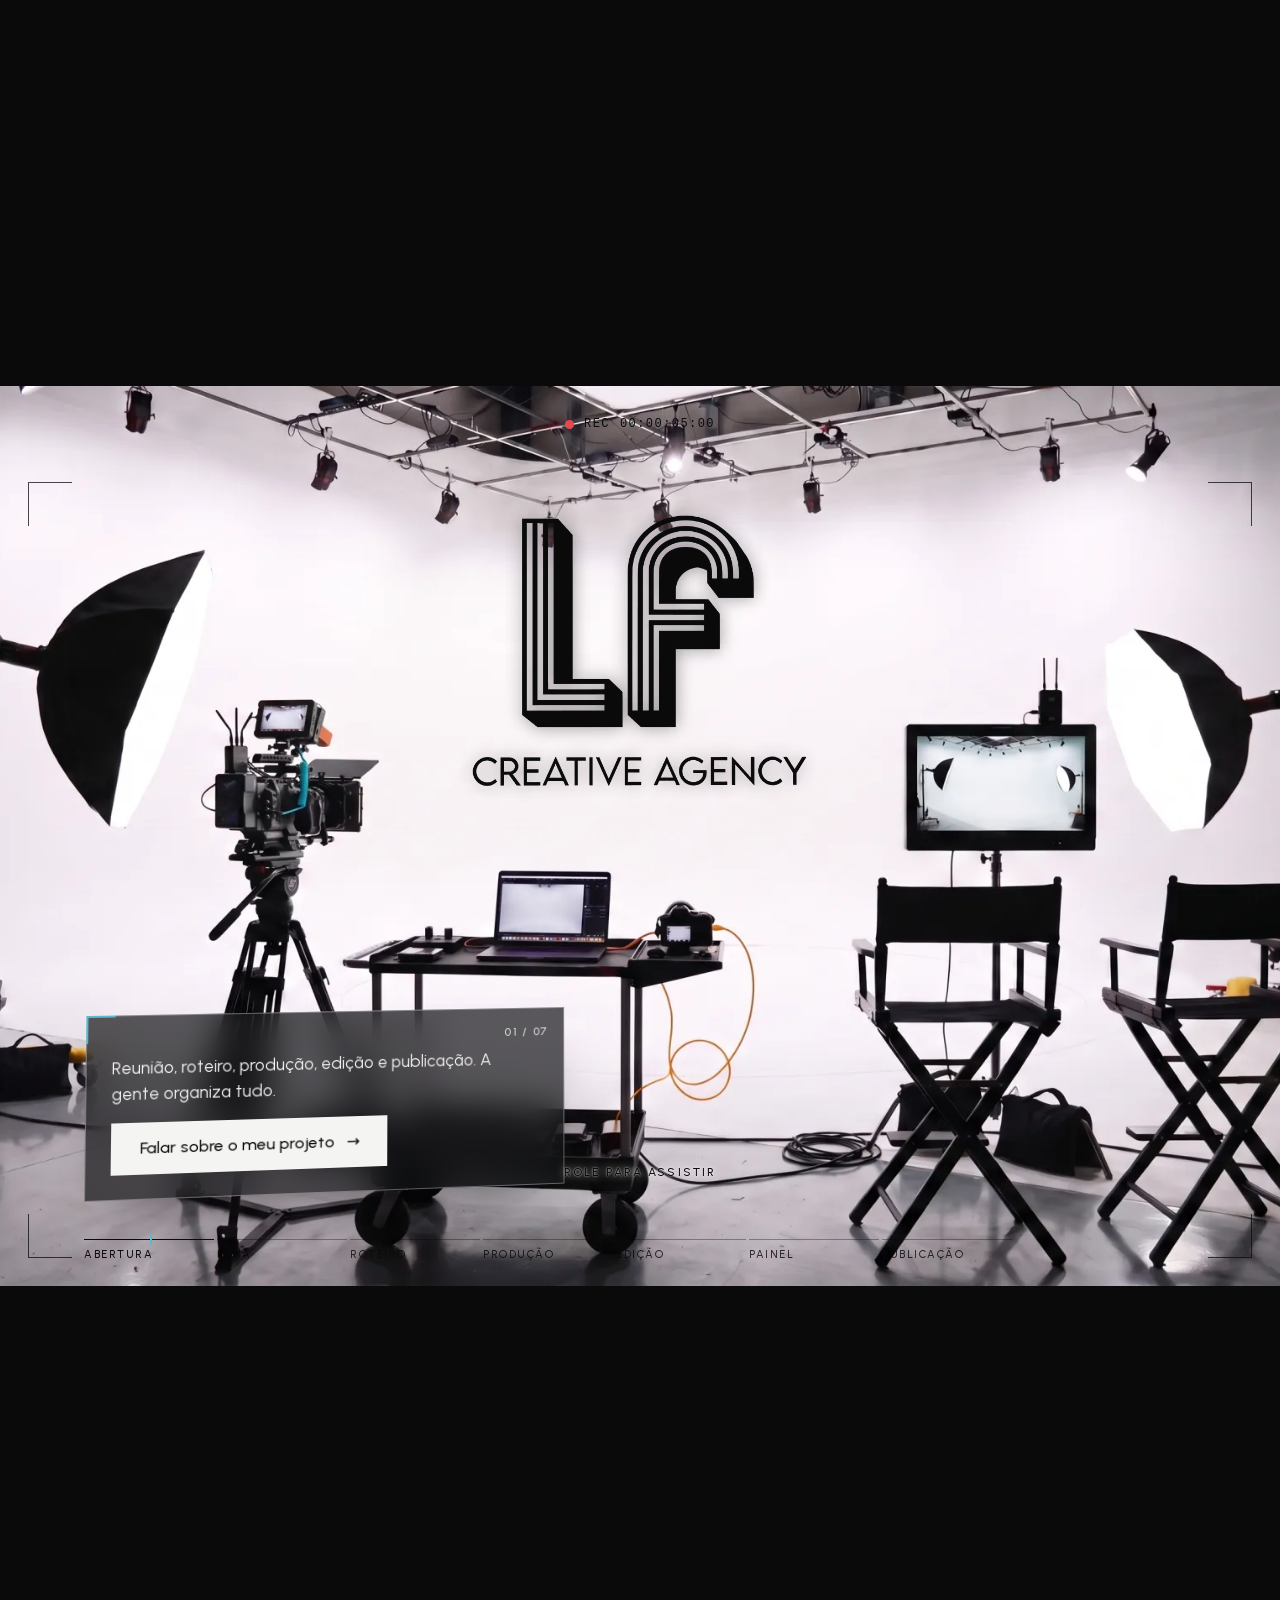
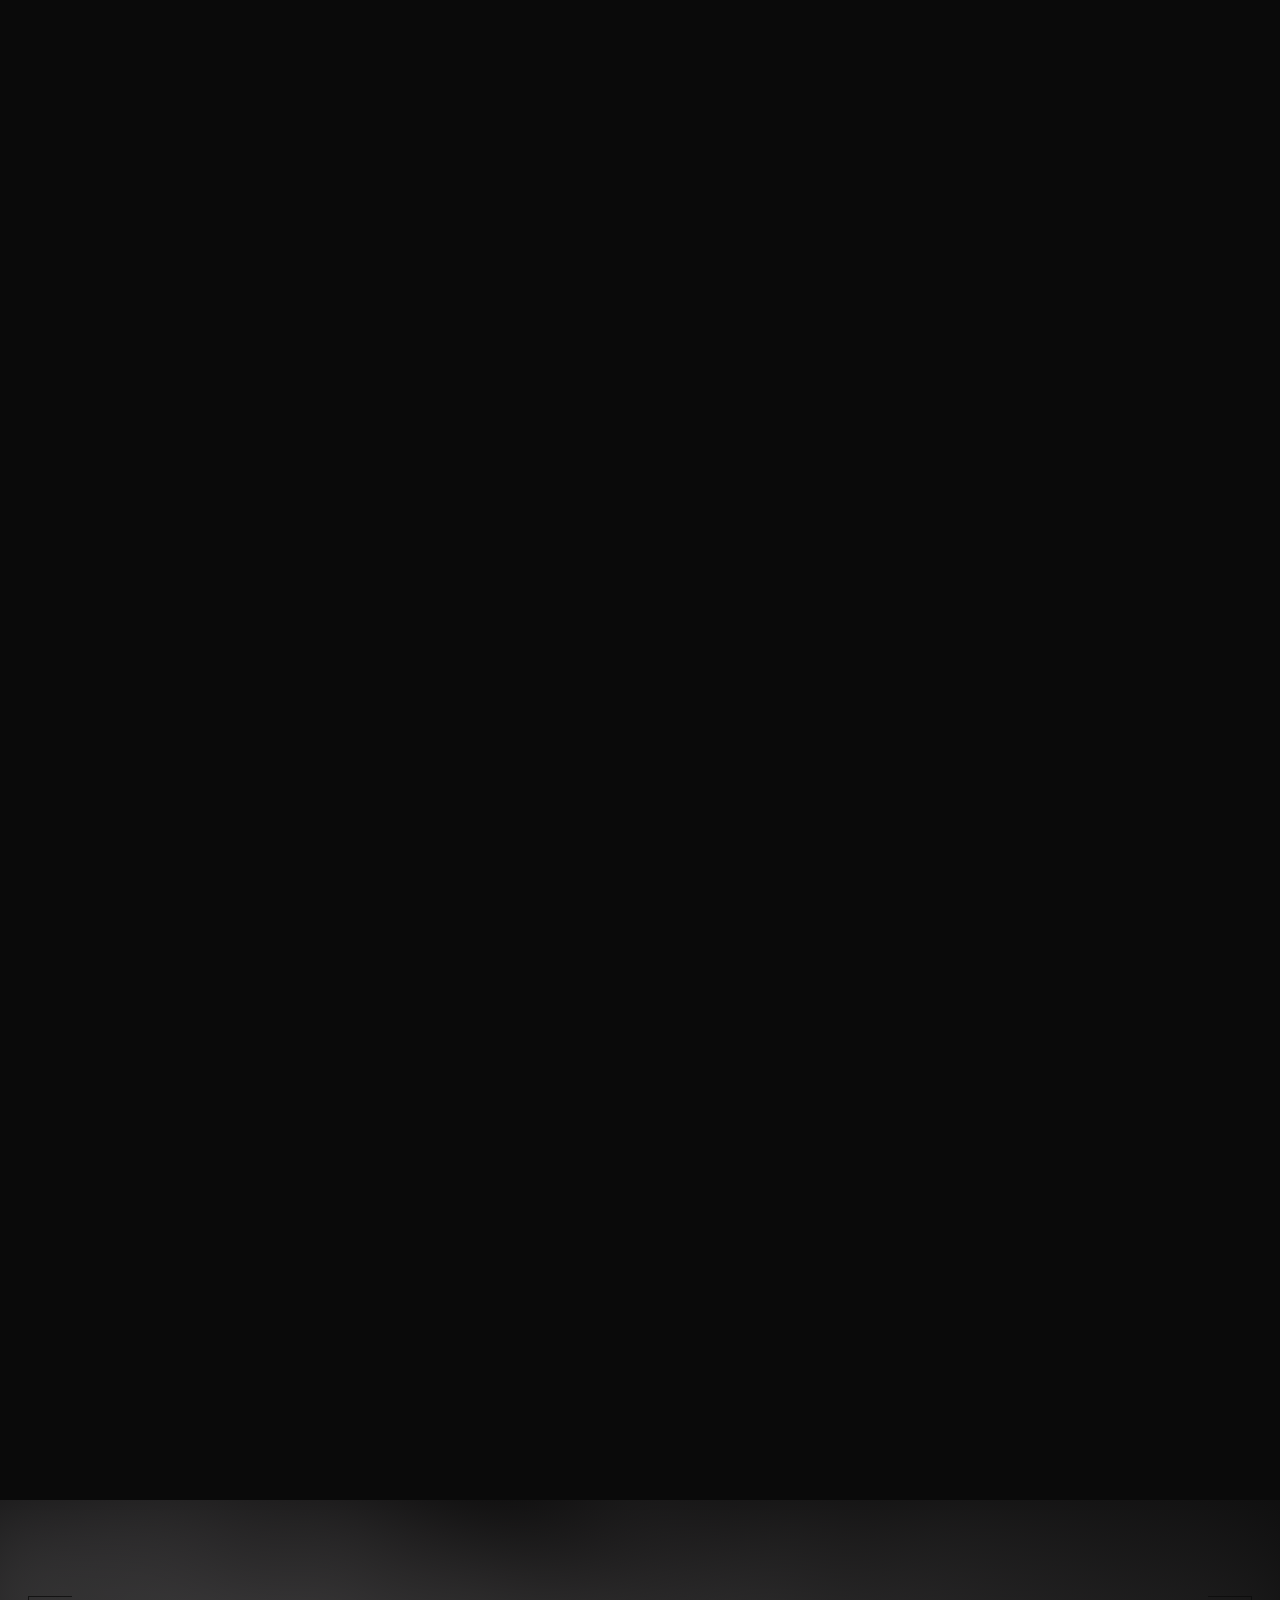
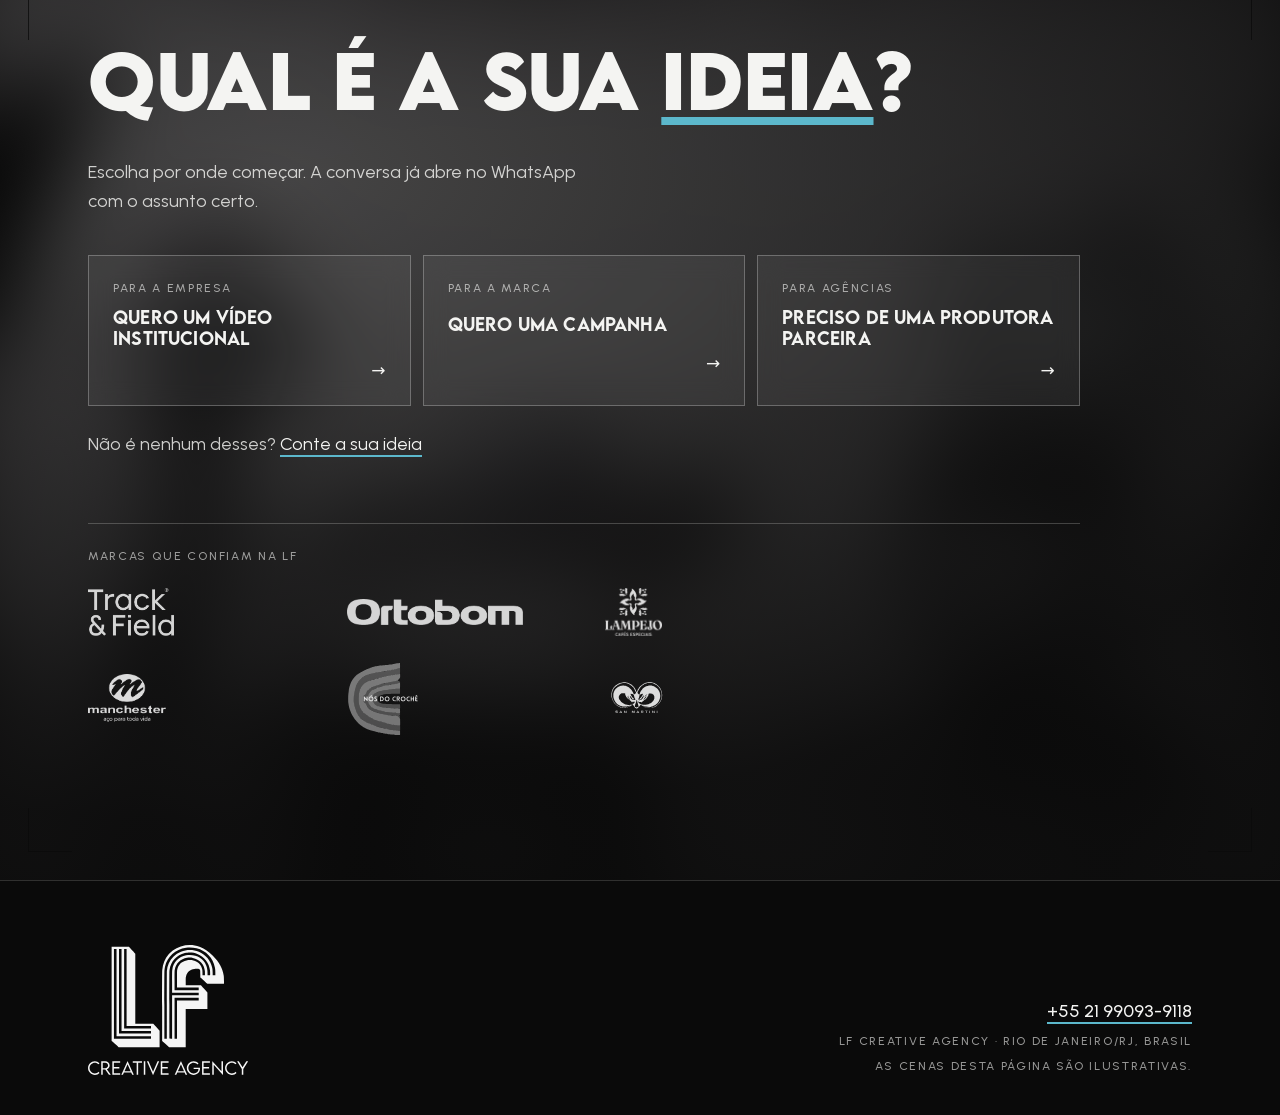
<file: index.html>
<!doctype html>
<html lang="pt-BR">
<head>
<meta charset="utf-8">
<!-- A página principal leva direto para a LP de produção audiovisual. A LP geral antiga fica no histórico do git. -->
<title>LF Creative Agency</title>
<meta name="viewport" content="width=device-width, initial-scale=1">
<link rel="canonical" href="https://lfcreative.com.br/audiovisual/">
<meta http-equiv="refresh" content="0; url=/audiovisual/">
<script>location.replace('/audiovisual/' + location.search + location.hash);</script>
<link rel="icon" href="/favicon.ico">
</head>
<body style="background:#0A0A0A">
<p><a href="/audiovisual/" style="color:#F4F4F2;font:16px system-ui,sans-serif">Ir para a LF Creative Agency</a></p>
</body>
</html>
</file>
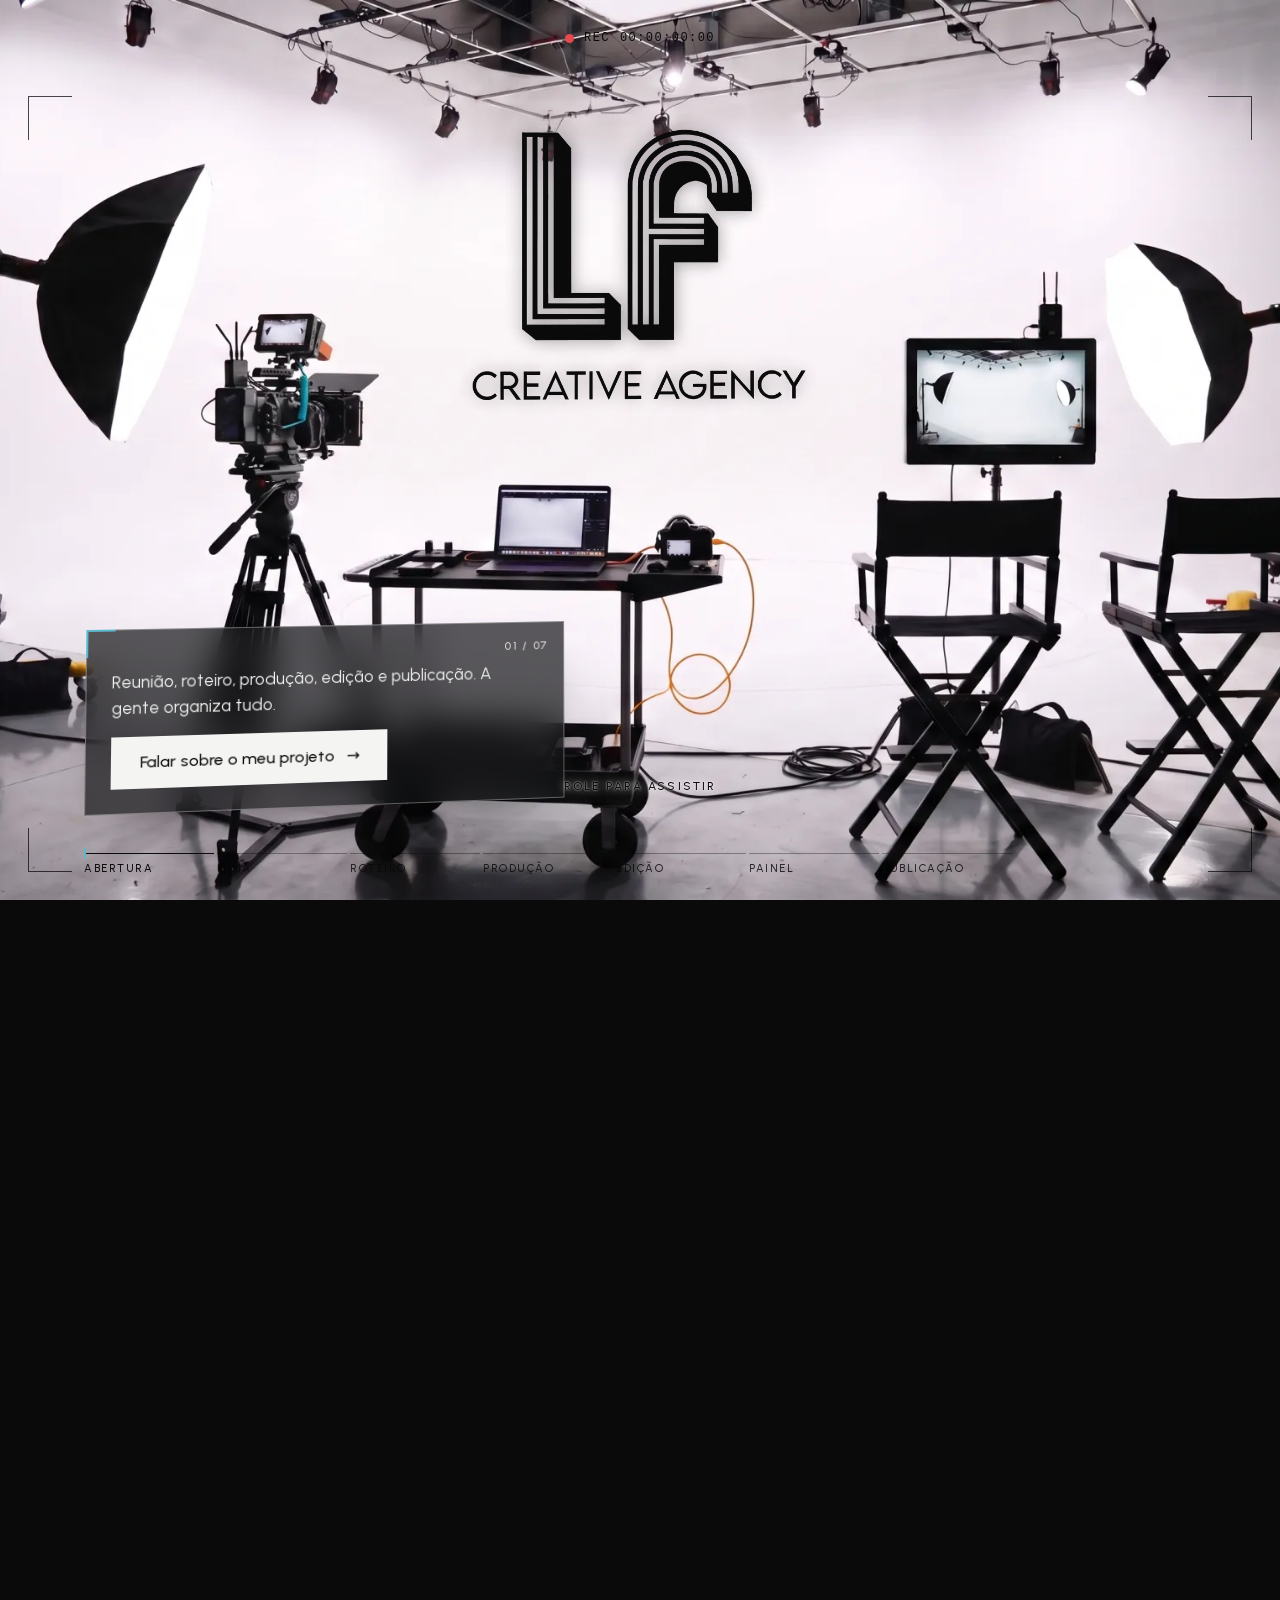
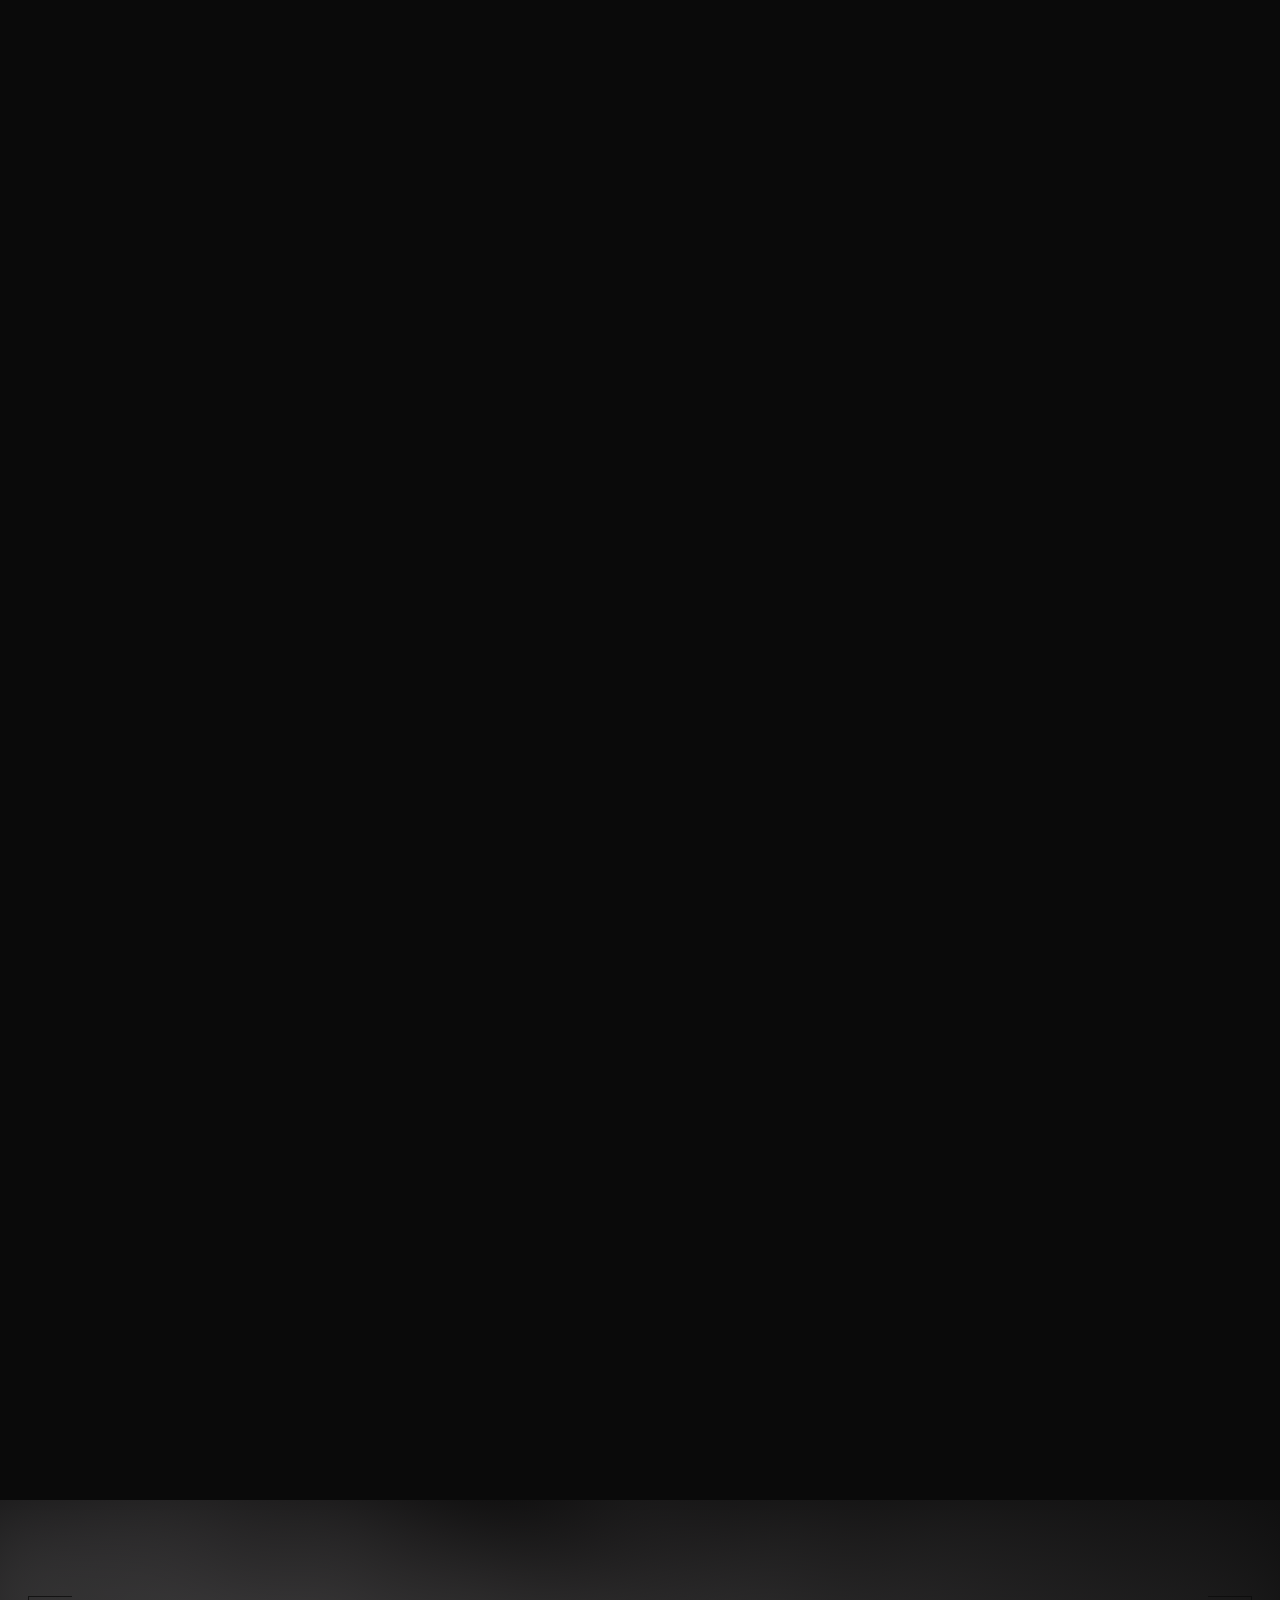
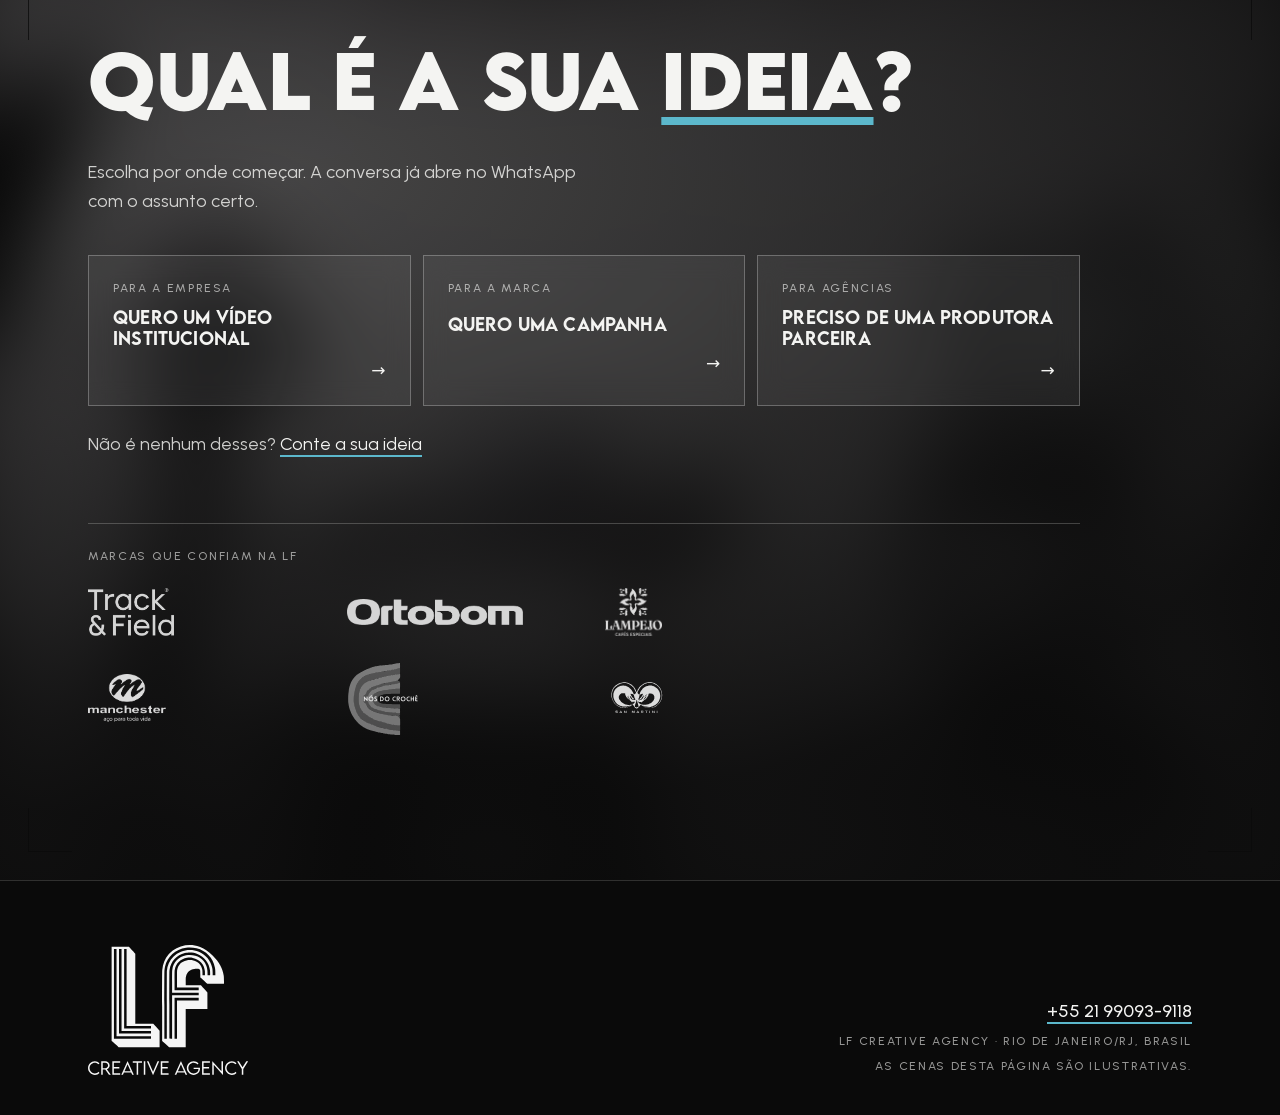
<file: audiovisual/index.html>
<!DOCTYPE html>
<html lang="pt-BR">
<head>
<meta charset="UTF-8">
<meta name="viewport" content="width=device-width, initial-scale=1.0">
<title>Produção audiovisual | LF Creative Agency</title>
<meta name="description" content="Reunião, roteiro, produção, edição e publicação. A LF Creative organiza a produção audiovisual da sua empresa, da ideia à tela.">
<meta name="theme-color" content="#0A0A0A">
<link rel="canonical" href="https://lfcreative.com.br/audiovisual/">

<!-- Open Graph -->
<meta property="og:title" content="Produção audiovisual | LF Creative Agency">
<meta property="og:description" content="Reunião, roteiro, produção, edição e publicação. A gente organiza tudo.">
<meta property="og:image" content="https://lfcreative.com.br/audiovisual/assets/img/og-audiovisual.jpg">
<meta property="og:image:width" content="1200">
<meta property="og:image:height" content="630">
<meta property="og:type" content="website">
<meta property="og:url" content="https://lfcreative.com.br/audiovisual/">
<meta name="twitter:card" content="summary_large_image">

<script type="application/ld+json">{"@context": "https://schema.org", "@type": "ProfessionalService", "name": "LF Creative Agency", "url": "https://lfcreative.com.br/audiovisual/", "image": "https://lfcreative.com.br/audiovisual/assets/img/og-audiovisual.jpg", "telephone": "+55 21 99093-9118", "address": {"@type": "PostalAddress", "addressLocality": "Rio de Janeiro", "addressRegion": "RJ", "addressCountry": "BR"}, "areaServed": "BR", "description": "Produção audiovisual para empresas: reunião, roteiro, produção, filmagem, edição e publicação.", "makesOffer": [{"@type": "Offer", "itemOffered": {"@type": "Service", "name": "Filme publicitário"}}, {"@type": "Offer", "itemOffered": {"@type": "Service", "name": "Vídeo institucional"}}, {"@type": "Offer", "itemOffered": {"@type": "Service", "name": "Fashion film"}}, {"@type": "Offer", "itemOffered": {"@type": "Service", "name": "Conteúdo para redes sociais"}}]}</script>

<link rel="icon" href="../favicon.ico" sizes="any">
<link rel="icon" type="image/png" sizes="32x32" href="../favicon-32x32.png">
<link rel="apple-touch-icon" sizes="180x180" href="../apple-touch-icon.png">

<link rel="preload" href="assets/fonts/lemonmilk-bold.woff2" as="font" type="font/woff2" crossorigin>
<link rel="preload" href="assets/fonts/urbanist-latin.woff2" as="font" type="font/woff2" crossorigin>

<link rel="stylesheet" href="base.css?v=2026-10-12a">
<link rel="stylesheet" href="audiovisual.css?v=2026-10-27a">

<!-- Google Tag Manager: colar o mesmo snippet da LP geral quando o ID real existir -->
</head>
<body>
<script>document.documentElement.classList.add('carregando')</script>
<div class="claquete" aria-hidden="true">
  <img src="assets/img/logo-lf-monograma-preto.svg" alt="" width="72" height="66">
  <span></span>
</div>
<!-- Google Tag Manager (noscript): colar junto com o snippet do head -->

<!-- Desfoque de movimento horizontal, usado no giro de câmera entre as cenas -->
<svg width="0" height="0" style="position:absolute" aria-hidden="true" focusable="false">
  <filter id="borrao-h" x="-8%" width="116%" y="0" height="100%" color-interpolation-filters="sRGB"><feGaussianBlur in="SourceGraphic" stdDeviation="0 0"/></filter>
</svg>

<a class="pular" href="#conteudo">Pular para o conteúdo</a>

<header class="cabecalho">
  <div class="container">
    <a href="../" class="marca" aria-label="LF Creative Agency, página inicial">
      <img src="assets/img/logo-lf-monograma-preto.svg" alt="LF Creative Agency" width="48" height="44">
    </a>
    <a class="btn btn-compacto" data-cta="av_header_whatsapp" href="https://wa.me/5521990939118?text=Ol%C3%A1%2C%20vim%20pela%20p%C3%A1gina%20de%20produ%C3%A7%C3%A3o%20audiovisual%20e%20quero%20falar%20com%20a%20LF%20Creative." target="_blank" rel="noopener"><svg class="ico-wa" viewBox="0 0 24 24" width="18" height="18" aria-hidden="true"><path fill="none" stroke="currentColor" stroke-width="1.8" stroke-linejoin="round" d="M4 5h16v11H10l-6 4z"/></svg>Fale com a gente</a>
  </div>
</header>

<main id="conteudo">

<!-- FILME: sete cenas, do set à entrega. Com JS vira um palco fixo que troca de cena na rolagem;
     sem JS ou com "reduzir movimento", as cenas ficam empilhadas como seções comuns. -->
<section class="filme" id="filme" aria-label="Produção audiovisual em sete cenas">
  <div class="palco">
    <article class="cena cena-abertura" id="cena-abertura" data-nome="Abertura" style="--foco:50%" data-tom="claro" data-video="assets/video/set.mp4">
      <div class="cena-midia">
        <img src="assets/img/cena-set-1920.webp" srcset="assets/img/cena-set-1100.webp 1100w, assets/img/cena-set-1920.webp 1920w" sizes="100vw" width="1920" height="1072" alt="Estúdio de gravação montado, com fundo infinito branco, câmera, monitor de direção e duas cadeiras vazias." decoding="async" fetchpriority="high">
      </div>
      <div class="cena-texto">
        <div class="cena-titulo">
          <!-- Vinheta 3D aprovada do logo (ID VISUAL/Vinheta do logo), em silhueta preta lisa, sem brilho, com fundo transparente (WebM com alfa; HEVC com alfa no Safari). Toca uma vez e para no quadro final. -->
          <video class="logo-3d" muted playsinline preload="none" aria-hidden="true" width="700" height="600"></video>
          <img class="logo-fixo" src="assets/img/logo-lf-preto.svg" alt="LF Creative Agency" width="160" height="130">
          <h1 class="so-leitor">LF Creative Agency: produção audiovisual</h1>   <!-- título só para o Google e leitores de tela -->
        </div>
        <div class="cena-painel">
          <p class="cena-apoio">Reunião, roteiro, produção, edição e publicação. A gente organiza tudo.</p>
          <a class="btn" data-cta="av_abertura_whatsapp" href="https://wa.me/5521990939118?text=Ol%C3%A1%2C%20vi%20a%20p%C3%A1gina%20de%20produ%C3%A7%C3%A3o%20audiovisual%20da%20LF%20e%20quero%20conversar%20sobre%20um%20projeto%20de%20v%C3%ADdeo." target="_blank" rel="noopener">Falar sobre o meu projeto</a>
          <p class="cena-numero rotulo" aria-hidden="true">01 / 07</p>
        </div>
      </div>
    </article>
    <!-- Capítulos do filme (19/10/2026). Cada vídeo com data-uma-vez toca uma vez e para no último quadro;
         depois aparece a seta "Continuar" e, sem clique em 2 s, a página desce sozinha.
         data-entrada="continua": a cena entra por fusão, sem giro, porque continua a imagem da anterior. -->
    <article class="cena" id="cena-ideia" data-nome="Ideia" data-compacto data-lado-cel="topo" style="--foco:50%; --painel-l:30rem" data-video="assets/video/ideia.mp4" data-uma-vez data-dur="8.7">
      <div class="cena-midia">
        <img src="assets/img/cena-ideia-1920.webp" srcset="assets/img/cena-ideia-1100.webp 1100w, assets/img/cena-ideia-1920.webp 1920w" sizes="100vw" width="1920" height="1072" alt="Um avião de papel voa sobre a orla do Rio de Janeiro ao entardecer e entra pela janela de um apartamento até pousar numa mesa de trabalho." decoding="async" loading="lazy">
      </div>
      <div class="cena-texto">
        <div class="cena-painel">
          <div class="cena-titulo">
            <h2>Tudo começa<br> com uma <em>ideia</em></h2>
          </div>
          <p class="cena-apoio">Pode ser um rascunho, uma frase ou só uma vontade.</p>
          <a class="cena-link" data-cta="av_ideia" href="https://wa.me/5521990939118?text=Ol%C3%A1%2C%20vi%20a%20p%C3%A1gina%20de%20audiovisual%20e%20quero%20contar%20a%20minha%20ideia%20de%20v%C3%ADdeo." target="_blank" rel="noopener">Contar a minha ideia</a>
          <p class="cena-numero rotulo" aria-hidden="true">02 / 07</p>
        </div>
      </div>
    </article>
    <article class="cena" id="cena-roteiro" data-nome="Roteiro" data-compacto data-entrada="continua" style="--foco:50%; --painel-l:30rem" data-video="assets/video/roteiro.mp4" data-uma-vez data-dur="6.4">
      <div class="cena-midia">
        <img src="assets/img/cena-roteiro-1280.webp" width="1280" height="720" alt="Mãos pegam o avião de papel na mesa e o abrem: é um roteiro com um storyboard desenhado à mão de uma corrida na praia." decoding="async" loading="lazy">
      </div>
      <div class="cena-texto">
        <div class="cena-painel">
          <div class="cena-titulo">
            <p class="rotulo">Etapa 1</p>
            <h2>Reunião e <em>roteiro</em></h2>
          </div>
          <p class="cena-apoio">A gente ouve a sua ideia e transforma em roteiro, storyboard e plano de filmagem.</p>
          <a class="cena-link" data-cta="av_etapa_reuniao" href="https://wa.me/5521990939118?text=Ol%C3%A1%2C%20quero%20marcar%20uma%20conversa%20sobre%20um%20v%C3%ADdeo%20para%20a%20minha%20empresa." target="_blank" rel="noopener">Marcar uma conversa</a>
          <p class="cena-numero rotulo" aria-hidden="true">03 / 07</p>
        </div>
      </div>
    </article>
    <article class="cena" id="cena-producao" data-nome="Produção" data-entrada="continua" style="--foco:50%" data-lado="baixo" data-video="">
      <div class="cena-midia">
        <img class="quadro on" data-video="assets/video/praia-storyboard.mp4" data-dur="5.2" src="assets/img/cena-storyboard-1280.webp" width="1280" height="720" alt="A câmera entra no primeiro quadro do storyboard e o desenho vira a gravação: o cinegrafista da LF filma na mão um casal correndo no calçadão da praia." decoding="async" loading="lazy">
        <img class="quadro" data-video="assets/video/moda.mp4" src="assets/img/cena-moda-1920.webp" srcset="assets/img/cena-moda-1100.webp 1100w, assets/img/cena-moda-1920.webp 1920w" sizes="100vw" width="1920" height="1072" alt="Equipe fotografa e filma uma modelo de vestido vermelho em uma escadaria de concreto." decoding="async" loading="lazy">
        <img class="quadro" src="assets/img/cena-carro-1920.webp" srcset="assets/img/cena-carro-1100.webp 1100w, assets/img/cena-carro-1920.webp 1920w" sizes="100vw" width="1920" height="1072" alt="Set montado em uma estrada de serra ao anoitecer, com um carro de faróis acesos." decoding="async" loading="lazy">
        <img class="quadro" data-video="assets/video/industria.mp4" src="assets/img/cena-industria-1920.webp" srcset="assets/img/cena-industria-1100.webp 1100w, assets/img/cena-industria-1920.webp 1920w" sizes="100vw" width="1920" height="1072" alt="Equipe de capacete e colete grava a entrevista de um diretor no pátio de um centro logístico." decoding="async" loading="lazy">
      </div>
      <div class="cena-texto">
        <div class="cena-painel">
          <div class="cena-titulo">
            <p class="rotulo">Etapa 2</p>
            <h2>Produção <em>audiovisual</em></h2>
          </div>
          <p class="cena-apoio">Em estúdio ou em campo, com equipe própria.</p>
          <ul class="cena-palavras">
            <li class="on">Direção de arte</li>
            <li>Luz e equipamento</li>
            <li>Locação e diárias</li>
            <li>Equipe</li>
          </ul>
          <a class="cena-link" data-cta="av_etapa_producao" href="https://wa.me/5521990939118?text=Ol%C3%A1%2C%20quero%20falar%20sobre%20a%20produ%C3%A7%C3%A3o%20de%20um%20v%C3%ADdeo%20com%20a%20LF%20Creative." target="_blank" rel="noopener">Falar sobre a minha produção</a>
          <p class="cena-numero rotulo" aria-hidden="true">04 / 07</p>
        </div>
      </div>
    </article>
    <article class="cena" id="cena-edicao" data-nome="Edição" style="--foco:50%" data-video="">
      <div class="cena-midia">
        <img src="assets/img/cena-edicao-1920.webp" srcset="assets/img/cena-edicao-1100.webp 1100w, assets/img/cena-edicao-1920.webp 1920w" sizes="100vw" width="1920" height="1072" alt="Editor de costas em uma ilha de edição, com os filmes na linha do tempo." decoding="async" loading="lazy">
      </div>
      <div class="cena-texto">
        <div class="cena-painel">
          <div class="cena-titulo">
            <p class="rotulo">Etapa 3</p>
            <h2><em>Edição</em></h2>
          </div>
          <p class="cena-apoio">Montagem, cor e som. Você assiste, pede ajustes e aprova.</p>
          <a class="cena-link" data-cta="av_etapa_edicao" href="https://wa.me/5521990939118?text=Ol%C3%A1%2C%20vi%20a%20etapa%20de%20edi%C3%A7%C3%A3o%20na%20p%C3%A1gina%20da%20LF%20e%20quero%20conversar%20sobre%20um%20projeto." target="_blank" rel="noopener">Falar sobre o meu projeto</a>
          <p class="cena-numero rotulo" aria-hidden="true">05 / 07</p>
        </div>
      </div>
    </article>
    <!-- Painel do cliente: demonstração que roda sozinha (iframe com ?auto=1, carregado só quando a cena entra) -->
    <article class="cena" id="cena-painel" data-tom="claro" data-nome="Painel" data-compacto data-lado="baixo" data-lado-cel="topo" style="--foco:50%" data-video="" data-dur="9.8">
      <div class="cena-midia">
        <img src="assets/img/cena-painel-1440.webp" width="1440" height="810" alt="Painel do cliente: os vídeos prontos para assistir, aprovar e baixar em tamanhos para site, Instagram e stories." decoding="async" loading="lazy">
        <iframe class="painel-demo" title="Demonstração do painel do cliente" data-src="painel/?auto=1" tabindex="-1" aria-hidden="true"></iframe>
      </div>
      <div class="cena-texto">
        <div class="cena-painel">
          <div class="cena-titulo">
            <h2>Tudo no seu <em>painel</em></h2>
          </div>
          <p class="cena-apoio">Arquivos, prazos e entregas em um lugar só.</p>
          <a class="cena-link" data-cta="av_painel" href="https://wa.me/5521990939118?text=Ol%C3%A1%2C%20quero%20saber%20mais%20sobre%20o%20painel%20do%20cliente%20da%20LF." target="_blank" rel="noopener">Quero ver o painel</a>
          <p class="cena-numero rotulo" aria-hidden="true">06 / 07</p>
        </div>
      </div>
    </article>
    <article class="cena" id="cena-publicacao" data-nome="Publicação" data-lado="direita" data-compacto style="--foco:32%; --painel-l:25rem" data-video="">
      <div class="cena-midia">
        <img src="assets/img/cena-entrega-1920.webp" srcset="assets/img/cena-entrega-1100.webp 1100w, assets/img/cena-entrega-1920.webp 1920w" sizes="100vw" width="1920" height="1072" alt="Avenida ao entardecer com o filme em um outdoor, em um painel de rua e na tela de um celular." decoding="async" loading="lazy">
      </div>
      <div class="cena-texto">
        <div class="cena-painel">
          <div class="cena-titulo">
            <p class="rotulo">Etapa 4</p>
            <h2><em>Publicação</em></h2>
          </div>
          <p class="cena-apoio">Nas redes, na rua e no shopping.</p>
          <a class="cena-link" data-cta="av_etapa_publicacao" href="https://wa.me/5521990939118?text=Ol%C3%A1%2C%20quero%20falar%20sobre%20um%20v%C3%ADdeo%20para%20a%20campanha%20da%20minha%20empresa." target="_blank" rel="noopener">Falar sobre a minha campanha</a>
          <p class="cena-numero rotulo" aria-hidden="true">07 / 07</p>
        </div>
      </div>
    </article>
    <button class="rolar" type="button" aria-label="Começar a sequência das etapas">
      <span>Role para assistir</span>
      <svg viewBox="0 0 24 24" width="22" height="22" aria-hidden="true"><path d="M6 9l6 6 6-6" fill="none" stroke="currentColor" stroke-width="1.6"/></svg>
    </button>
    <button class="seguir" type="button" aria-label="Ir para o próximo capítulo">   <!-- aparece quando o vídeo do capítulo termina -->
      <span>Continuar</span>
      <svg viewBox="0 0 24 24" width="22" height="22" aria-hidden="true"><path d="M6 9l6 6 6-6" fill="none" stroke="currentColor" stroke-width="1.6"/></svg>
    </button>
    <nav class="passos" aria-label="Cenas"></nav>
  </div>
</section>

<!-- FECHAMENTO -->
<section class="secao contato fim" id="contato">
  <div class="hud" aria-hidden="true"><i></i><i></i><i></i><i></i></div>
  <div class="container">
    <h2 class="revela">Qual é a sua <em>ideia</em>?</h2>
    <p class="fim-apoio revela">Escolha por onde começar. A conversa já abre no WhatsApp com o assunto certo.</p>
    <ul class="atalhos revela">
      <li><a class="atalho" data-cta="av_fim_institucional" href="https://wa.me/5521990939118?text=Ol%C3%A1%2C%20quero%20um%20v%C3%ADdeo%20institucional%20para%20a%20minha%20empresa." target="_blank" rel="noopener"><span class="rotulo">Para a empresa</span>Quero um vídeo institucional</a></li>
      <li><a class="atalho" data-cta="av_fim_campanha" href="https://wa.me/5521990939118?text=Ol%C3%A1%2C%20quero%20produzir%20o%20filme%20de%20uma%20campanha." target="_blank" rel="noopener"><span class="rotulo">Para a marca</span>Quero uma campanha</a></li>
      <li><a class="atalho" data-cta="av_fim_agencia" href="https://wa.me/5521990939118?text=Ol%C3%A1%2C%20sou%20de%20ag%C3%AAncia%20e%20quero%20conversar%20sobre%20a%20LF%20como%20produtora%20parceira." target="_blank" rel="noopener"><span class="rotulo">Para agências</span>Preciso de uma produtora parceira</a></li>
    </ul>
    <p class="fim-outra revela">Não é nenhum desses? <a data-cta="av_fim_outra" href="https://wa.me/5521990939118?text=Ol%C3%A1%2C%20vi%20a%20p%C3%A1gina%20de%20audiovisual%20e%20quero%20contar%20a%20minha%20ideia%20de%20v%C3%ADdeo.20Creative." target="_blank" rel="noopener">Conte a sua ideia</a></p>
    <div class="fim-clientes revela">
      <p class="rotulo">Marcas que confiam na LF</p>
      <ul>
        <li><img class="alto" src="assets/img/clientes/track-and-field.webp" alt="Track &amp; Field" width="627" height="350" loading="lazy"></li>
        <li><img src="assets/img/clientes/ortobom.webp" alt="Ortobom" width="523" height="77" loading="lazy"></li>
        <li><img class="alto" src="assets/img/clientes/cafe-lampejo.webp" alt="Café Lampejo" width="472" height="398" loading="lazy"></li>
        <li><img class="alto" src="assets/img/clientes/grupo-manchester.webp" alt="Grupo Manchester" width="900" height="556" loading="lazy"></li>
        <li><img class="alto cor grande" src="assets/img/clientes/nos-do-croche.svg" alt="Nós do Crochê" width="325" height="335" loading="lazy"></li>
        <li><img class="alto cor" src="assets/img/clientes/san-martini.svg" alt="San Martini" width="200" height="150" loading="lazy"></li>
      </ul>
    </div>
  </div>
</section>

</main>

<footer class="rodape">
  <div class="container">
    <img class="rodape-logo" src="assets/img/logo-lf-preto.svg" alt="LF Creative Agency" width="160" height="130" loading="lazy">
    <div class="rodape-dados">
      <a data-cta="av_rodape_whatsapp" href="https://wa.me/5521990939118?text=Ol%C3%A1%2C%20encontrei%20o%20WhatsApp%20de%20voc%C3%AAs%20na%20p%C3%A1gina%20de%20produ%C3%A7%C3%A3o%20audiovisual." target="_blank" rel="noopener">+55 21 99093-9118</a>
      <p class="rotulo">LF Creative Agency · Rio de Janeiro/RJ, Brasil</p>
      <p class="rotulo">As cenas desta página são ilustrativas.</p>
    </div>
  </div>
</footer>

<script src="base.js?v=2026-10-12a"></script>
<script src="audiovisual.js?v=2026-10-27a"></script>
</body>
</html>
</file>
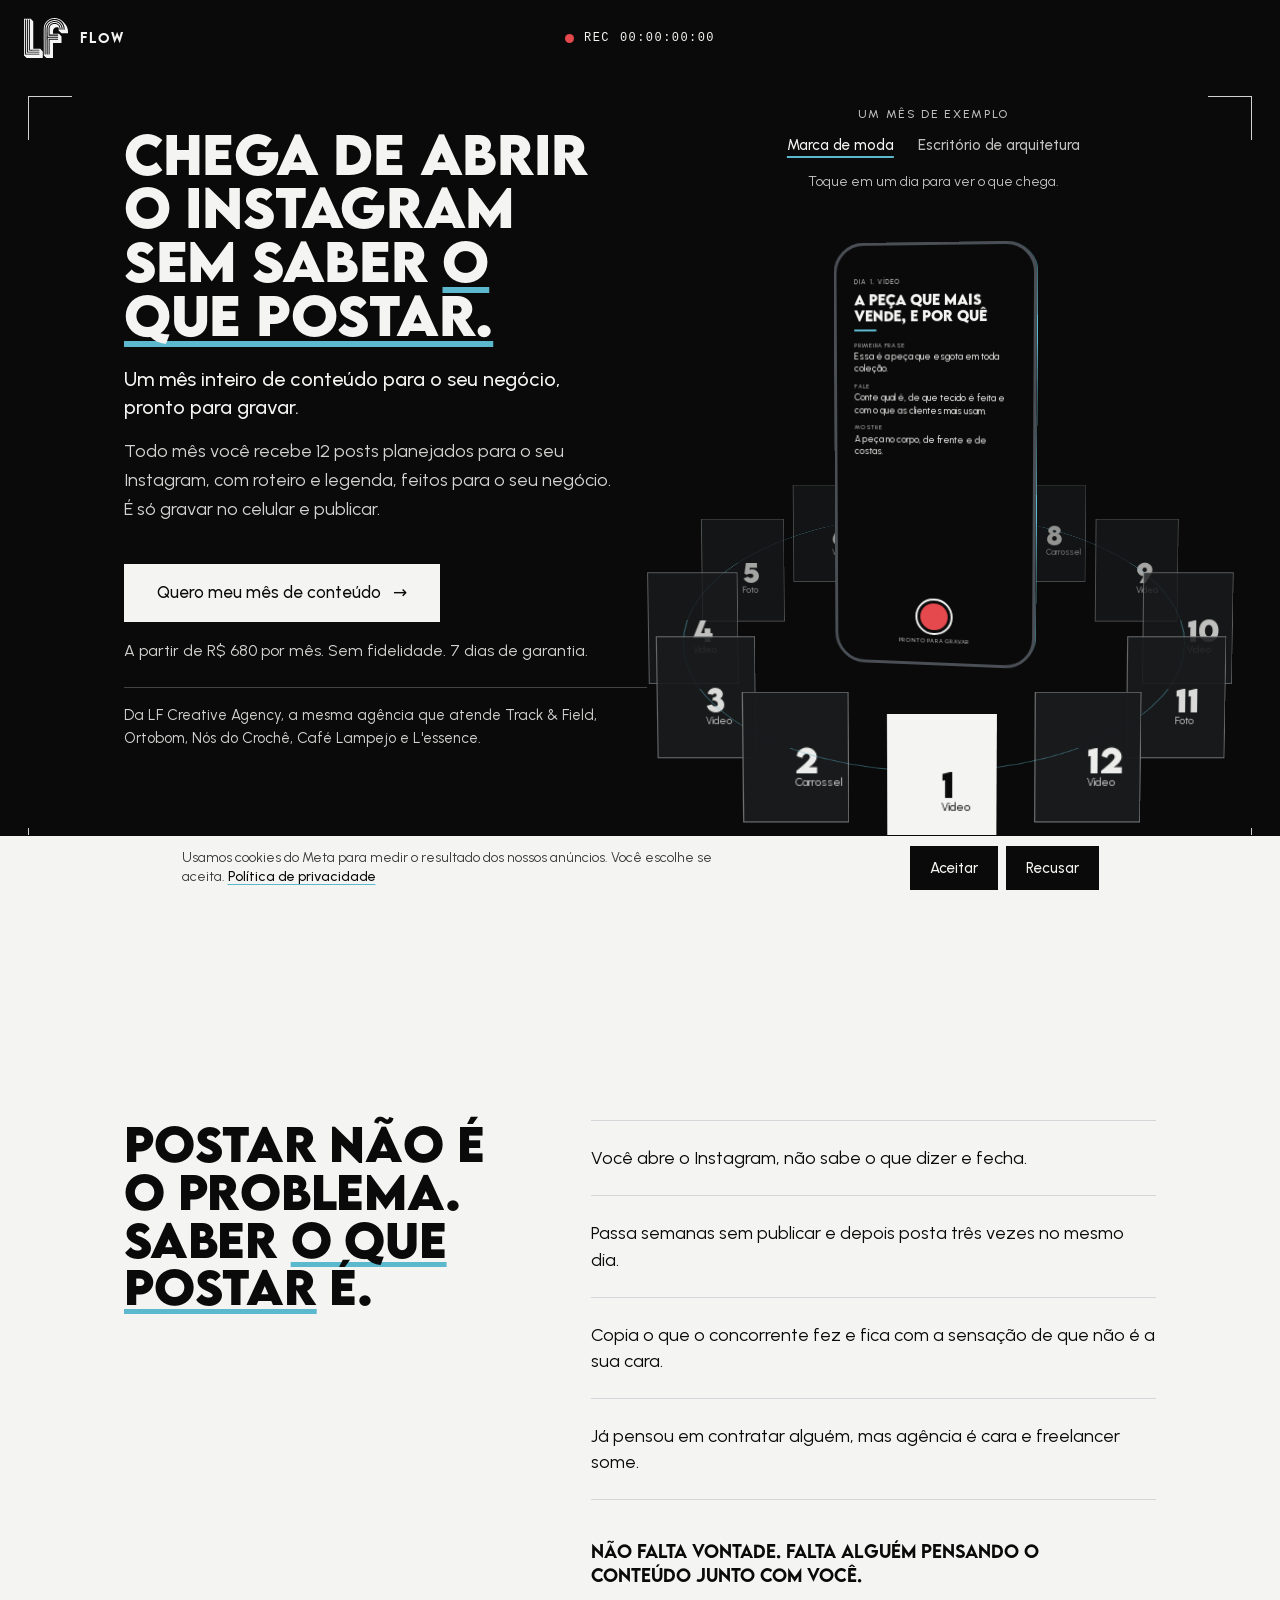
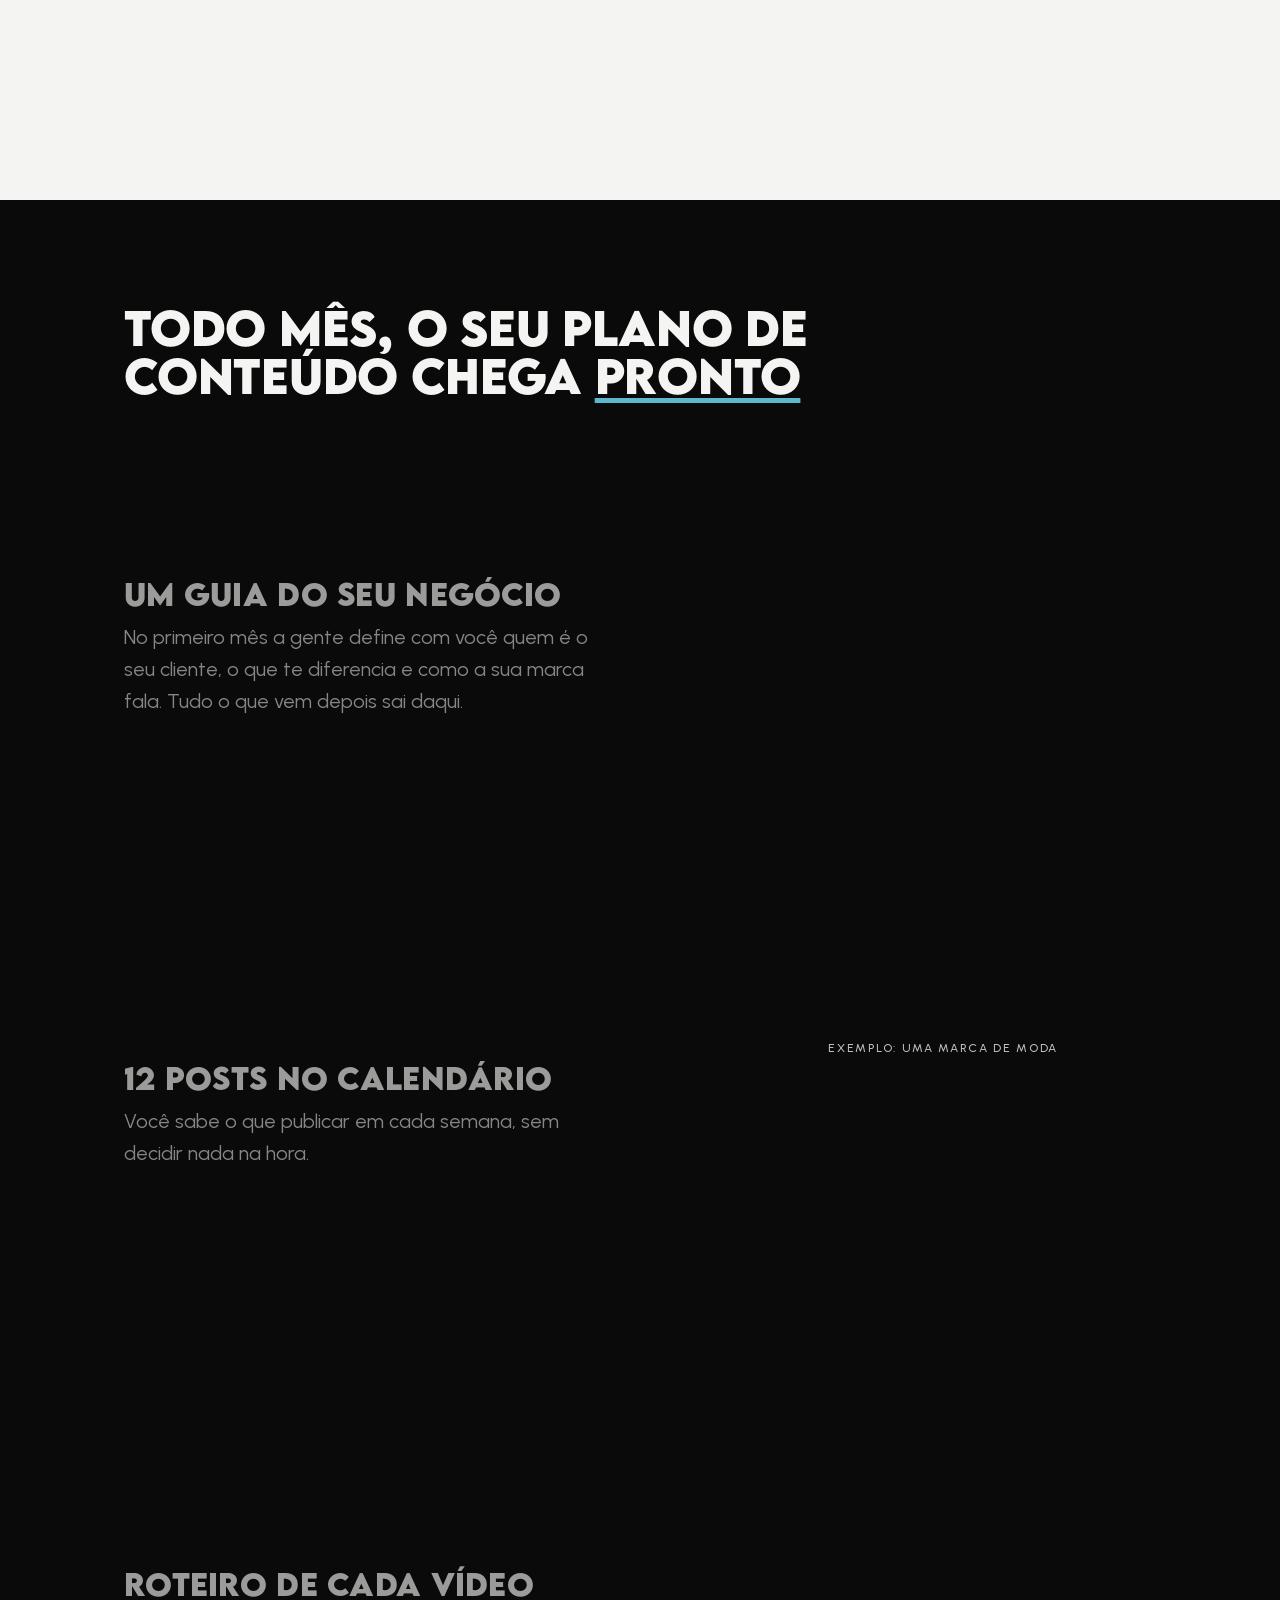
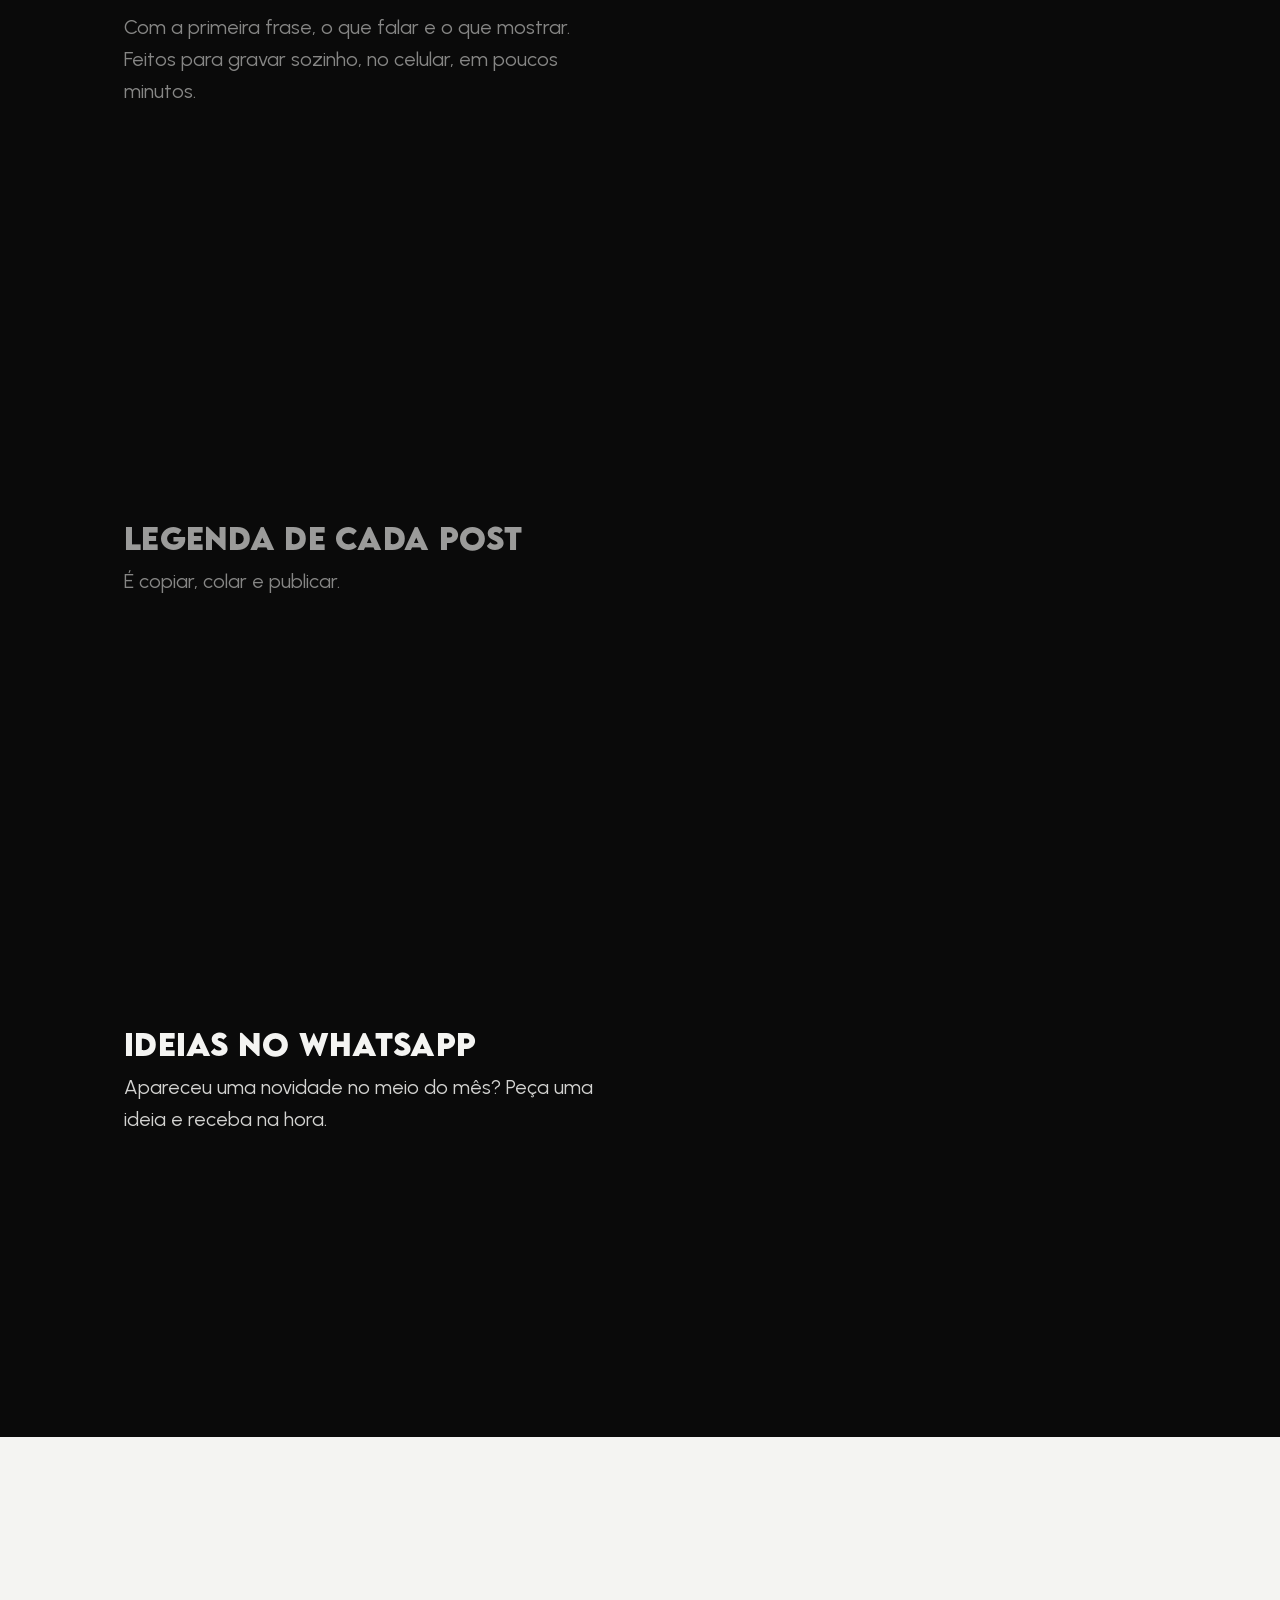
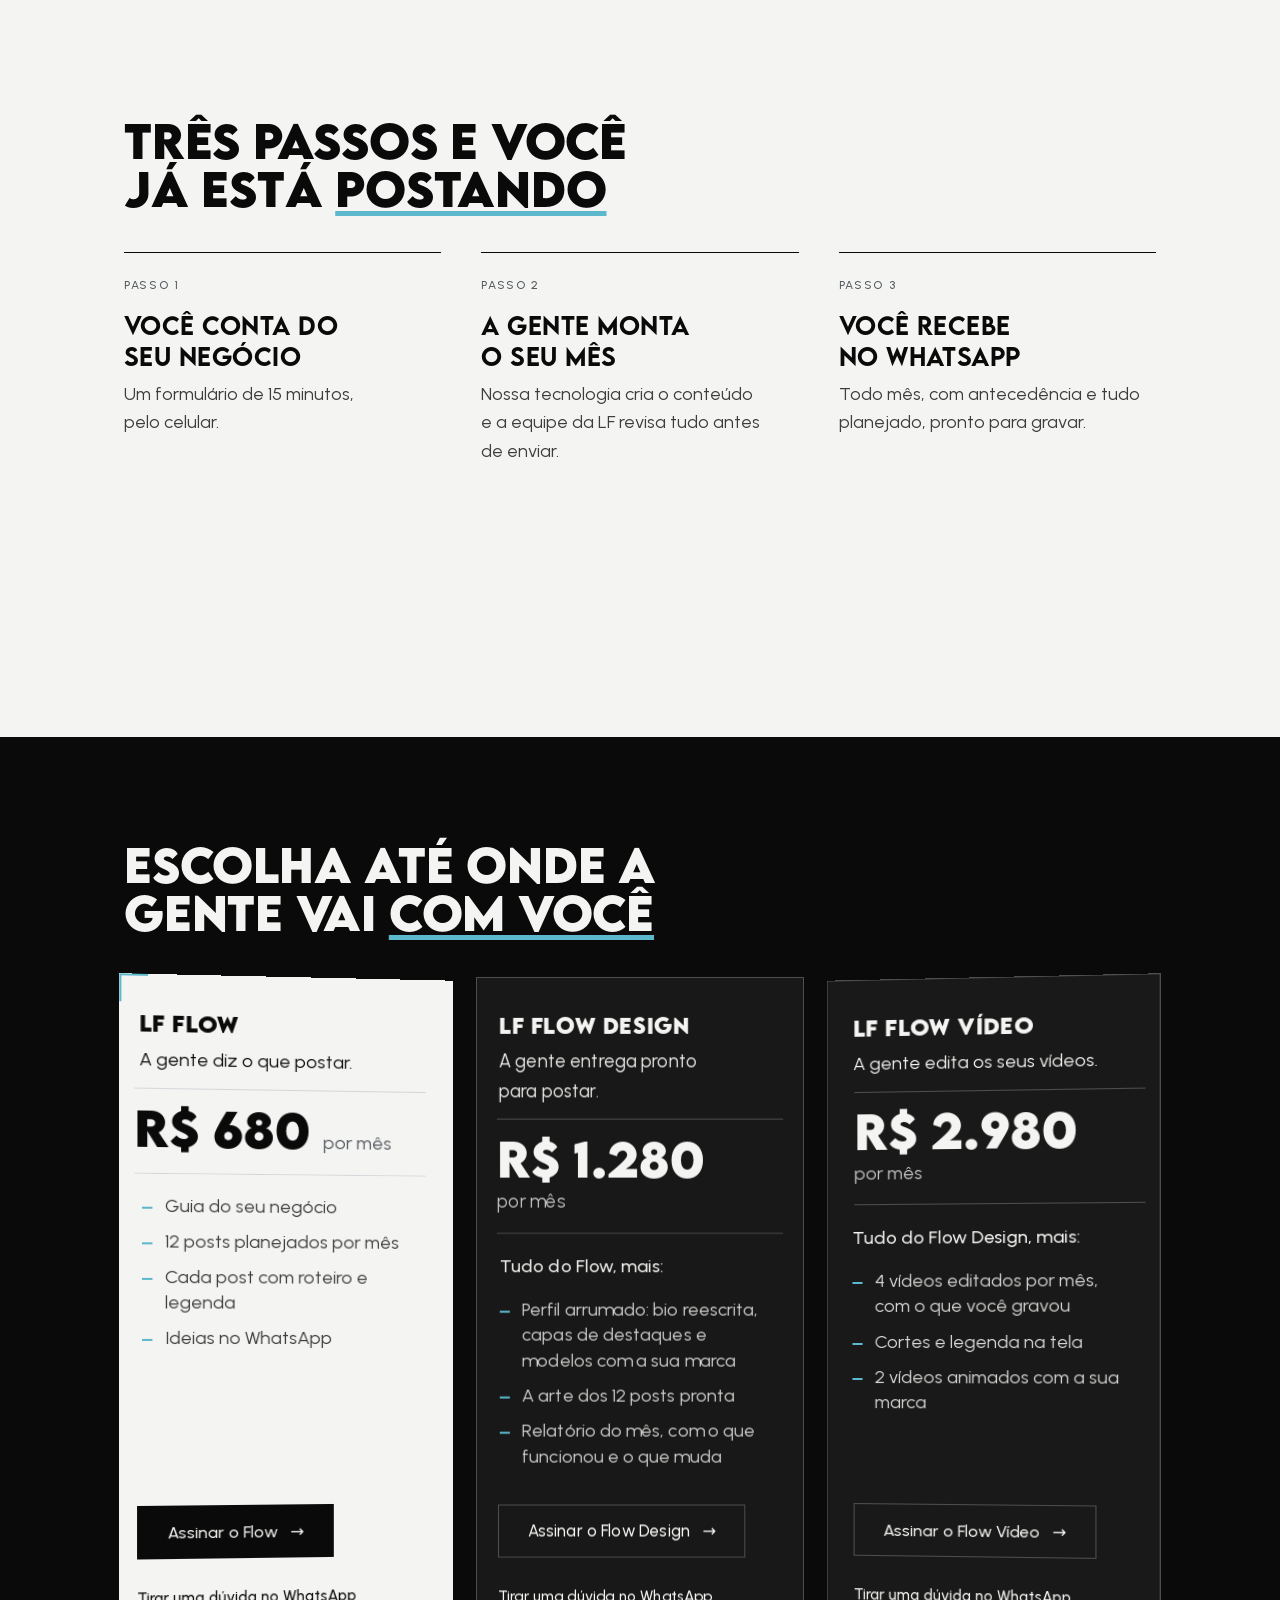
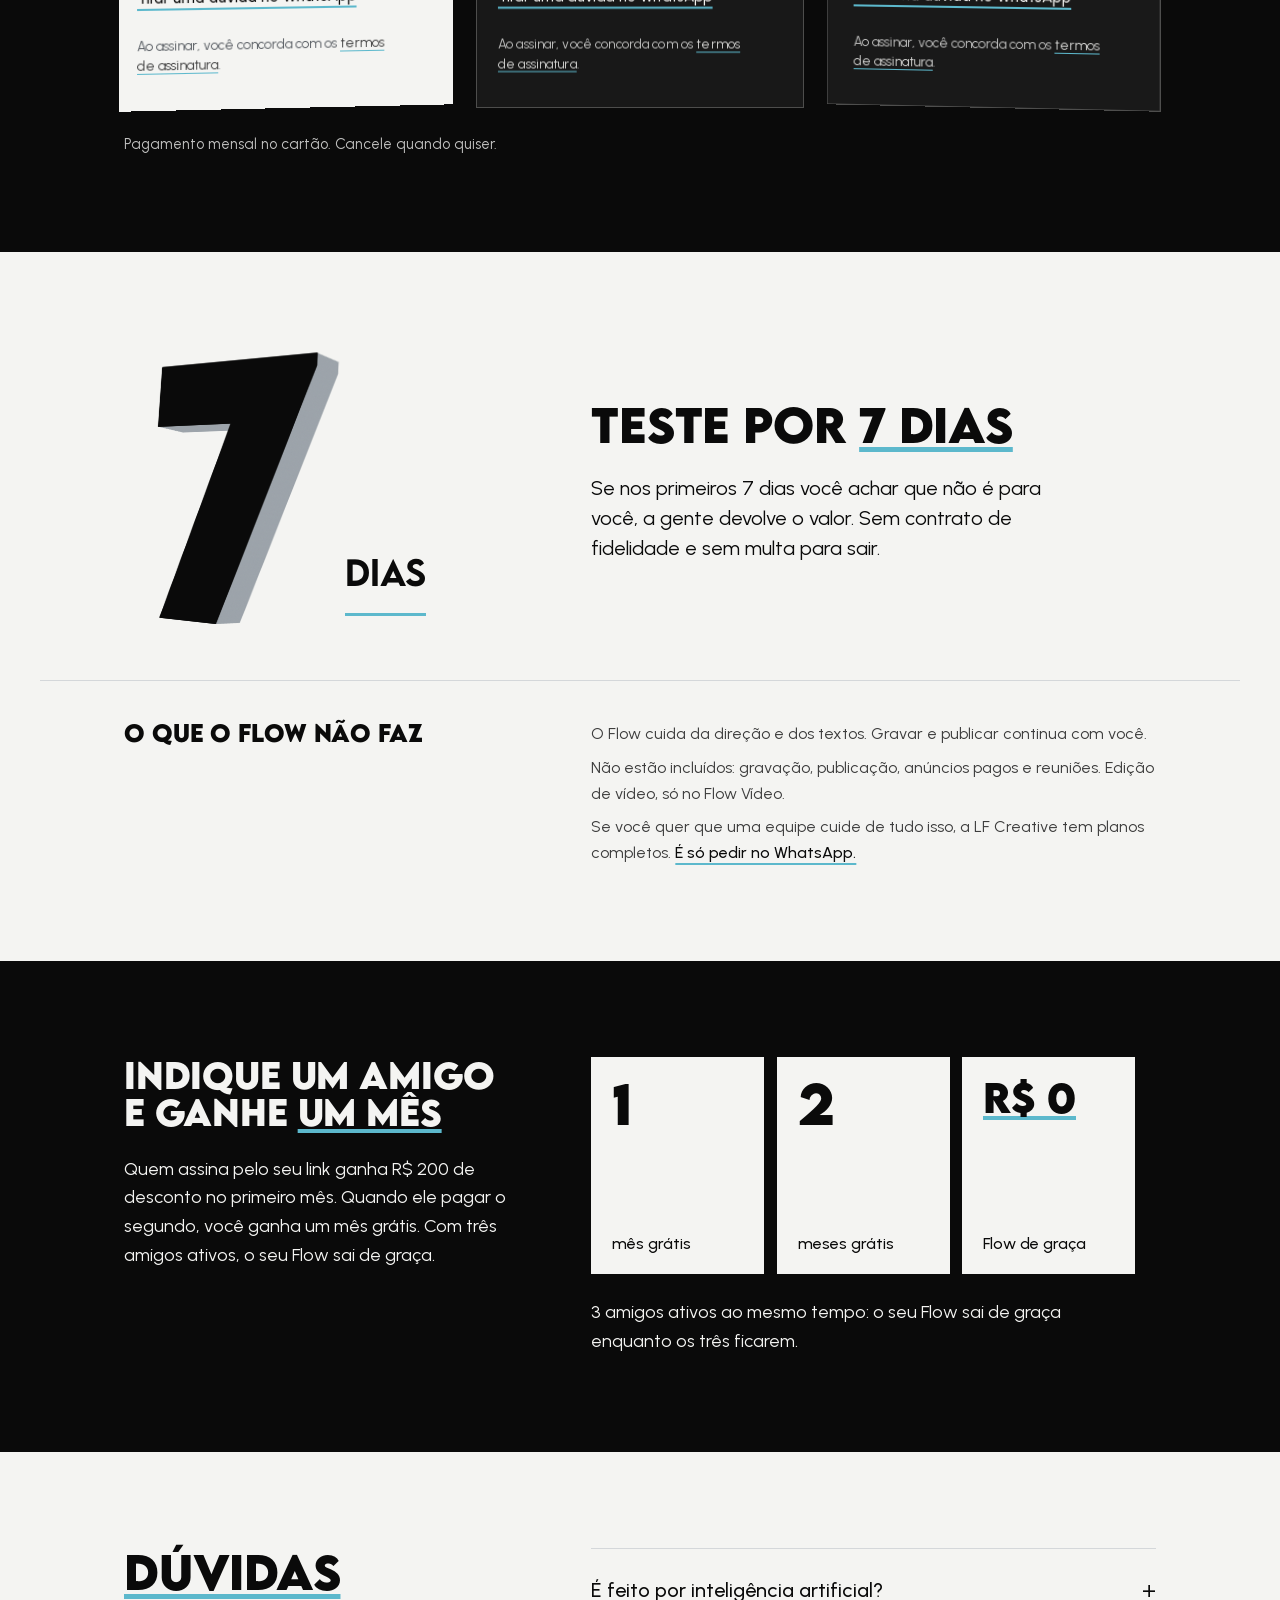
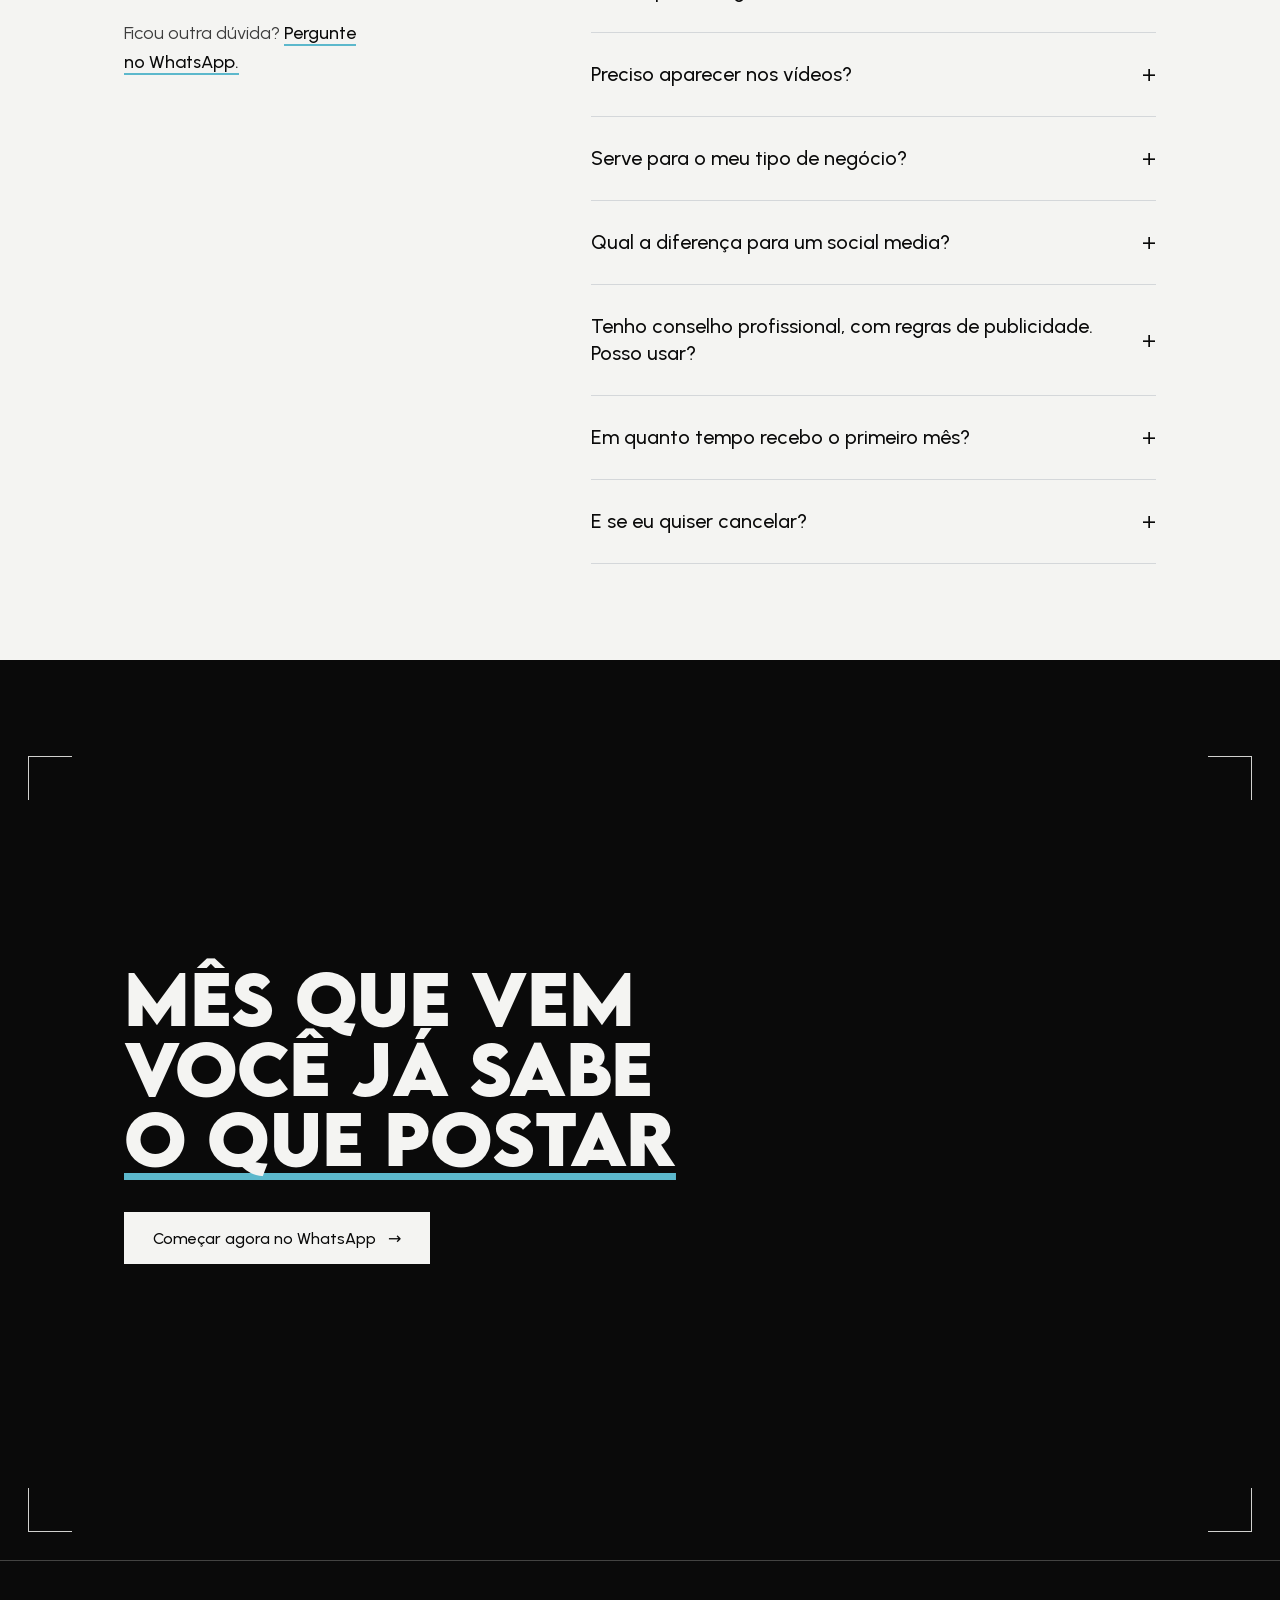
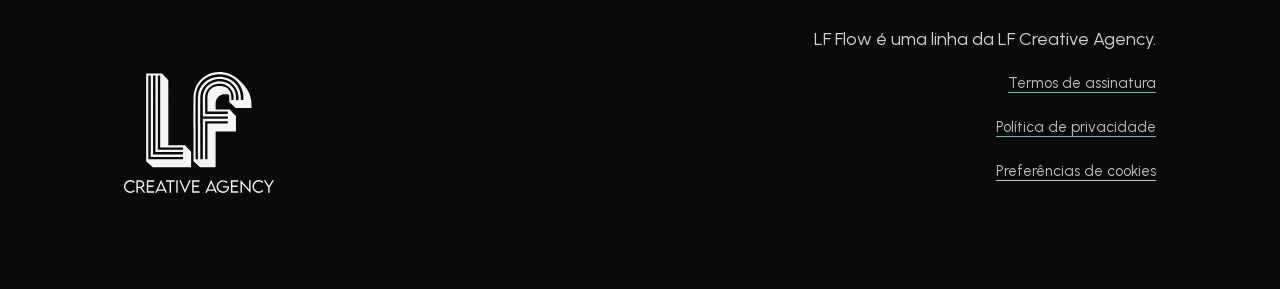
<file: flow/index.html>
<!DOCTYPE html>
<html lang="pt-BR">
<head>
<meta charset="UTF-8">
<meta name="viewport" content="width=device-width, initial-scale=1.0">
<title>LF Flow: um mês inteiro de conteúdo para o seu negócio</title>
<meta name="description" content="Todo mês você recebe 12 posts planejados para o Instagram do seu negócio, com roteiro e legenda. É só gravar e publicar. A partir de R$ 680 por mês, sem fidelidade.">
<meta name="theme-color" content="#0A0A0A">
<link rel="canonical" href="https://lfcreative.com.br/flow/">

<!-- Open Graph -->
<meta property="og:title" content="LF Flow: chega de abrir o Instagram sem saber o que postar">
<meta property="og:description" content="Um mês inteiro de conteúdo para o seu negócio, pronto para gravar. A partir de R$ 680 por mês, sem fidelidade.">
<meta property="og:image" content="https://lfcreative.com.br/flow/assets/img/og-flow.jpg">
<meta property="og:image:width" content="1200">
<meta property="og:image:height" content="630">
<meta property="og:type" content="website">
<meta property="og:locale" content="pt_BR">
<meta property="og:url" content="https://lfcreative.com.br/flow/">
<meta name="twitter:card" content="summary_large_image">

<script type="application/ld+json">{"@context": "https://schema.org", "@type": "Service", "name": "LF Flow", "serviceType": "Assinatura de conteúdo para Instagram", "url": "https://lfcreative.com.br/flow/", "description": "Assinatura mensal de conteúdo para o Instagram de negócios locais: ideias, roteiros de vídeo e legendas, feitos para o negócio e revisados pela equipe da LF.", "areaServed": "BR", "provider": {"@type": "Organization", "name": "LF Creative Agency", "url": "https://lfcreative.com.br/"}, "offers": [{"@type": "Offer", "name": "LF Flow", "price": "680.00", "priceCurrency": "BRL", "description": "Guia do negócio, calendário com 12 posts por mês, cada um com roteiro e legenda, e ideias no WhatsApp. Valor por mês."}, {"@type": "Offer", "name": "LF Flow Design", "price": "1280.00", "priceCurrency": "BRL", "description": "Tudo do Flow, mais a arte dos 12 posts pronta, perfil arrumado e relatório do mês. Valor por mês."}, {"@type": "Offer", "name": "LF Flow Vídeo", "price": "2980.00", "priceCurrency": "BRL", "description": "Tudo do Flow Design, mais 4 vídeos editados e 2 vídeos animados por mês. Valor por mês."}]}</script>
<script type="application/ld+json">{"@context": "https://schema.org", "@type": "FAQPage", "mainEntity": [{"@type": "Question", "name": "É feito por inteligência artificial?", "acceptedAnswer": {"@type": "Answer", "text": "O conteúdo é criado com apoio de inteligência artificial, a partir do que você conta sobre o seu negócio, e revisado por uma pessoa da equipe da LF antes de chegar a você."}}, {"@type": "Question", "name": "Preciso aparecer nos vídeos?", "acceptedAnswer": {"@type": "Answer", "text": "Não é obrigatório. No formulário você diz quem grava e como prefere, e os roteiros são feitos para isso."}}, {"@type": "Question", "name": "Serve para o meu tipo de negócio?", "acceptedAnswer": {"@type": "Answer", "text": "Serve para negócios que vendem pela imagem e usam o Instagram para ser encontrados: marcas de moda e acessórios, estúdios de pilates, yoga e treino, spas e escritórios de arquitetura e interiores."}}, {"@type": "Question", "name": "Qual a diferença para um social media?", "acceptedAnswer": {"@type": "Answer", "text": "O social media costuma criar e publicar por você, e custa mais. No Flow a direção vem pronta e você executa, por isso o valor é menor."}}, {"@type": "Question", "name": "Tenho conselho profissional, com regras de publicidade. Posso usar?", "acceptedAnswer": {"@type": "Answer", "text": "Pode. Você informa isso no formulário e o conteúdo é revisado com esse cuidado. A conferência final das regras do seu conselho continua sendo sua."}}, {"@type": "Question", "name": "Em quanto tempo recebo o primeiro mês?", "acceptedAnswer": {"@type": "Answer", "text": "Em até 2 dias úteis depois de responder o formulário."}}, {"@type": "Question", "name": "E se eu quiser cancelar?", "acceptedAnswer": {"@type": "Answer", "text": "Você cancela quando quiser, sem multa. Vale a partir do mês seguinte."}}]}</script>

<link rel="icon" href="../favicon.ico" sizes="any">
<link rel="icon" type="image/png" sizes="32x32" href="../favicon-32x32.png">
<link rel="apple-touch-icon" sizes="180x180" href="../apple-touch-icon.png">

<link rel="preload" href="assets/fonts/lemonmilk-bold.woff2" as="font" type="font/woff2" crossorigin>
<link rel="preload" href="assets/fonts/urbanist-latin.woff2" as="font" type="font/woff2" crossorigin>

<link rel="stylesheet" href="flow.css?v=2026-10-13o">
<!-- O Meta Pixel "LP FLOW" (2266283787124186) é carregado pelo flow.js, só depois do aceite no aviso de cookies. -->
</head>
<body>

<a class="pular" href="#conteudo">Pular para o conteúdo</a>

<header class="cabecalho">
  <a class="marca" href="#abertura" aria-label="LF Flow, início">
    <img src="assets/img/logo-lf-monograma-preto.svg" alt="" width="48" height="44">
    <span>Flow</span>
  </a>
  <a class="btn btn-conversa" data-cta="topo_whatsapp" href="https://wa.me/5521990939118?text=Oi!%20Vi%20a%20p%C3%A1gina%20do%20LF%20Flow%20e%20quero%20saber%20como%20come%C3%A7ar." target="_blank" rel="noopener"><svg viewBox="0 0 24 24" width="18" height="18" aria-hidden="true"><path fill="none" stroke="currentColor" stroke-width="1.8" stroke-linejoin="round" d="M4 5h16v11H10l-6 4z"/></svg><span>Falar no WhatsApp</span></a>
</header>

<!-- Barra fixa do celular: leva aos planos. Some na abertura, nos planos e no fechamento, que já têm botão. -->
<div class="barra-planos">
  <span>A partir de R$ 680 por mês</span>
  <a class="btn btn-compacto" data-cta="barra_planos" href="#planos">Ver planos</a>
</div>

<main id="conteudo">

<!-- 1. ABERTURA -->
<section class="cena cena-escura abertura" id="abertura" data-nome="Abertura">
  <div class="hud" aria-hidden="true"><i></i><i></i><i></i><i></i><p class="hud-rec"><b></b>REC <span id="relogio">00:00:00:00</span></p></div>
  <div class="container abertura-grade">
    <div class="abertura-texto">
      <h1>Chega de abrir o Instagram sem saber <em>o que postar.</em></h1>
      <p class="apoio">Um mês inteiro de conteúdo para o seu negócio, pronto para gravar.</p>
      <p class="detalhe">Todo mês você recebe 12 posts planejados para o seu Instagram, com roteiro e legenda, feitos para o seu negócio. É só gravar no celular e publicar.</p>
      <a class="btn" data-cta="abertura_planos" href="#planos">Quero meu mês de conteúdo</a>
      <p class="condicoes">A partir de R$ 680 por mês. Sem fidelidade. 7 dias de garantia.</p>
      <p class="credencial">Da LF Creative Agency, a mesma agência que atende Track &amp; Field, Ortobom, Nós do Crochê, Café Lampejo e L'essence.</p>
    </div>

    <!-- O mês de exemplo: o que o cliente recebe, mostrado de verdade -->
    <div class="orbita-cena">
      <div class="mes-troca">
        <p class="rotulo" id="mes-titulo">Um mês de exemplo</p>
        <button type="button" data-mes="moda" aria-pressed="true">Marca de moda</button>
        <button type="button" data-mes="arquitetura" aria-pressed="false">Escritório de arquitetura</button>
      </div>
      <p class="mes-dica" aria-hidden="true">Toque em um dia para ver o que chega.</p>
      <div class="orbita" id="orbita" role="group" aria-labelledby="mes-titulo">
        <div class="anel" aria-hidden="true"></div>
        <div class="fone">
          <div class="fone-corpo" aria-hidden="true"></div>
          <div class="fone-corpo" aria-hidden="true"></div>
          <div class="fone-tela">
            <div class="mes-peca" id="mes-peca">
              <p class="peca-tipo">Dia 1, vídeo</p>
              <p class="peca-titulo">A peça que mais vende, e por quê</p>
              <ul class="peca-linhas">
                <li><b>Primeira frase</b>Essa é a peça que esgota em toda coleção.</li>
                <li><b>Fale</b>Conte qual é, de que tecido é feita e com o que as clientes mais usam.</li>
                <li><b>Mostre</b>A peça no corpo, de frente e de costas.</li>
              </ul>
            </div>
            <p class="fone-rec" aria-hidden="true"><b></b>Pronto para gravar</p>
          </div>
        </div>
        <div class="mes-grade" id="mes-grade" role="group" aria-label="Os 12 posts do mês. Selecione um para ver."></div>
      </div>
    </div>
  </div>
</section>

<!-- 2. A DOR -->
<section class="cena cena-clara" id="problema" data-nome="O problema">
  <div class="container duas">
    <h2 class="revela">Postar não é o problema. Saber <em>o que postar</em> é.</h2>
    <div class="revela">
      <ul class="linhas">
        <li>Você abre o Instagram, não sabe o que dizer e fecha.</li>
        <li>Passa semanas sem publicar e depois posta três vezes no mesmo dia.</li>
        <li>Copia o que o concorrente fez e fica com a sensação de que não é a sua cara.</li>
        <li>Já pensou em contratar alguém, mas agência é cara e freelancer some.</li>
      </ul>
      <p class="fecho">Não falta vontade. Falta alguém pensando o conteúdo junto com você.</p>
    </div>
  </div>
</section>

<!-- 3. O QUE VOCÊ RECEBE: a lista à esquerda e um celular fixo à direita, que troca de tela a cada item -->
<section class="cena cena-escura recebe" id="recebe" data-nome="O que chega">
  <div class="container">
    <h2 class="revela">Todo mês, o seu plano de conteúdo chega <em>pronto</em></h2>
    <div class="recebe-grade">
      <dl class="entregas" id="entregas">
        <div>
          <dt>Um guia do seu negócio</dt>
          <dd>No primeiro mês a gente define com você quem é o seu cliente, o que te diferencia e como a sua marca fala. Tudo o que vem depois sai daqui.</dd>
        </div>
        <div>
          <dt>12 posts no calendário</dt>
          <dd>Você sabe o que publicar em cada semana, sem decidir nada na hora.</dd>
        </div>
        <div>
          <dt>Roteiro de cada vídeo</dt>
          <dd>Com a primeira frase, o que falar e o que mostrar. Feitos para gravar sozinho, no celular, em poucos minutos.</dd>
        </div>
        <div>
          <dt>Legenda de cada post</dt>
          <dd>É copiar, colar e publicar.</dd>
        </div>
        <div>
          <dt>Ideias no WhatsApp</dt>
          <dd>Apareceu uma novidade no meio do mês? Peça uma ideia e receba na hora.</dd>
        </div>
      </dl>
      <!-- As telas são ilustração do que chega (exemplo de uma marca de moda); o conteúdo está no texto ao lado -->
      <div class="recebe-fone" aria-hidden="true">
        <div class="fone" id="fone-recebe">
          <div class="fone-corpo"></div>
          <div class="fone-corpo"></div>
          <div class="fone-tela">
            <div class="tela on">
              <p class="tela-rot">Guia da marca</p>
              <p class="tela-tit">Ateliê Lina</p>
              <dl class="tela-guia">
                <div><dt>Quem compra</dt><dd>Mulheres de 28 a 45 anos que querem roupa bem feita para usar muito.</dd></div>
                <div><dt>O que diferencia</dt><dd>Linho e algodão, produção pequena, feita no Rio.</dd></div>
                <div><dt>Como a marca fala</dt><dd>De perto, sem pressa, mostrando quem faz.</dd></div>
              </dl>
            </div>
            <div class="tela">
              <p class="tela-rot">Calendário do mês</p>
              <p class="tela-tit">12 posts</p>
              <ol class="tela-cal"><li><b>1</b>Vídeo</li><li><b>2</b>Carrossel</li><li><b>3</b>Vídeo</li><li><b>4</b>Vídeo</li><li><b>5</b>Foto</li><li><b>6</b>Vídeo</li><li><b>7</b>Vídeo</li><li><b>8</b>Carrossel</li><li><b>9</b>Vídeo</li><li><b>10</b>Vídeo</li><li><b>11</b>Foto</li><li><b>12</b>Vídeo</li></ol>
            </div>
            <div class="tela">
              <p class="tela-rot">Dia 7, roteiro de vídeo</p>
              <p class="tela-tit">Por que essa peça custa o que custa</p>
              <dl class="tela-guia">
                <div><dt>Primeira frase</dt><dd>Vou te mostrar o que tem dentro desse preço.</dd></div>
                <div><dt>Fale</dt><dd>Tecido, costura, acabamento e quem produz.</dd></div>
                <div><dt>Mostre</dt><dd>Os detalhes de perto: costura, botão e etiqueta.</dd></div>
              </dl>
            </div>
            <div class="tela">
              <p class="tela-rot">Dia 7, legenda</p>
              <p class="tela-leg">Uma camisa de linho leva três dias para ficar pronta. Corte, costura e acabamento passam por duas pessoas, aqui no Rio. É por isso que ela dura anos, e não uma estação.</p>
              <p class="tela-leg">Quer ver de perto? O link está na bio.</p>
              <p class="tela-botao">Copiar legenda</p>
            </div>
            <div class="tela">
              <p class="tela-rot">WhatsApp</p>
              <p class="tela-msg tela-msg-eu">Chegou um tecido novo hoje. O que eu posto?</p>
              <p class="tela-msg">Grave 15 segundos abrindo o rolo.<br>Primeira frase: "Olha o que acabou de chegar no ateliê."</p>
              <p class="tela-msg">Na legenda, conte que peça ele vai virar e peça palpite de cor.</p>
            </div>
          </div>
        </div>
        <p class="recebe-atual" id="recebe-atual"></p>
        <p class="rotulo">Exemplo: uma marca de moda</p>
      </div>
    </div>
  </div>
</section>

<!-- 4. COMO FUNCIONA -->
<section class="cena cena-clara" id="como" data-nome="Como funciona">
  <div class="container">
    <h2 class="titulo-largo revela">Três passos e você já está <em>postando</em></h2>
    <ol class="etapas revela">
      <li>
        <span class="rotulo">Passo 1</span>
        <h3>Você conta do seu negócio</h3>
        <p>Um formulário de 15 minutos, pelo celular.</p>
      </li>
      <li>
        <span class="rotulo">Passo 2</span>
        <h3>A gente monta o seu mês</h3>
        <p>Nossa tecnologia cria o conteúdo e a equipe da LF revisa tudo antes de enviar.</p>
      </li>
      <li>
        <span class="rotulo">Passo 3</span>
        <h3>Você recebe no WhatsApp</h3>
        <p>Todo mês, com antecedência e tudo planejado, pronto para gravar.</p>
      </li>
    </ol>
  </div>
</section>

<!-- 5. PLANOS -->
<section class="cena cena-escura" id="planos" data-nome="Planos">
  <div class="container">
    <h2 class="titulo-largo revela">Escolha até onde a gente vai <em>com você</em></h2>
    <div class="planos">
      <article class="painel plano plano-destaque entra">
        <h3>LF Flow</h3>
        <p class="plano-frase">A gente diz o que postar.</p>
        <p class="preco"><span class="preco-valor">R$ 680</span> por mês</p>
        <ul class="lista-ok">
          <li>Guia do seu negócio</li>
          <li>12 posts planejados por mês</li>
          <li>Cada post com roteiro e legenda</li>
          <li>Ideias no WhatsApp</li>
        </ul>
        <div class="plano-acoes">
          <a class="btn" data-cta="plano_flow_checkout" data-plano="LF Flow" data-valor="680" href="https://mpago.la/2S2kv1C" target="_blank" rel="noopener">Assinar o Flow</a>
          <a class="plano-duvida" data-cta="plano_flow_whatsapp" href="https://wa.me/5521990939118?text=Oi!%20Tenho%20uma%20d%C3%BAvida%20sobre%20o%20LF%20Flow%20de%20R%24%20680." target="_blank" rel="noopener">Tirar uma dúvida no WhatsApp</a>
          <p class="plano-termos">Ao assinar, você concorda com os <a href="termos/">termos de assinatura</a>.</p>
        </div>
      </article>

      <article class="painel plano entra">
        <h3>LF Flow Design</h3>
        <p class="plano-frase">A gente entrega pronto para postar.</p>
        <p class="preco"><span class="preco-valor">R$ 1.280</span> por mês</p>
        <p class="plano-soma">Tudo do Flow, mais:</p>
        <ul class="lista-ok">
          <li>Perfil arrumado: bio reescrita, capas de destaques e modelos com a sua marca</li>
          <li>A arte dos 12 posts pronta</li>
          <li>Relatório do mês, com o que funcionou e o que muda</li>
        </ul>
        <div class="plano-acoes">
          <a class="btn btn-contorno" data-cta="plano_plus_checkout" data-plano="LF Flow Design" data-valor="1280" href="https://mpago.la/1BHMWzW" target="_blank" rel="noopener">Assinar o Flow Design</a>
          <a class="plano-duvida" data-cta="plano_plus_whatsapp" href="https://wa.me/5521990939118?text=Oi!%20Tenho%20uma%20d%C3%BAvida%20sobre%20o%20LF%20Flow%20Design%20de%20R%24%201.280." target="_blank" rel="noopener">Tirar uma dúvida no WhatsApp</a>
          <p class="plano-termos">Ao assinar, você concorda com os <a href="termos/">termos de assinatura</a>.</p>
        </div>
      </article>

      <article class="painel plano entra">
        <h3>LF Flow Vídeo</h3>
        <p class="plano-frase">A gente edita os seus vídeos.</p>
        <p class="preco"><span class="preco-valor">R$ 2.980</span> por mês</p>
        <p class="plano-soma">Tudo do Flow Design, mais:</p>
        <ul class="lista-ok">
          <li>4 vídeos editados por mês, com o que você gravou</li>
          <li>Cortes e legenda na tela</li>
          <li>2 vídeos animados com a sua marca</li>
        </ul>
        <div class="plano-acoes">
          <a class="btn btn-contorno" data-cta="plano_video_checkout" data-plano="LF Flow Vídeo" data-valor="2980" href="https://mpago.la/1GcnmZU" target="_blank" rel="noopener">Assinar o Flow Vídeo</a>
          <a class="plano-duvida" data-cta="plano_video_whatsapp" href="https://wa.me/5521990939118?text=Oi!%20Tenho%20uma%20d%C3%BAvida%20sobre%20o%20LF%20Flow%20V%C3%ADdeo%20de%20R%24%202.980." target="_blank" rel="noopener">Tirar uma dúvida no WhatsApp</a>
          <p class="plano-termos">Ao assinar, você concorda com os <a href="termos/">termos de assinatura</a>.</p>
        </div>
      </article>
    </div>
    <p class="planos-nota">Pagamento mensal no cartão. Cancele quando quiser.</p>
  </div>
</section>

<!-- 6 e 7. SEM RISCO + O QUE NÃO FAZ -->
<section class="cena cena-clara cena-baixa garantia" id="garantia" data-nome="Garantia">
  <div class="container garantia-grade">
    <!-- O 7 em relevo é enfeite: gira com a rolagem. O flow.js empilha as camadas que dão a espessura. -->
    <div class="sete" id="sete" aria-hidden="true"><span class="sete-n">7</span><span class="sete-d">dias</span></div>
    <div class="revela">
      <h2>Teste por <em>7 dias</em></h2>
      <p class="garantia-texto">Se nos primeiros 7 dias você achar que não é para você, a gente devolve o valor. Sem contrato de fidelidade e sem multa para sair.</p>
    </div>
  </div>
  <div class="container nao-faz revela">
    <h2>O que o Flow não faz</h2>
    <div>
      <p>O Flow cuida da direção e dos textos. Gravar e publicar continua com você.</p>
      <p>Não estão incluídos: gravação, publicação, anúncios pagos e reuniões. Edição de vídeo, só no Flow Vídeo.</p>
      <p>Se você quer que uma equipe cuide de tudo isso, a LF Creative tem planos completos. <a data-cta="planos_completos_whatsapp" href="https://wa.me/5521990939118?text=Oi!%20Vi%20o%20LF%20Flow%20e%20quero%20conhecer%20os%20planos%20completos%20da%20LF%20Creative." target="_blank" rel="noopener">É só pedir no WhatsApp.</a></p>
    </div>
  </div>
</section>

<!-- 8. INDICAÇÃO: três cartões que viram conforme o número de amigos, mostrando o que a pessoa ganha -->
<section class="cena cena-escura cena-baixa" id="indicacao">
  <div class="container duas">
    <div class="revela">
      <h2>Indique um amigo e ganhe <em>um mês</em></h2>
      <p class="indicacao-texto">Quem assina pelo seu link ganha R$ 200 de desconto no primeiro mês. Quando ele pagar o segundo, você ganha um mês grátis. Com três amigos ativos, o seu Flow sai de graça.</p>
    </div>
    <div class="amigos" id="amigos">
      <div class="amigos-linha" role="group" aria-label="Quantos amigos você indicou">
        <button type="button" class="amigo" aria-pressed="false" aria-label="1 amigo"><span class="amigo-vira"><span class="amigo-frente"><b>1</b>amigo</span><span class="amigo-verso"><b>1</b>mês grátis</span></span></button>
        <button type="button" class="amigo" aria-pressed="false" aria-label="2 amigos"><span class="amigo-vira"><span class="amigo-frente"><b>2</b>amigos</span><span class="amigo-verso"><b>2</b>meses grátis</span></span></button>
        <button type="button" class="amigo" aria-pressed="false" aria-label="3 amigos"><span class="amigo-vira"><span class="amigo-frente"><b>3</b>amigos</span><span class="amigo-verso"><b>R$ 0</b>Flow de graça</span></span></button>
      </div>
      <p class="amigos-resultado" id="amigos-resultado" aria-live="polite">Toque em um cartão para ver o que você ganha.</p>
    </div>
  </div>
</section>

<!-- 9. DÚVIDAS -->
<section class="cena cena-clara cena-baixa" id="duvidas" data-nome="Dúvidas">
  <div class="container duas">
    <div class="duvidas-topo revela">
      <h2><em>Dúvidas</em></h2>
      <p>Ficou outra dúvida? <a data-cta="duvidas_whatsapp" href="https://wa.me/5521990939118?text=Oi!%20Tenho%20uma%20d%C3%BAvida%20sobre%20o%20LF%20Flow." target="_blank" rel="noopener">Pergunte no WhatsApp.</a></p>
    </div>
    <div class="duvidas">
      <details name="duvidas">
        <summary>É feito por inteligência artificial?</summary>
        <p>O conteúdo é criado com apoio de inteligência artificial, a partir do que você conta sobre o seu negócio, e revisado por uma pessoa da equipe da LF antes de chegar a você.</p>
      </details>
      <details name="duvidas">
        <summary>Preciso aparecer nos vídeos?</summary>
        <p>Não é obrigatório. No formulário você diz quem grava e como prefere, e os roteiros são feitos para isso.</p>
      </details>
      <details name="duvidas">
        <summary>Serve para o meu tipo de negócio?</summary>
        <p>Serve para negócios que vendem pela imagem e usam o Instagram para ser encontrados: marcas de moda e acessórios, estúdios de pilates, yoga e treino, spas e escritórios de arquitetura e interiores.</p>
      </details>
      <details name="duvidas">
        <summary>Qual a diferença para um social media?</summary>
        <p>O social media costuma criar e publicar por você, e custa mais. No Flow a direção vem pronta e você executa, por isso o valor é menor.</p>
      </details>
      <details name="duvidas">
        <summary>Tenho conselho profissional, com regras de publicidade. Posso usar?</summary>
        <p>Pode. Você informa isso no formulário e o conteúdo é revisado com esse cuidado. A conferência final das regras do seu conselho continua sendo sua.</p>
      </details>
      <details name="duvidas">
        <summary>Em quanto tempo recebo o primeiro mês?</summary>
        <p>Em até 2 dias úteis depois de responder o formulário.</p>
      </details>
      <details name="duvidas">
        <summary>E se eu quiser cancelar?</summary>
        <p>Você cancela quando quiser, sem multa. Vale a partir do mês seguinte.</p>
      </details>
    </div>
  </div>
</section>

<!-- 10. FECHAMENTO -->
<section class="cena cena-escura fechamento" id="comecar" data-nome="Começar">
  <div class="hud" aria-hidden="true"><i></i><i></i><i></i><i></i></div>
  <div class="container">
    <h2 class="revela">Mês que vem você já sabe <em>o que postar</em></h2>
    <a class="btn revela" data-cta="fechamento_whatsapp" href="https://wa.me/5521990939118?text=Oi!%20Quero%20come%C3%A7ar%20o%20LF%20Flow.%20Como%20fa%C3%A7o%3F" target="_blank" rel="noopener">Começar agora no WhatsApp</a>
  </div>
</section>

</main>

<footer class="rodape cena-escura">
  <div class="container">
    <img class="rodape-logo" src="assets/img/logo-lf-preto.svg" alt="LF Creative Agency" width="160" height="130" loading="lazy">
    <div class="rodape-dados">
      <p>LF Flow é uma linha da LF Creative Agency.</p>
      <a class="rodape-link" href="termos/">Termos de assinatura</a>
      <a class="rodape-link" href="privacidade/">Política de privacidade</a>
      <button type="button" class="rodape-cookies" id="abre-cookies">Preferências de cookies</button>
    </div>
  </div>
</footer>

<!-- Linha do tempo: as seções da página, com um cursor que anda com a rolagem. Montada pelo flow.js. -->
<nav class="passos" id="passos" aria-label="Seções da página" hidden></nav>

<!-- AVISO DE COOKIES: o pixel só carrega depois do aceite. -->
<div class="cookies" id="cookies" role="dialog" aria-label="Aviso de cookies" hidden>
  <p>Usamos cookies do Meta para medir o resultado dos nossos anúncios. Você escolhe se aceita. <a href="privacidade/">Política de privacidade</a></p>
  <div class="cookies-acoes">
    <button type="button" class="btn btn-compacto" data-cookies="sim">Aceitar</button>
    <button type="button" class="btn btn-compacto" data-cookies="nao">Recusar</button>
  </div>
</div>

<script src="flow.js?v=2026-10-13o" defer></script>
</body>
</html>
</file>
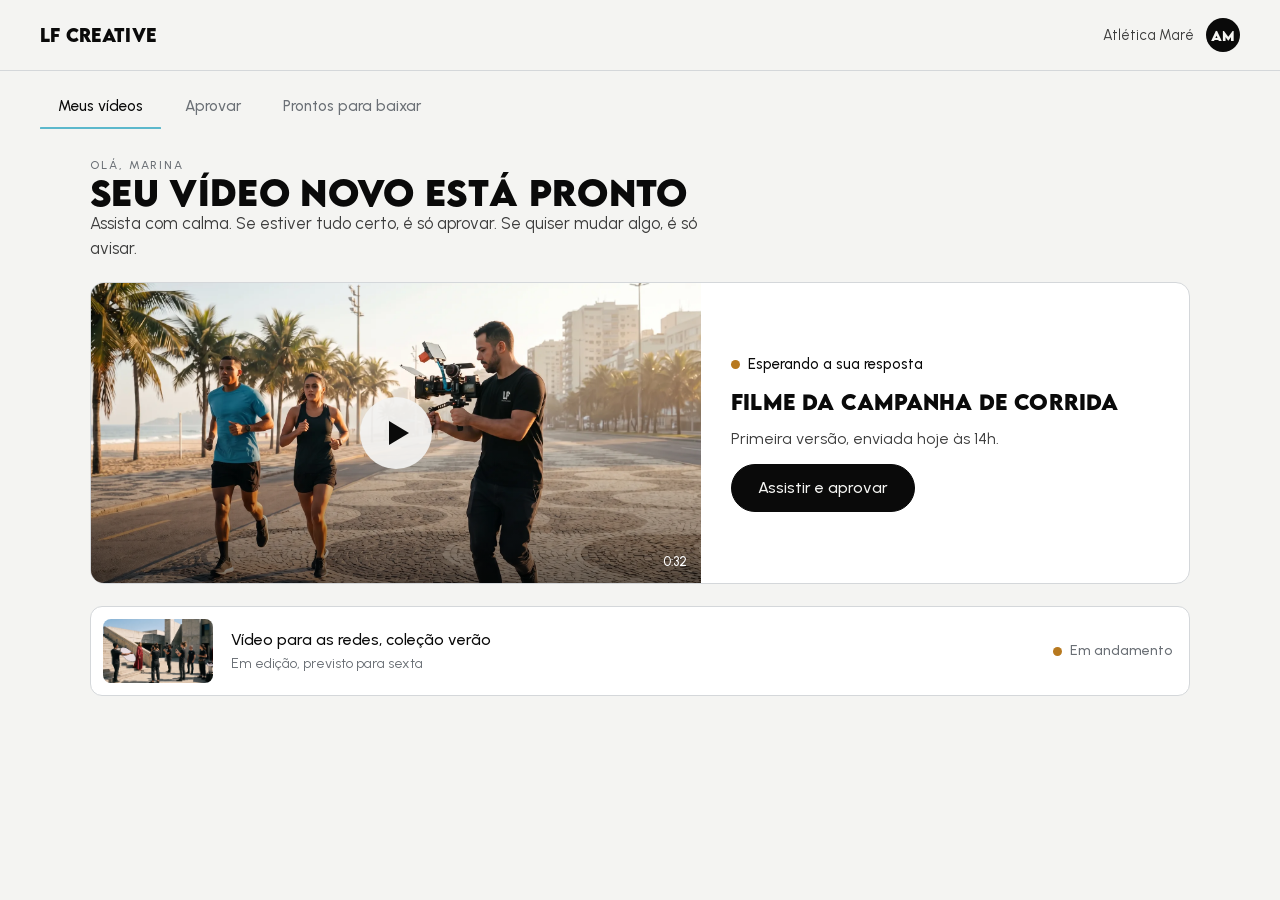
<file: audiovisual/painel/index.html>
<!doctype html>
<html lang="pt-BR">
<head>
<meta charset="utf-8">
<meta name="viewport" content="width=device-width, initial-scale=1">
<title>Painel do cliente (demonstração da cena)</title>
<meta name="robots" content="noindex">
<style>
@font-face { font-family: 'LEMON MILK'; src: url('../assets/fonts/lemonmilk-bold.woff2') format('woff2'); font-weight: 700; }
@font-face { font-family: 'LEMON MILK'; src: url('../assets/fonts/lemonmilk-medium.woff2') format('woff2'); font-weight: 500; }
@font-face { font-family: 'Urbanist'; src: url('../assets/fonts/urbanist-latin.woff2') format('woff2'); font-weight: 400 500; }
:root { --gelo:#F4F4F2; --preto:#0A0A0A; --ciano:#5CB8CC; --texto:#3D3D3D; --rotulo:#6B7076; --linha:#D4D7DA; --verde:#2F7D5B; --ambar:#B7791F; }
* { box-sizing: border-box; margin: 0; }
body { background: var(--gelo); color: var(--texto); font: 400 16px/1.45 'Urbanist', system-ui, sans-serif; min-height: 100vh; }
h1, h2, h3, .marca { font-family: 'LEMON MILK', sans-serif; font-weight: 700; color: var(--preto); letter-spacing: .01em; text-transform: uppercase; }
.rotulo { font-size: .75rem; letter-spacing: .16em; text-transform: uppercase; color: var(--rotulo); font-weight: 500; }
.app { display: grid; grid-template-rows: auto auto 1fr; min-height: 100vh; }
.topo { display: flex; align-items: center; justify-content: space-between; gap: 16px; padding: 18px 40px; border-bottom: 1px solid var(--linha); background: var(--gelo); }
.topo .marca { font-size: 1.05rem; }
.topo .conta { display: flex; align-items: center; gap: 12px; font-size: .9rem; }
.avatar { width: 34px; height: 34px; border-radius: 50%; background: var(--preto); color: var(--gelo); display: grid; place-items: center; font: 700 .8rem 'LEMON MILK'; }
.abas { display: flex; gap: 6px; padding: 14px 40px 0; }
.abas a { white-space: nowrap; padding: 10px 18px; border-radius: 999px 999px 0 0; text-decoration: none; color: var(--rotulo); font-weight: 500; font-size: .95rem; border-bottom: 2px solid transparent; }
.abas a[aria-current="page"] { color: var(--preto); border-bottom-color: var(--ciano); }
main { padding: 28px 40px 56px; display: grid; gap: 22px; align-content: start; max-width: 1180px; width: 100%; margin: 0 auto; }
h1 { font-size: clamp(1.4rem, 1rem + 1.6vw, 2.1rem); line-height: 1.1; }
.sub { font-size: 1.05rem; max-width: 40rem; }
.cartao { background: #fff; border: 1px solid var(--linha); border-radius: 14px; overflow: hidden; display: grid; grid-template-columns: minmax(0, 1.25fr) minmax(0, 1fr); }
.cartao .capa { position: relative; min-height: 300px; background: #111 center/cover; }
.cartao .capa::after { content: ""; position: absolute; inset: 0; background: linear-gradient(180deg, transparent 55%, rgba(0,0,0,.55)); }
.play { position: absolute; z-index: 1; left: 50%; top: 50%; width: 72px; height: 72px; margin: -36px 0 0 -36px; border-radius: 50%; background: rgba(244,244,242,.92); display: grid; place-items: center; }
.play::before { content: ""; border-left: 20px solid var(--preto); border-top: 12px solid transparent; border-bottom: 12px solid transparent; margin-left: 5px; }
.tempo { position: absolute; z-index: 1; right: 14px; bottom: 12px; color: #fff; font-size: .8rem; font-weight: 500; }
.corpo { padding: 28px 30px; display: grid; gap: 14px; align-content: center; }
.corpo h2 { font-size: 1.25rem; line-height: 1.15; }
.estado { display: inline-flex; align-items: center; gap: 8px; font-weight: 500; font-size: .92rem; color: var(--preto); }
.estado i { width: 9px; height: 9px; border-radius: 50%; background: var(--ambar); }
.estado.ok i { background: var(--verde); }
.btn { display: inline-flex; align-items: center; justify-content: center; gap: 10px; min-height: 48px; padding: 0 26px; border-radius: 999px; border: 1px solid var(--preto); background: var(--preto); color: var(--gelo); font: 500 1rem 'Urbanist'; text-decoration: none; cursor: pointer; }
.btn.claro { background: transparent; color: var(--preto); }
.acoes { display: flex; flex-wrap: wrap; gap: 12px; }
.lista { display: grid; gap: 12px; }
.linha { display: grid; grid-template-columns: 110px minmax(0, 1fr) auto; align-items: center; gap: 18px; background: #fff; border: 1px solid var(--linha); border-radius: 12px; padding: 12px 16px 12px 12px; }
.linha .mini { height: 64px; border-radius: 8px; background: #111 center/cover; }
.linha b { display: block; color: var(--preto); font-weight: 500; }
.linha span { font-size: .88rem; color: var(--rotulo); }
.palco { display: grid; grid-template-columns: minmax(0, 1.7fr) minmax(0, 1fr); gap: 22px; align-items: start; }
.player { position: relative; aspect-ratio: 16 / 9; border-radius: 14px; background: #111 center/cover; overflow: hidden; }
.player .barra { position: absolute; left: 0; right: 0; bottom: 0; height: 44px; background: linear-gradient(transparent, rgba(0,0,0,.7)); display: flex; align-items: center; gap: 12px; padding: 0 16px; color: #fff; font-size: .8rem; }
.player .trilho { flex: 1; height: 3px; background: rgba(255,255,255,.35); border-radius: 3px; position: relative; }
.player .trilho::after { content: ""; position: absolute; left: 0; top: 0; bottom: 0; width: 38%; background: var(--ciano); border-radius: 3px; }
.painel-lado { display: grid; gap: 14px; background: #fff; border: 1px solid var(--linha); border-radius: 14px; padding: 22px; }
.painel-lado h3 { font-size: 1rem; }
textarea { width: 100%; min-height: 92px; border: 1px solid var(--linha); border-radius: 10px; padding: 12px; font: 400 .95rem 'Urbanist'; background: var(--gelo); resize: none; }
.formatos { display: grid; grid-template-columns: repeat(3, minmax(0, 1fr)); gap: 14px; }
.formato { background: #fff; border: 1px solid var(--linha); border-radius: 14px; padding: 18px; display: grid; gap: 12px; }
.formato .qd { aspect-ratio: 16 / 9; border-radius: 8px; background: #111 center/cover; }
.formato.v .qd { aspect-ratio: 9 / 16; height: 190px; width: auto; margin: 0 auto; }
.formato.q .qd { aspect-ratio: 1; height: 190px; width: auto; margin: 0 auto; }
.formato b { color: var(--preto); font-weight: 500; }
@media (max-width: 767px) {
  .topo, main { padding-left: 16px; padding-right: 16px; } .abas { padding: 10px 16px 0; overflow-x: auto; gap: 0; } .abas a { padding: 10px 12px; font-size: .9rem; }
  .cartao, .palco { grid-template-columns: 1fr; } .cartao .capa { min-height: 200px; }
  .formatos { grid-template-columns: 1fr; } .linha { grid-template-columns: 84px minmax(0, 1fr); } .linha .estado { grid-column: 1 / -1; }
  .corpo { padding: 20px; } .topo .conta span { display: none; }
}

/* Modo demonstração (?auto=1): roda sozinho dentro da cena do filme. Sem rolagem, com folga embaixo para o painel de vidro da página. */
body.auto { overflow: hidden; pointer-events: none; user-select: none; }
body.auto .app { height: 100vh; min-height: 0; }
body.auto .topo { display: none; }
body.auto .abas { padding-top: 64px; }
body.auto main { padding-bottom: 210px; }
.cursor { position: fixed; z-index: 9; left: 0; top: 0; width: 26px; height: 26px; opacity: 0; transform: translate(60vw, 70vh); transition: transform 900ms cubic-bezier(.45, 0, .2, 1), opacity 300ms; filter: drop-shadow(0 2px 4px rgba(0,0,0,.35)); }
.cursor.on { opacity: 1; }
.cursor.clica { animation: clica 280ms ease; }
@keyframes clica { 50% { transform: var(--pos) scale(.82); } }
.onda { position: fixed; z-index: 8; width: 18px; height: 18px; margin: -9px 0 0 -9px; border-radius: 50%; border: 2px solid var(--ciano); opacity: 0; }
.onda.vai { animation: onda 520ms ease-out; }
@keyframes onda { from { opacity: .9; transform: scale(.6); } to { opacity: 0; transform: scale(3); } }
body.toca .player .trilho::after { animation: avanca 2.3s linear forwards; }
@keyframes avanca { from { width: 6%; } to { width: 100%; } }
.btn.feito { background: var(--verde); border-color: var(--verde); }
@media (max-width: 767px) {
  body.auto .sub { display: none; }
  body.auto .abas { padding-top: 250px; }   /* o painel de vidro da página fica no alto, no celular */
  body.auto main { padding-top: 14px; padding-bottom: 20px; gap: 14px; }
  body.auto .cartao .capa { min-height: 150px; } body.auto .lista { display: none; }
}
[hidden] { display: none !important; }
</style>
</head>
<body>
<div class="app">
  <header class="topo">
    <p class="marca">LF Creative</p>
    <div class="conta"><span>Atlética Maré</span><div class="avatar" aria-hidden="true">AM</div></div>
  </header>

  <nav class="abas" aria-label="Seções do painel">
    <a href="?tela=inicio" data-tela="inicio">Meus vídeos</a>
    <a href="?tela=aprovar" data-tela="aprovar">Aprovar</a>
    <a href="?tela=entregas" data-tela="entregas">Prontos para baixar</a>
  </nav>

  <main>
    <section data-secao="inicio">
      <p class="rotulo">Olá, Marina</p>
      <h1>Seu vídeo novo está pronto</h1>
      <p class="sub">Assista com calma. Se estiver tudo certo, é só aprovar. Se quiser mudar algo, é só avisar.</p>
      <article class="cartao" style="margin-top:22px">
        <div class="capa" style="background-image:url(../assets/img/cena-rua-1920.webp)"><div class="play"></div><span class="tempo">0:32</span></div>
        <div class="corpo">
          <p class="estado"><i></i>Esperando a sua resposta</p>
          <h2>Filme da campanha de corrida</h2>
          <p>Primeira versão, enviada hoje às 14h.</p>
          <div class="acoes"><a class="btn" href="?tela=aprovar">Assistir e aprovar</a></div>
        </div>
      </article>
      <div class="lista" style="margin-top:22px">
        <div class="linha"><div class="mini" style="background-image:url(../assets/img/cena-moda-1100.webp)"></div><div><b>Vídeo para as redes, coleção verão</b><span>Em edição, previsto para sexta</span></div><span class="estado"><i></i>Em andamento</span></div>
      </div>
    </section>

    <section data-secao="aprovar" hidden>
      <p class="rotulo">Filme da campanha de corrida · versão 1</p>
      <h1>O que achou?</h1>
      <div class="palco" style="margin-top:22px">
        <div class="player" style="background-image:url(../assets/img/cena-rua-1920.webp)"><div class="play"></div><div class="barra"><span>0:12</span><div class="trilho"></div><span>0:32</span></div></div>
        <aside class="painel-lado">
          <h3>Sua resposta</h3>
          <div class="acoes"><a class="btn" href="?tela=entregas">Aprovar o vídeo</a></div>
          <p class="rotulo">ou, se quiser mudar algo</p>
          <textarea placeholder="Escreva aqui o que quer mudar. Pode dizer o minuto, se quiser."></textarea>
          <div class="acoes"><a class="btn claro" href="?tela=inicio">Pedir ajuste</a></div>
        </aside>
      </div>
    </section>

    <section data-secao="entregas" hidden>
      <p class="rotulo">Aprovado agora</p>
      <h1>Pronto para baixar</h1>
      <p class="sub">O mesmo vídeo, no tamanho certo para cada lugar.</p>
      <div class="formatos" style="margin-top:22px">
        <div class="formato"><div class="qd" style="background-image:url(../assets/img/cena-rua-1920.webp)"></div><b>Para o site e o YouTube</b><span class="rotulo">Horizontal</span><a class="btn" href="#">Baixar</a></div>
        <div class="formato q"><div class="qd" style="background-image:url(../assets/img/cena-rua-1920.webp)"></div><b>Para o feed do Instagram</b><span class="rotulo">Quadrado</span><a class="btn" href="#">Baixar</a></div>
        <div class="formato v"><div class="qd" style="background-image:url(../assets/img/cena-rua-1100.webp)"></div><b>Para stories e reels</b><span class="rotulo">Em pé</span><a class="btn" href="#">Baixar</a></div>
      </div>
    </section>
  </main>
</div>
<script>
const q = new URLSearchParams(location.search);
const auto = q.get('auto') === '1';
function mostra(t) {
  document.querySelectorAll('[data-secao]').forEach((s) => { s.hidden = s.dataset.secao !== t; });
  document.querySelectorAll('[data-tela]').forEach((a) => { if (a.dataset.tela === t) a.setAttribute('aria-current', 'page'); else a.removeAttribute('aria-current'); });
}
mostra(q.get('tela') || 'inicio');

if (auto) {
  document.body.classList.add('auto');
  const cursor = document.createElement('div'); cursor.className = 'cursor';
  cursor.innerHTML = '<svg viewBox="0 0 24 24" width="26" height="26"><path d="M5 3l14 8-6 2 3 7-3 1-3-7-5 4z" fill="#0A0A0A" stroke="#F4F4F2" stroke-width="1.5" stroke-linejoin="round"/></svg>';
  const onda = document.createElement('div'); onda.className = 'onda';
  document.body.append(cursor, onda);
  const espera = (ms) => new Promise((r) => setTimeout(r, ms));
  const vaiPara = async (alvo) => {   // move o cursor até o botão, aperta e devolve
    const r = alvo.getBoundingClientRect();
    const x = r.left + r.width * 0.62, y = r.top + r.height * 0.55;
    cursor.classList.add('on'); cursor.style.transform = `translate(${x}px, ${y}px)`;
    await espera(1000);
    cursor.style.setProperty('--pos', `translate(${x}px, ${y}px)`);
    cursor.classList.remove('clica'); void cursor.offsetWidth; cursor.classList.add('clica');
    onda.style.left = x + 'px'; onda.style.top = y + 'px'; onda.classList.remove('vai'); void onda.offsetWidth; onda.classList.add('vai');
    await espera(260);
  };
  (async () => {
    await espera(1300);
    await vaiPara(document.querySelector('[data-secao="inicio"] .btn'));
    mostra('aprovar'); document.body.classList.add('toca');
    await espera(2700);
    await vaiPara(document.querySelector('[data-secao="aprovar"] .btn:not(.claro)'));
    document.body.classList.remove('toca'); mostra('entregas');
    await espera(900);
    const baixar = document.querySelector('[data-secao="entregas"] .formato .btn');
    await vaiPara(baixar);
    baixar.textContent = 'Baixado'; baixar.classList.add('feito');
  })();
} else {
  document.querySelectorAll('.abas a').forEach((a) => a.addEventListener('click', () => {}));
}
</script>
</body>
</html>
</file>
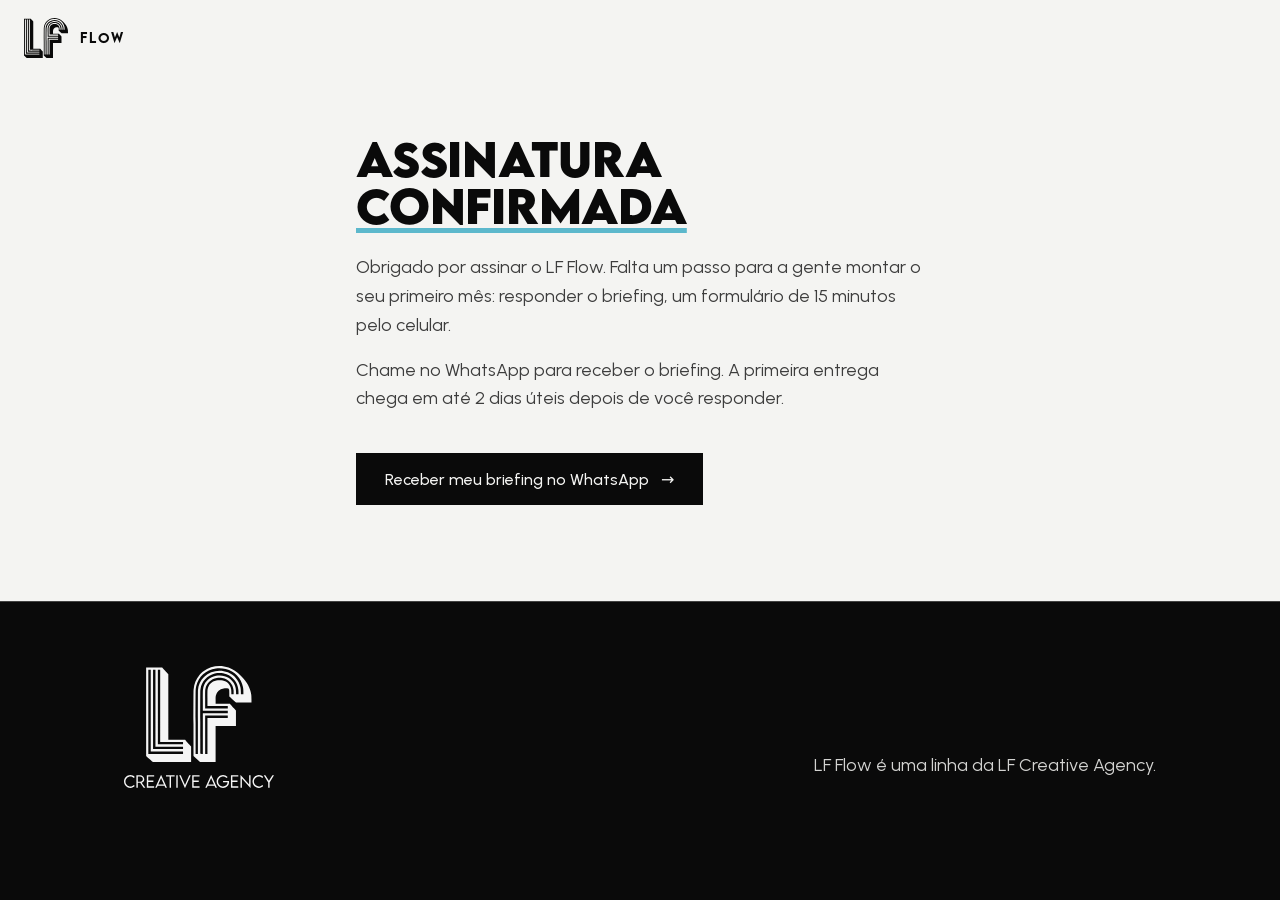
<file: flow/obrigado/index.html>
<!DOCTYPE html>
<html lang="pt-BR">
<head>
<meta charset="UTF-8">
<meta name="viewport" content="width=device-width, initial-scale=1.0">
<title>Assinatura confirmada | LF Flow</title>
<meta name="description" content="Sua assinatura do LF Flow foi confirmada. Veja o próximo passo.">
<!-- Página de confirmação: fica fora dos buscadores de propósito -->
<meta name="robots" content="noindex, nofollow">
<meta name="theme-color" content="#F4F4F2">
<link rel="canonical" href="https://lfcreative.com.br/flow/obrigado/">
<link rel="icon" href="../../favicon.ico" sizes="any">
<link rel="icon" type="image/png" sizes="32x32" href="../../favicon-32x32.png">
<link rel="stylesheet" href="../flow.css?v=2026-10-13o">
</head>
<body>
<a class="pular" href="#conteudo">Pular para o conteúdo</a>
<header class="cabecalho" data-tom-topo="claro">
  <a class="marca" href="../" aria-label="LF Flow, página inicial">
    <img src="../assets/img/logo-lf-monograma-preto.svg" alt="" width="48" height="44">
    <span>Flow</span>
  </a>
</header>
<main id="conteudo">
<section class="cena cena-clara pagina-texto">
  <div class="container">
    <h1>Assinatura <em>confirmada</em></h1>
    <p>Obrigado por assinar o LF Flow. Falta um passo para a gente montar o seu primeiro mês: responder o briefing, um formulário de 15 minutos pelo celular.</p>
    <p>Chame no WhatsApp para receber o briefing. A primeira entrega chega em até 2 dias úteis depois de você responder.</p>
    <a class="btn" data-cta="obrigado_whatsapp" href="https://wa.me/5521990939118?text=Oi!%20Acabei%20de%20assinar%20o%20LF%20Flow%20e%20quero%20receber%20o%20briefing." target="_blank" rel="noopener">Receber meu briefing no WhatsApp</a>
  </div>
</section>
</main>
<footer class="rodape cena-escura">
  <div class="container">
    <img class="rodape-logo" src="../assets/img/logo-lf-preto.svg" alt="LF Creative Agency" width="160" height="130" loading="lazy">
    <div class="rodape-dados">
      <p>LF Flow é uma linha da LF Creative Agency.</p>
    </div>
  </div>
</footer>
<script src="obrigado.js?v=2026-10-13c" defer></script>
</body>
</html>
</file>
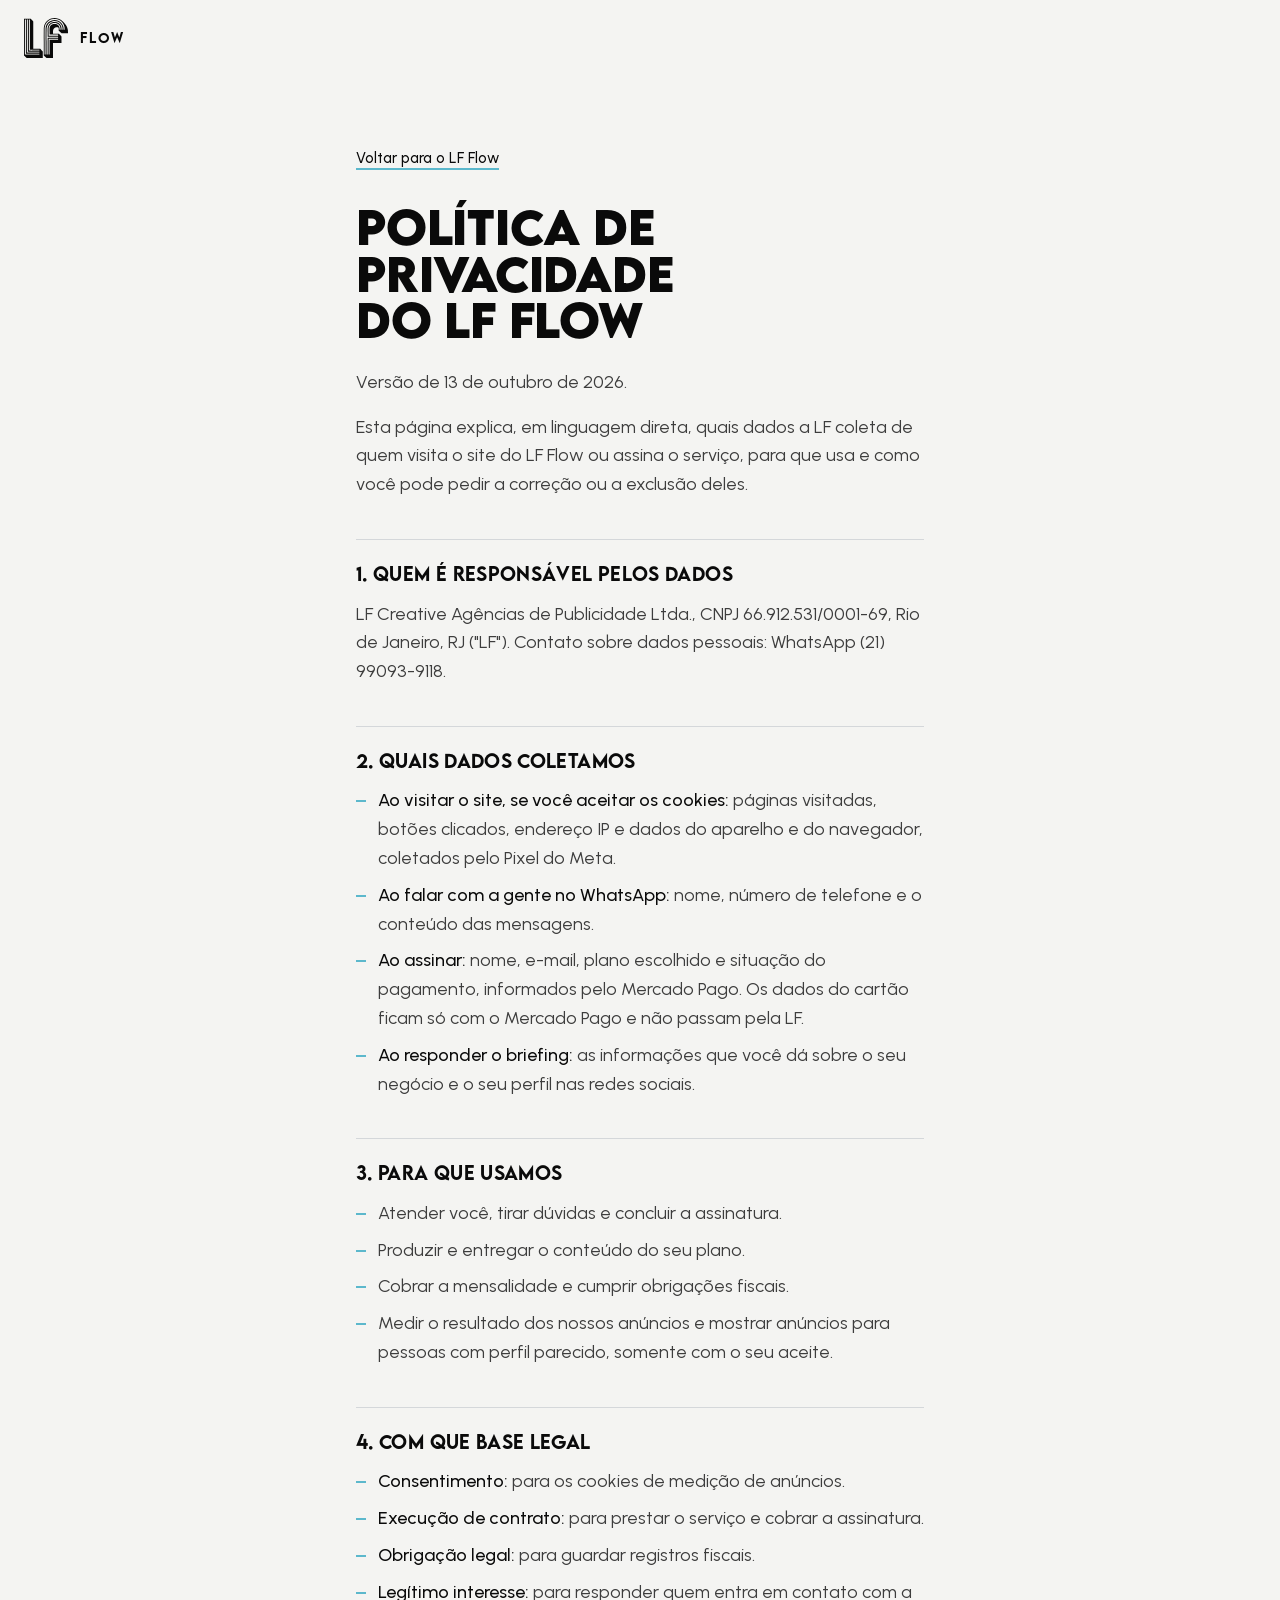
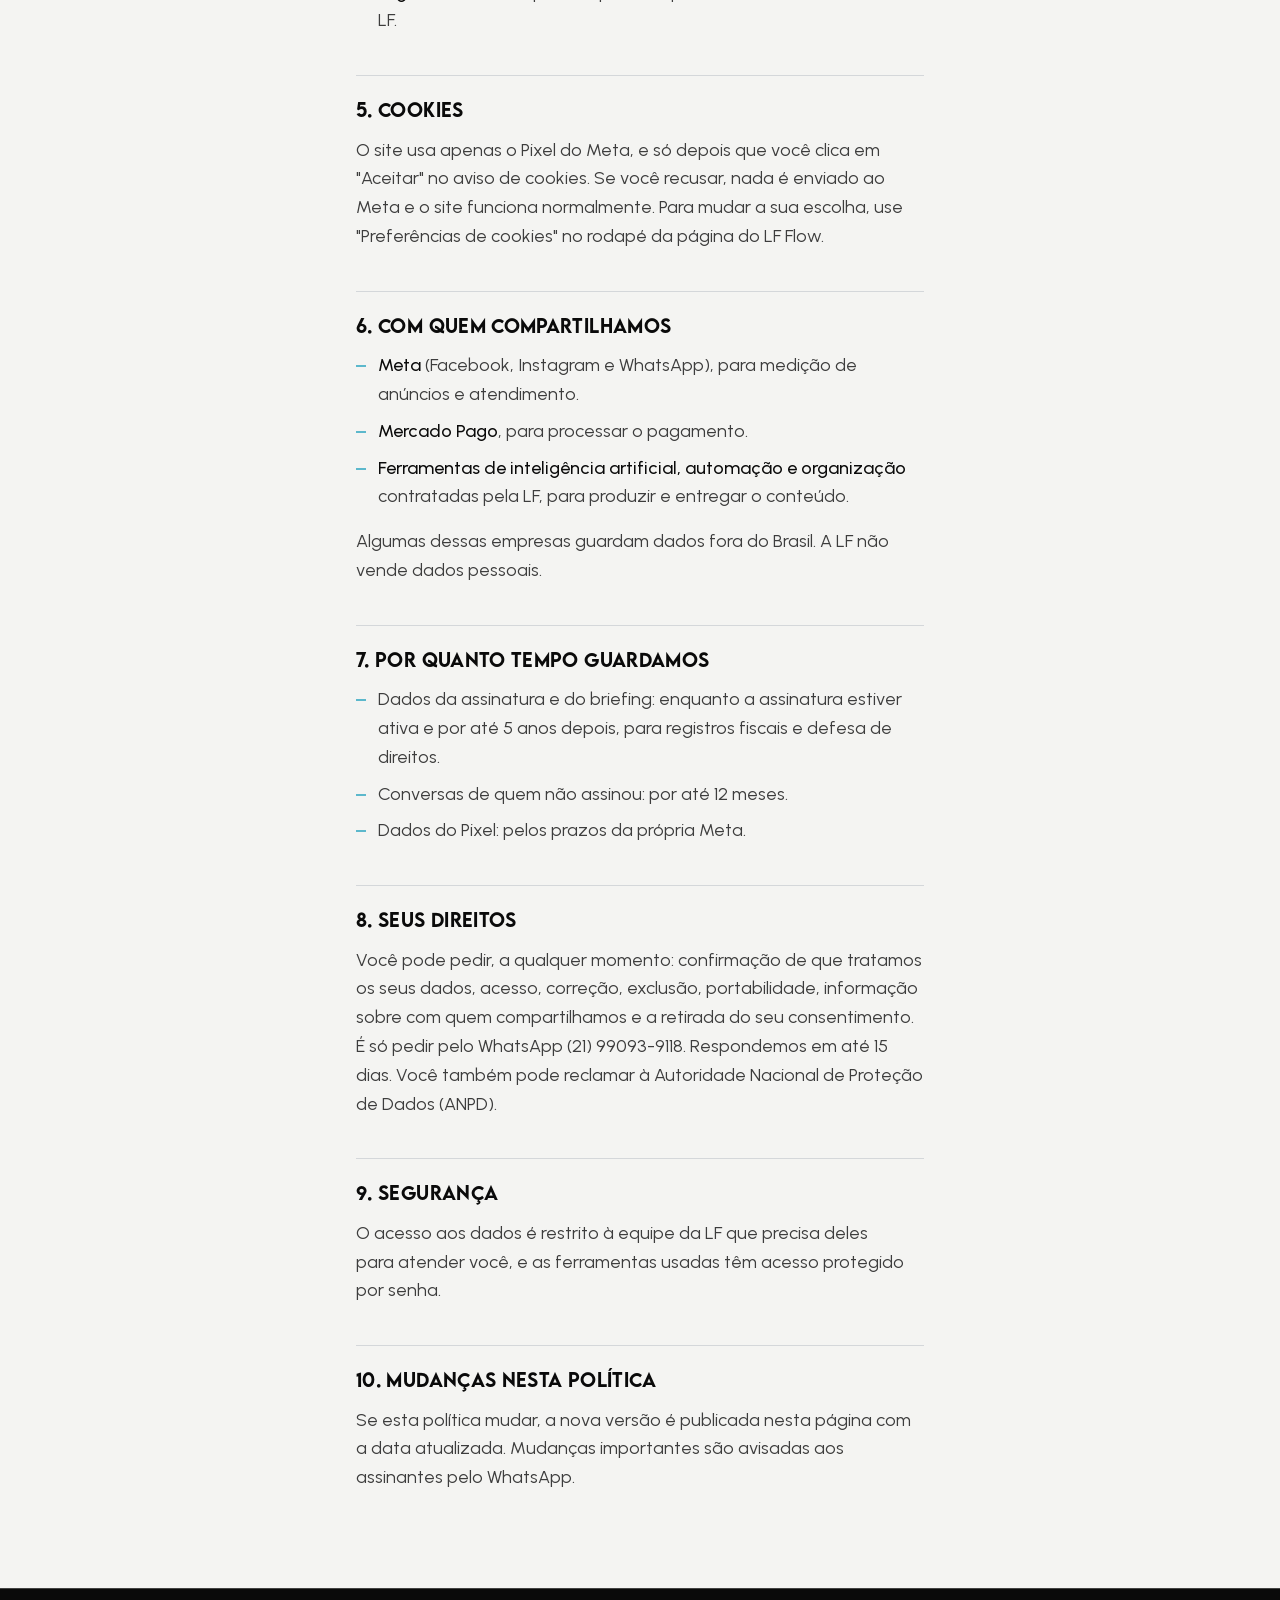
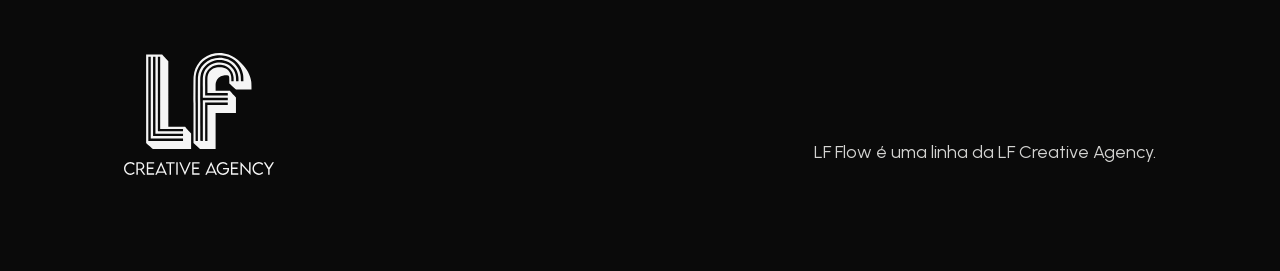
<file: flow/privacidade/index.html>
<!DOCTYPE html>
<html lang="pt-BR">
<head>
<meta charset="UTF-8">
<meta name="viewport" content="width=device-width, initial-scale=1.0">
<title>Política de privacidade | LF Flow</title>
<meta name="description" content="Como a LF trata os dados de quem visita o site do LF Flow ou assina o serviço: o que é coletado, para que serve e como pedir correção ou exclusão.">
<meta name="theme-color" content="#F4F4F2">
<link rel="canonical" href="https://lfcreative.com.br/flow/privacidade/">
<link rel="icon" href="../../favicon.ico" sizes="any">
<link rel="icon" type="image/png" sizes="32x32" href="../../favicon-32x32.png">
<link rel="stylesheet" href="../flow.css?v=2026-10-13o">
</head>
<body>
<a class="pular" href="#conteudo">Pular para o conteúdo</a>
<header class="cabecalho" data-tom-topo="claro">
  <a class="marca" href="../" aria-label="LF Flow, página inicial">
    <img src="../assets/img/logo-lf-monograma-preto.svg" alt="" width="48" height="44">
    <span>Flow</span>
  </a>
</header>
<main id="conteudo">
<section class="cena cena-clara pagina-texto">
  <div class="container">
    <a class="volta" href="../">Voltar para o LF Flow</a>
    <h1>Política de privacidade do LF Flow</h1>
    <p>Versão de 13 de outubro de 2026.</p>
    <p>Esta página explica, em linguagem direta, quais dados a LF coleta de quem visita o site do LF Flow ou assina o serviço, para que usa e como você pode pedir a correção ou a exclusão deles.</p>
    <h2>1. Quem é responsável pelos dados</h2>
    <p>LF Creative Agências de Publicidade Ltda., CNPJ 66.912.531/0001-69, Rio de Janeiro, RJ ("LF"). Contato sobre dados pessoais: WhatsApp (21) 99093-9118.</p>
    <h2>2. Quais dados coletamos</h2>
    <ul>
      <li><strong>Ao visitar o site, se você aceitar os cookies:</strong> páginas visitadas, botões clicados, endereço IP e dados do aparelho e do navegador, coletados pelo Pixel do Meta.</li>
      <li><strong>Ao falar com a gente no WhatsApp:</strong> nome, número de telefone e o conteúdo das mensagens.</li>
      <li><strong>Ao assinar:</strong> nome, e-mail, plano escolhido e situação do pagamento, informados pelo Mercado Pago. Os dados do cartão ficam só com o Mercado Pago e não passam pela LF.</li>
      <li><strong>Ao responder o briefing:</strong> as informações que você dá sobre o seu negócio e o seu perfil nas redes sociais.</li>
    </ul>
    <h2>3. Para que usamos</h2>
    <ul>
      <li>Atender você, tirar dúvidas e concluir a assinatura.</li>
      <li>Produzir e entregar o conteúdo do seu plano.</li>
      <li>Cobrar a mensalidade e cumprir obrigações fiscais.</li>
      <li>Medir o resultado dos nossos anúncios e mostrar anúncios para pessoas com perfil parecido, somente com o seu aceite.</li>
    </ul>
    <h2>4. Com que base legal</h2>
    <ul>
      <li><strong>Consentimento:</strong> para os cookies de medição de anúncios.</li>
      <li><strong>Execução de contrato:</strong> para prestar o serviço e cobrar a assinatura.</li>
      <li><strong>Obrigação legal:</strong> para guardar registros fiscais.</li>
      <li><strong>Legítimo interesse:</strong> para responder quem entra em contato com a LF.</li>
    </ul>
    <h2>5. Cookies</h2>
    <p>O site usa apenas o Pixel do Meta, e só depois que você clica em "Aceitar" no aviso de cookies. Se você recusar, nada é enviado ao Meta e o site funciona normalmente. Para mudar a sua escolha, use "Preferências de cookies" no rodapé da página do LF Flow.</p>
    <h2>6. Com quem compartilhamos</h2>
    <ul>
      <li><strong>Meta</strong> (Facebook, Instagram e WhatsApp), para medição de anúncios e atendimento.</li>
      <li><strong>Mercado Pago</strong>, para processar o pagamento.</li>
      <li><strong>Ferramentas de inteligência artificial, automação e organização</strong> contratadas pela LF, para produzir e entregar o conteúdo.</li>
    </ul>
    <p>Algumas dessas empresas guardam dados fora do Brasil. A LF não vende dados pessoais.</p>
    <h2>7. Por quanto tempo guardamos</h2>
    <ul>
      <li>Dados da assinatura e do briefing: enquanto a assinatura estiver ativa e por até 5 anos depois, para registros fiscais e defesa de direitos.</li>
      <li>Conversas de quem não assinou: por até 12 meses.</li>
      <li>Dados do Pixel: pelos prazos da própria Meta.</li>
    </ul>
    <h2>8. Seus direitos</h2>
    <p>Você pode pedir, a qualquer momento: confirmação de que tratamos os seus dados, acesso, correção, exclusão, portabilidade, informação sobre com quem compartilhamos e a retirada do seu consentimento. É só pedir pelo WhatsApp (21) 99093-9118. Respondemos em até 15 dias. Você também pode reclamar à Autoridade Nacional de Proteção de Dados (ANPD).</p>
    <h2>9. Segurança</h2>
    <p>O acesso aos dados é restrito à equipe da LF que precisa deles para atender você, e as ferramentas usadas têm acesso protegido por senha.</p>
    <h2>10. Mudanças nesta política</h2>
    <p>Se esta política mudar, a nova versão é publicada nesta página com a data atualizada. Mudanças importantes são avisadas aos assinantes pelo WhatsApp.</p>
  </div>
</section>
</main>
<footer class="rodape cena-escura">
  <div class="container">
    <img class="rodape-logo" src="../assets/img/logo-lf-preto.svg" alt="LF Creative Agency" width="160" height="130" loading="lazy">
    <div class="rodape-dados">
      <p>LF Flow é uma linha da LF Creative Agency.</p>
    </div>
  </div>
</footer>
</body>
</html>
</file>
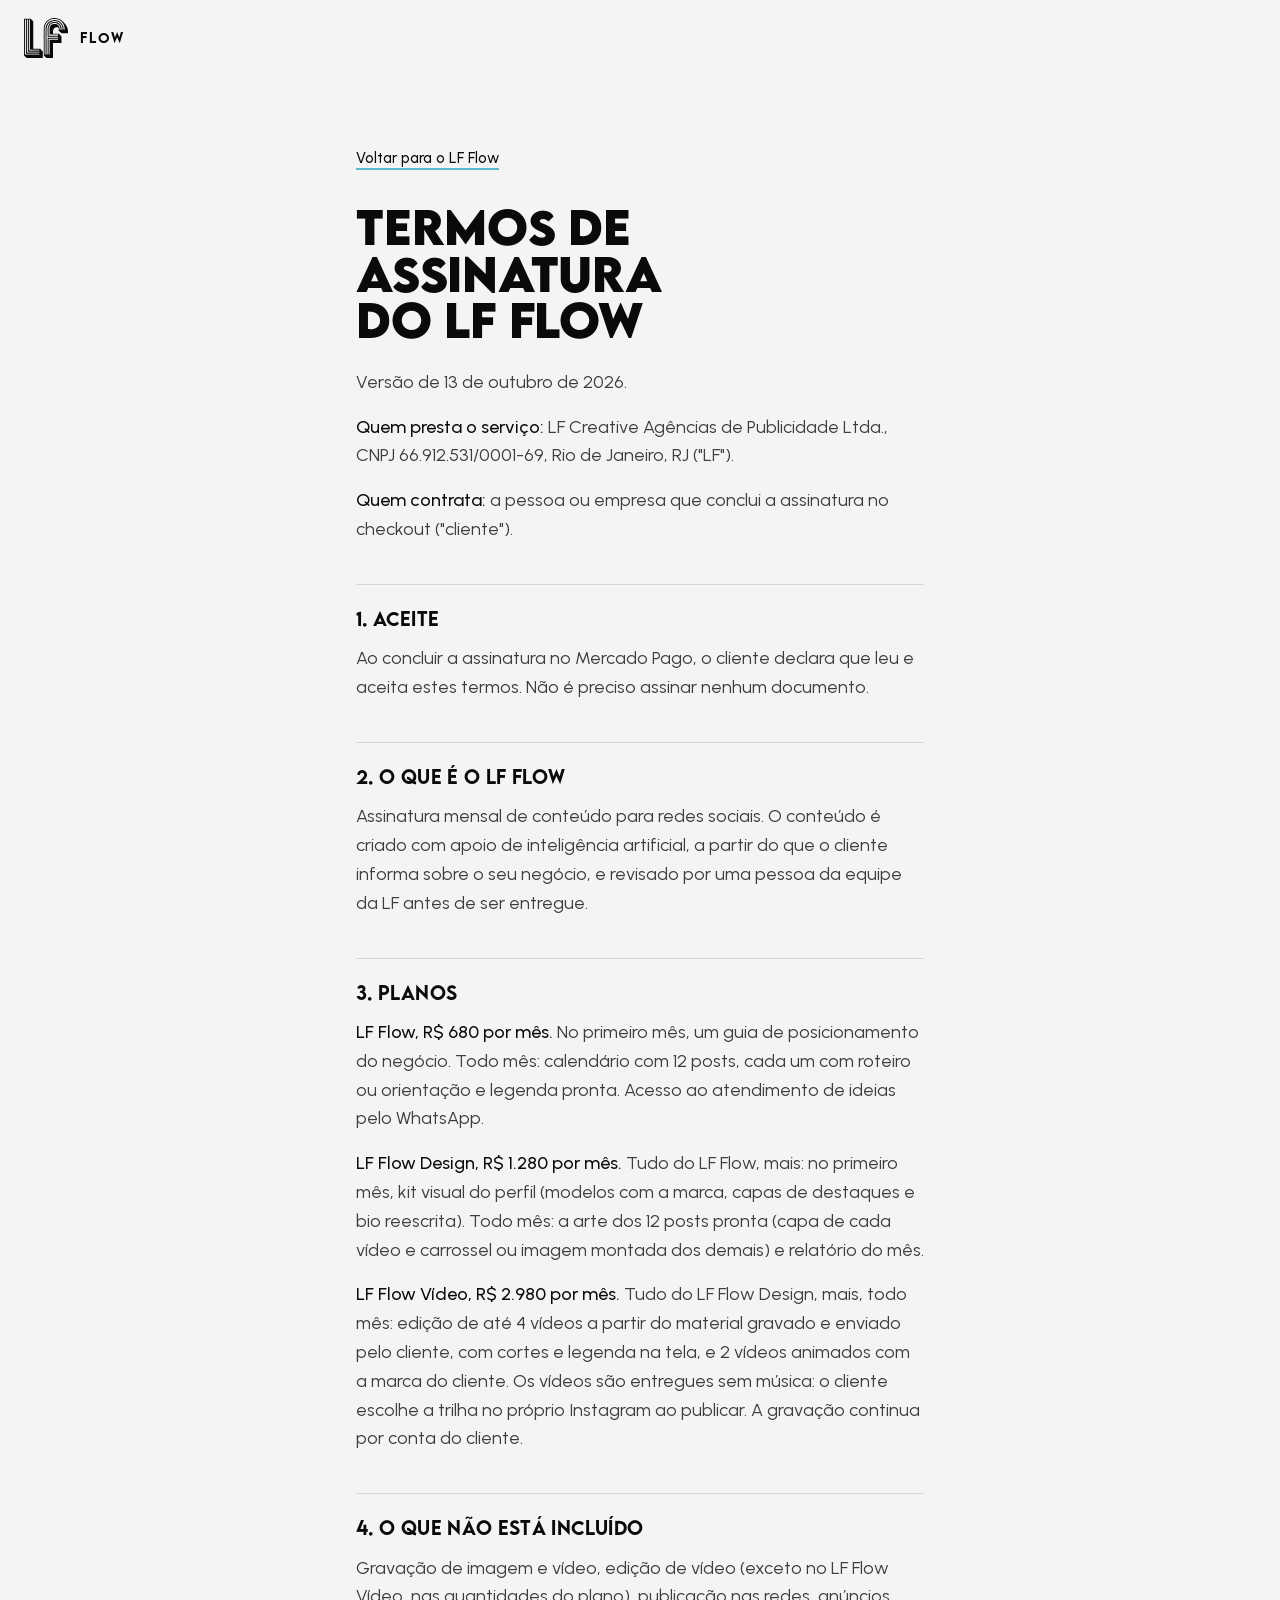
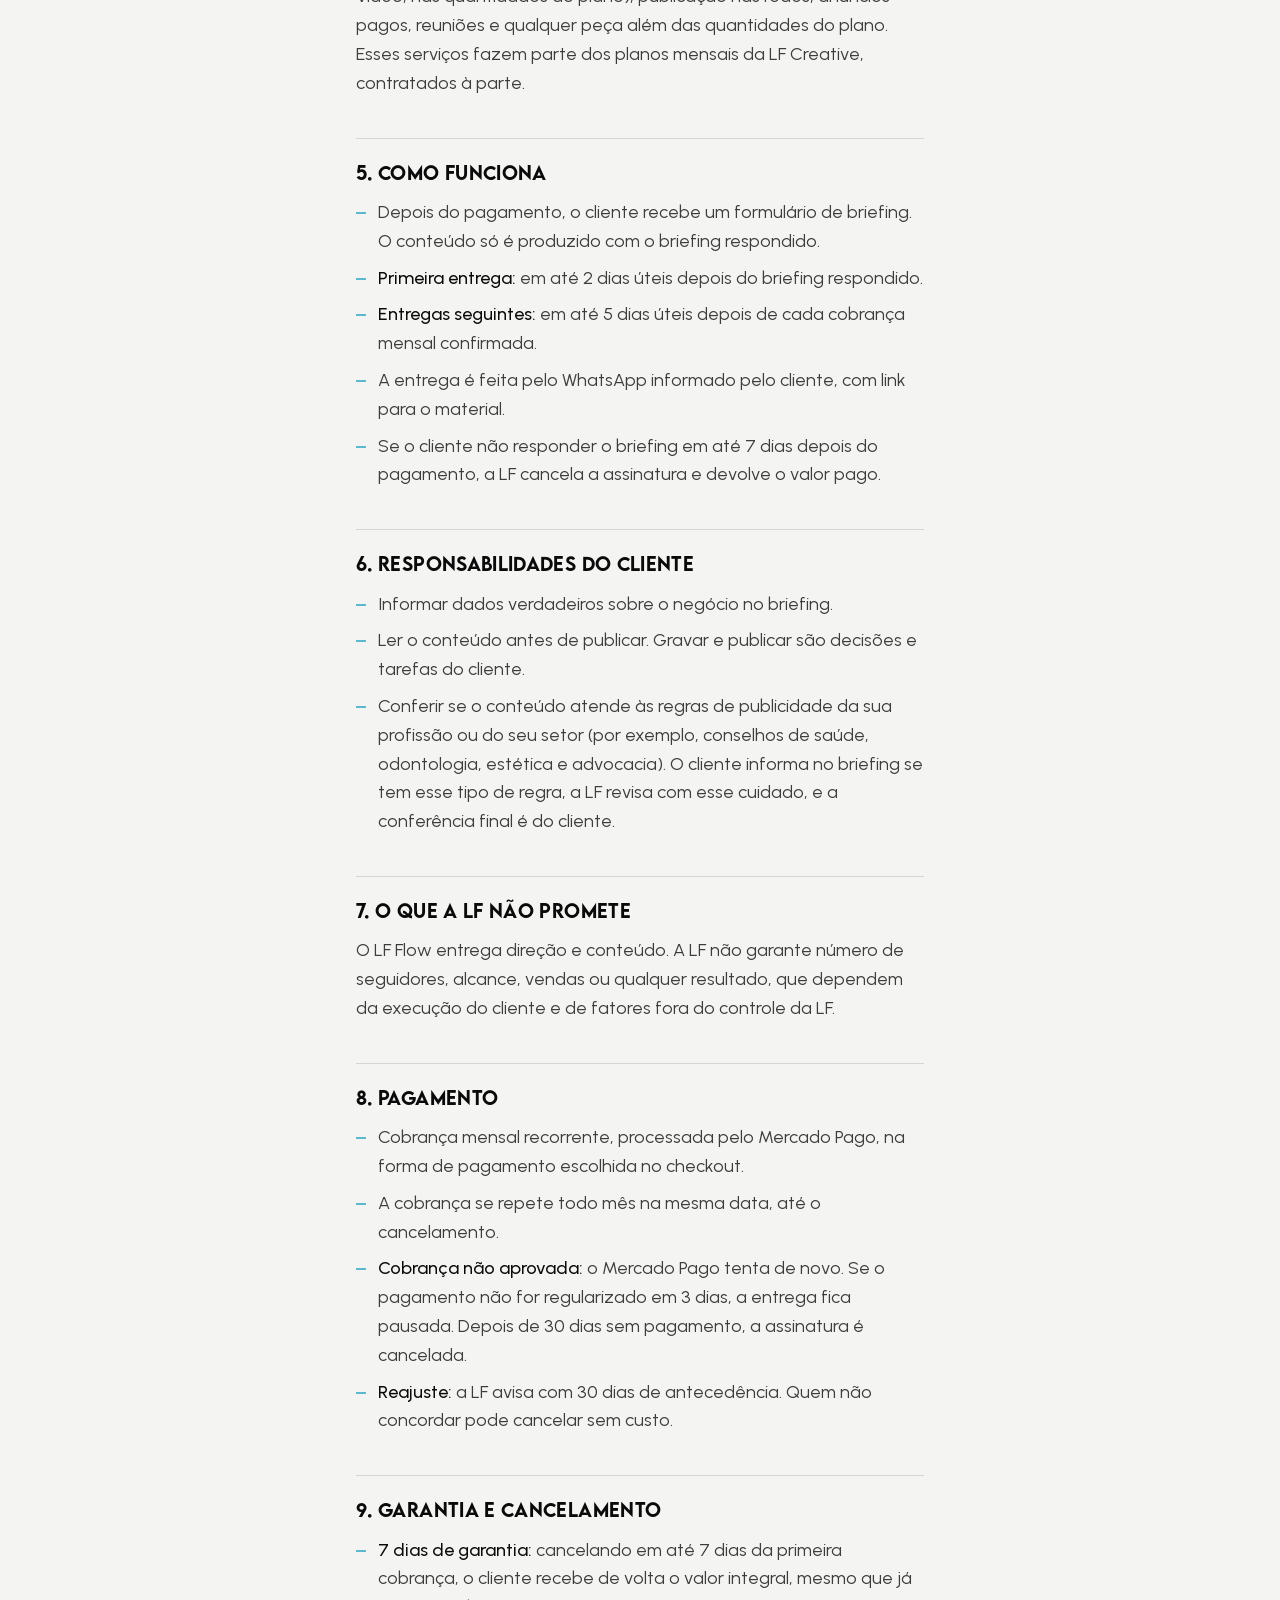
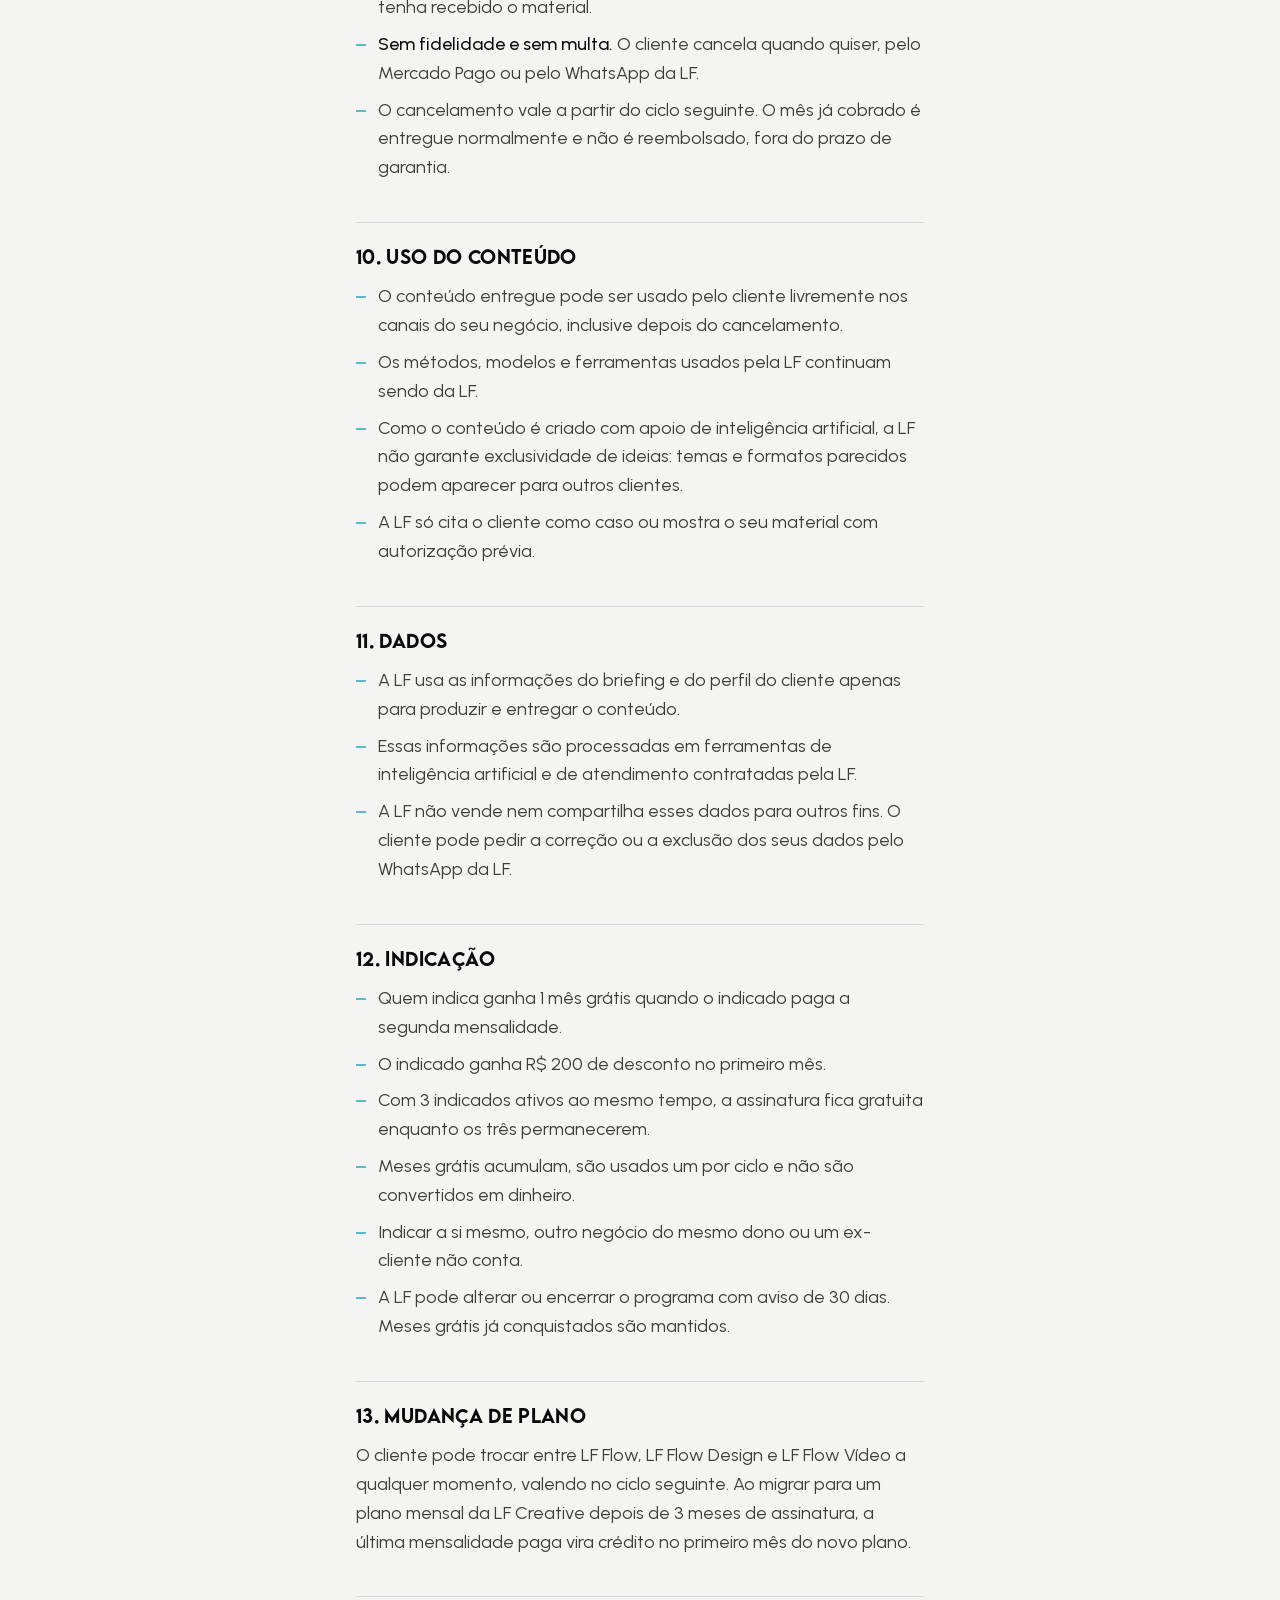
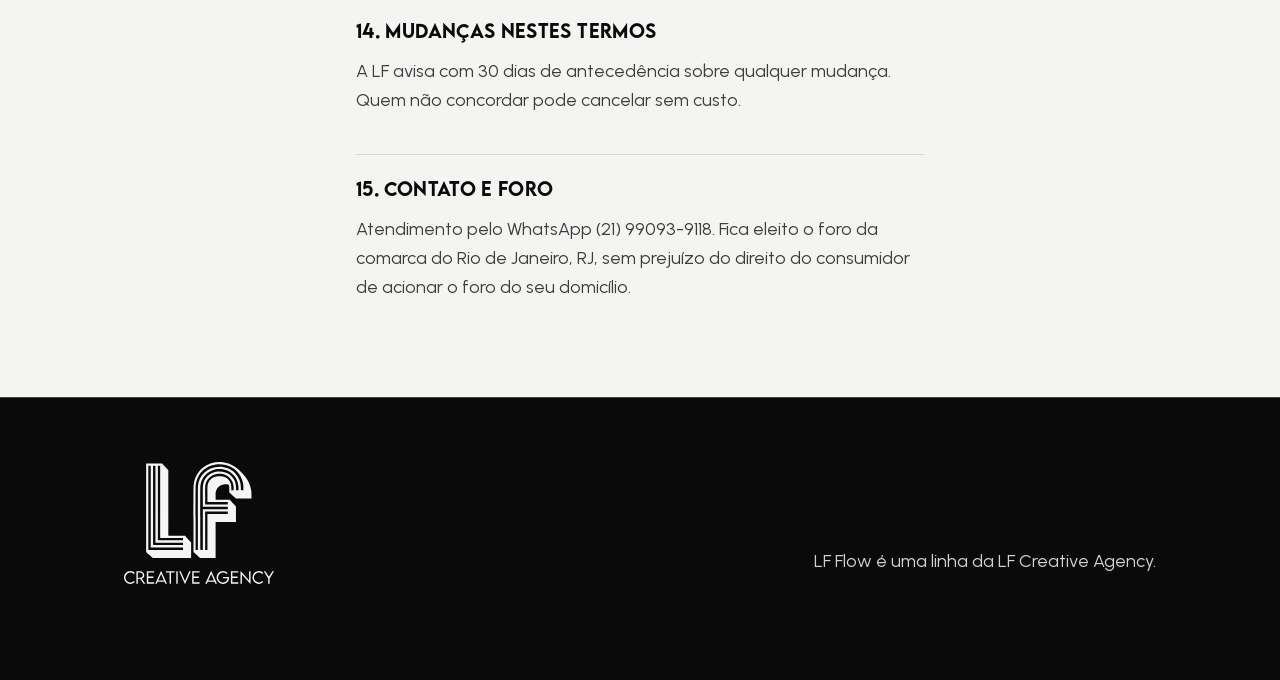
<file: flow/termos/index.html>
<!DOCTYPE html>
<html lang="pt-BR">
<head>
<meta charset="UTF-8">
<meta name="viewport" content="width=device-width, initial-scale=1.0">
<title>Termos de assinatura | LF Flow</title>
<meta name="description" content="Termos de assinatura do LF Flow, do LF Flow Design e do LF Flow Vídeo: planos, entregas, pagamento, garantia de 7 dias e cancelamento.">
<meta name="theme-color" content="#F4F4F2">
<link rel="canonical" href="https://lfcreative.com.br/flow/termos/">
<link rel="icon" href="../../favicon.ico" sizes="any">
<link rel="icon" type="image/png" sizes="32x32" href="../../favicon-32x32.png">
<link rel="stylesheet" href="../flow.css?v=2026-10-13o">
</head>
<body>
<a class="pular" href="#conteudo">Pular para o conteúdo</a>
<header class="cabecalho" data-tom-topo="claro">
  <a class="marca" href="../" aria-label="LF Flow, página inicial">
    <img src="../assets/img/logo-lf-monograma-preto.svg" alt="" width="48" height="44">
    <span>Flow</span>
  </a>
</header>
<main id="conteudo">
<section class="cena cena-clara pagina-texto">
  <div class="container">
    <a class="volta" href="../">Voltar para o LF Flow</a>
    <h1>Termos de assinatura do LF Flow</h1>
    <p>Versão de 13 de outubro de 2026.</p>
    <p><strong>Quem presta o serviço:</strong> LF Creative Agências de Publicidade Ltda., CNPJ 66.912.531/0001-69, Rio de Janeiro, RJ ("LF").</p>
    <p><strong>Quem contrata:</strong> a pessoa ou empresa que conclui a assinatura no checkout ("cliente").</p>
    <h2>1. Aceite</h2>
    <p>Ao concluir a assinatura no Mercado Pago, o cliente declara que leu e aceita estes termos. Não é preciso assinar nenhum documento.</p>
    <h2>2. O que é o LF Flow</h2>
    <p>Assinatura mensal de conteúdo para redes sociais. O conteúdo é criado com apoio de inteligência artificial, a partir do que o cliente informa sobre o seu negócio, e revisado por uma pessoa da equipe da LF antes de ser entregue.</p>
    <h2>3. Planos</h2>
    <p><strong>LF Flow, R$ 680 por mês.</strong> No primeiro mês, um guia de posicionamento do negócio. Todo mês: calendário com 12 posts, cada um com roteiro ou orientação e legenda pronta. Acesso ao atendimento de ideias pelo WhatsApp.</p>
    <p><strong>LF Flow Design, R$ 1.280 por mês.</strong> Tudo do LF Flow, mais: no primeiro mês, kit visual do perfil (modelos com a marca, capas de destaques e bio reescrita). Todo mês: a arte dos 12 posts pronta (capa de cada vídeo e carrossel ou imagem montada dos demais) e relatório do mês.</p>
    <p><strong>LF Flow Vídeo, R$ 2.980 por mês.</strong> Tudo do LF Flow Design, mais, todo mês: edição de até 4 vídeos a partir do material gravado e enviado pelo cliente, com cortes e legenda na tela, e 2 vídeos animados com a marca do cliente. Os vídeos são entregues sem música: o cliente escolhe a trilha no próprio Instagram ao publicar. A gravação continua por conta do cliente.</p>
    <h2>4. O que não está incluído</h2>
    <p>Gravação de imagem e vídeo, edição de vídeo (exceto no LF Flow Vídeo, nas quantidades do plano), publicação nas redes, anúncios pagos, reuniões e qualquer peça além das quantidades do plano. Esses serviços fazem parte dos planos mensais da LF Creative, contratados à parte.</p>
    <h2>5. Como funciona</h2>
    <ul>
      <li>Depois do pagamento, o cliente recebe um formulário de briefing. O conteúdo só é produzido com o briefing respondido.</li>
      <li><strong>Primeira entrega:</strong> em até 2 dias úteis depois do briefing respondido.</li>
      <li><strong>Entregas seguintes:</strong> em até 5 dias úteis depois de cada cobrança mensal confirmada.</li>
      <li>A entrega é feita pelo WhatsApp informado pelo cliente, com link para o material.</li>
      <li>Se o cliente não responder o briefing em até 7 dias depois do pagamento, a LF cancela a assinatura e devolve o valor pago.</li>
    </ul>
    <h2>6. Responsabilidades do cliente</h2>
    <ul>
      <li>Informar dados verdadeiros sobre o negócio no briefing.</li>
      <li>Ler o conteúdo antes de publicar. Gravar e publicar são decisões e tarefas do cliente.</li>
      <li>Conferir se o conteúdo atende às regras de publicidade da sua profissão ou do seu setor (por exemplo, conselhos de saúde, odontologia, estética e advocacia). O cliente informa no briefing se tem esse tipo de regra, a LF revisa com esse cuidado, e a conferência final é do cliente.</li>
    </ul>
    <h2>7. O que a LF não promete</h2>
    <p>O LF Flow entrega direção e conteúdo. A LF não garante número de seguidores, alcance, vendas ou qualquer resultado, que dependem da execução do cliente e de fatores fora do controle da LF.</p>
    <h2>8. Pagamento</h2>
    <ul>
      <li>Cobrança mensal recorrente, processada pelo Mercado Pago, na forma de pagamento escolhida no checkout.</li>
      <li>A cobrança se repete todo mês na mesma data, até o cancelamento.</li>
      <li><strong>Cobrança não aprovada:</strong> o Mercado Pago tenta de novo. Se o pagamento não for regularizado em 3 dias, a entrega fica pausada. Depois de 30 dias sem pagamento, a assinatura é cancelada.</li>
      <li><strong>Reajuste:</strong> a LF avisa com 30 dias de antecedência. Quem não concordar pode cancelar sem custo.</li>
    </ul>
    <h2>9. Garantia e cancelamento</h2>
    <ul>
      <li><strong>7 dias de garantia:</strong> cancelando em até 7 dias da primeira cobrança, o cliente recebe de volta o valor integral, mesmo que já tenha recebido o material.</li>
      <li><strong>Sem fidelidade e sem multa.</strong> O cliente cancela quando quiser, pelo Mercado Pago ou pelo WhatsApp da LF.</li>
      <li>O cancelamento vale a partir do ciclo seguinte. O mês já cobrado é entregue normalmente e não é reembolsado, fora do prazo de garantia.</li>
    </ul>
    <h2>10. Uso do conteúdo</h2>
    <ul>
      <li>O conteúdo entregue pode ser usado pelo cliente livremente nos canais do seu negócio, inclusive depois do cancelamento.</li>
      <li>Os métodos, modelos e ferramentas usados pela LF continuam sendo da LF.</li>
      <li>Como o conteúdo é criado com apoio de inteligência artificial, a LF não garante exclusividade de ideias: temas e formatos parecidos podem aparecer para outros clientes.</li>
      <li>A LF só cita o cliente como caso ou mostra o seu material com autorização prévia.</li>
    </ul>
    <h2>11. Dados</h2>
    <ul>
      <li>A LF usa as informações do briefing e do perfil do cliente apenas para produzir e entregar o conteúdo.</li>
      <li>Essas informações são processadas em ferramentas de inteligência artificial e de atendimento contratadas pela LF.</li>
      <li>A LF não vende nem compartilha esses dados para outros fins. O cliente pode pedir a correção ou a exclusão dos seus dados pelo WhatsApp da LF.</li>
    </ul>
    <h2>12. Indicação</h2>
    <ul>
      <li>Quem indica ganha 1 mês grátis quando o indicado paga a segunda mensalidade.</li>
      <li>O indicado ganha R$ 200 de desconto no primeiro mês.</li>
      <li>Com 3 indicados ativos ao mesmo tempo, a assinatura fica gratuita enquanto os três permanecerem.</li>
      <li>Meses grátis acumulam, são usados um por ciclo e não são convertidos em dinheiro.</li>
      <li>Indicar a si mesmo, outro negócio do mesmo dono ou um ex-cliente não conta.</li>
      <li>A LF pode alterar ou encerrar o programa com aviso de 30 dias. Meses grátis já conquistados são mantidos.</li>
    </ul>
    <h2>13. Mudança de plano</h2>
    <p>O cliente pode trocar entre LF Flow, LF Flow Design e LF Flow Vídeo a qualquer momento, valendo no ciclo seguinte. Ao migrar para um plano mensal da LF Creative depois de 3 meses de assinatura, a última mensalidade paga vira crédito no primeiro mês do novo plano.</p>
    <h2>14. Mudanças nestes termos</h2>
    <p>A LF avisa com 30 dias de antecedência sobre qualquer mudança. Quem não concordar pode cancelar sem custo.</p>
    <h2>15. Contato e foro</h2>
    <p>Atendimento pelo WhatsApp (21) 99093-9118. Fica eleito o foro da comarca do Rio de Janeiro, RJ, sem prejuízo do direito do consumidor de acionar o foro do seu domicílio.</p>
  </div>
</section>
</main>
<footer class="rodape cena-escura">
  <div class="container">
    <img class="rodape-logo" src="../assets/img/logo-lf-preto.svg" alt="LF Creative Agency" width="160" height="130" loading="lazy">
    <div class="rodape-dados">
      <p>LF Flow é uma linha da LF Creative Agency.</p>
    </div>
  </div>
</footer>
</body>
</html>
</file>
<file: audiovisual/base.css>
/* ============================================
   LF Creative — Landing Page Geral
   Direção minimal (manual de marca, revisão 10/2026):
   fundo gelo liso, LEMON MILK Bold em caixa alta nos títulos,
   traço ciano sob uma palavra, linhas finas, botão preto.
   Sem gradiente, sem sombra, sem teal, sem seção escura.
   ============================================ */

@font-face {
  font-family: 'LEMON MILK';
  src: url('assets/fonts/lemonmilk-medium.woff2') format('woff2');
  font-weight: 500;
  font-style: normal;
  font-display: swap;
}
@font-face {
  font-family: 'LEMON MILK';
  src: url('assets/fonts/lemonmilk-bold.woff2') format('woff2');
  font-weight: 700;
  font-style: normal;
  font-display: swap;
}
/* Urbanist: fonte de texto e rótulos (licença aberta OFL, arquivo variável, subconjunto latino) */
@font-face {
  font-family: 'Urbanist';
  src: url('assets/fonts/urbanist-latin.woff2') format('woff2');
  font-weight: 400 500;
  font-style: normal;
  font-display: swap;
}

:root {
  /* Cores (manual de marca, p. 06) */
  --cor-gelo: #F4F4F2;      /* fundo padrão */
  --cor-preto: #0A0A0A;     /* títulos, botão, logo */
  --cor-ciano: #5CB8CC;     /* só traço e sublinhado, nunca texto nem botão */
  --cor-texto: #3D3D3D;     /* parágrafos */
  --cor-rotulo: #6B7076;    /* rótulos, datas, números */
  --cor-metal-a: #9CA3AA;   /* detalhes */
  --cor-linha: #D4D7DA;     /* divisores (Metálico B) */

  /* Tipografia */
  --fonte-titulo: 'LEMON MILK', 'Poppins', sans-serif;
  --fonte-texto: 'Urbanist', 'Inter', system-ui, sans-serif;

  --t-h1: clamp(1.75rem, 1rem + 4.2vw, 4.25rem);
  --t-h2: clamp(1.375rem, 1rem + 1.9vw, 2.5rem);
  --t-h3: 1rem;
  --t-texto: 1.0625rem;
  --t-rotulo: 0.75rem;

  /* Espaçamento (escala 8px) */
  --e-1: 8px;
  --e-2: 16px;
  --e-3: 24px;
  --e-4: 40px;
  --e-5: 64px;
  --e-6: 96px;
  --e-7: 144px;

  --margem: 20px;           /* margem lateral da página */
  --secao: var(--e-5);      /* respiro vertical entre seções */
  --largura: 1200px;

  --dur: 600ms;
  --curva: cubic-bezier(.2, .7, .2, 1);
}

/* ============================================
   Base
   ============================================ */
*, *::before, *::after { box-sizing: border-box; margin: 0; padding: 0; }
html { scroll-behavior: smooth; scroll-padding-top: 88px; -webkit-text-size-adjust: 100%; }
body {
  background: var(--cor-gelo);
  color: var(--cor-texto);
  font-family: var(--fonte-texto);
  font-size: var(--t-texto);
  font-weight: 400;
  line-height: 1.6;
  -webkit-font-smoothing: antialiased;
}
img { max-width: 100%; height: auto; display: block; }
ul, ol { list-style: none; }

h1, h2, h3 {
  font-family: var(--fonte-titulo);
  font-weight: 700;
  color: var(--cor-preto);
  text-transform: uppercase;
  line-height: 1.08;
  letter-spacing: -0.005em;
  text-wrap: balance;
}
h1 { font-size: var(--t-h1); line-height: 1.04; }
h2 { font-size: var(--t-h2); }
h3 { font-size: var(--t-h3); font-weight: 500; letter-spacing: .02em; line-height: 1.3; }
p { text-wrap: pretty; }

/* Traço ciano sob uma palavra do título: o único uso de cor da peça */
h1 em, h2 em {
  font-style: normal;
  text-decoration: underline;
  text-decoration-color: var(--cor-ciano);
  text-decoration-thickness: .11em;
  text-underline-offset: .09em;
  text-decoration-skip-ink: none;
}

/* Links: preto com sublinhado ciano */
a { color: var(--cor-preto); text-decoration: underline; text-decoration-color: var(--cor-ciano); text-decoration-thickness: 2px; text-underline-offset: 5px; }
a:hover { text-decoration-color: var(--cor-preto); }

/* Foco visível: preto, porque ciano sobre gelo não dá contraste */
a:focus-visible, button:focus-visible { outline: 2px solid var(--cor-preto); outline-offset: 3px; }

.container { width: 100%; max-width: var(--largura); margin: 0 auto; padding: 0 var(--margem); }

.pular {
  position: absolute; left: var(--margem); top: -100px; z-index: 100;
  background: var(--cor-preto); color: var(--cor-gelo); padding: 12px 16px; text-decoration: none;
}
.pular:focus { top: 12px; }

/* ============================================
   Componentes
   ============================================ */

/* Rótulo: Medium, caixa alta, espaçado */
.rotulo {
  font-family: var(--fonte-texto);
  font-size: var(--t-rotulo);
  font-weight: 500;
  letter-spacing: .14em;
  text-transform: uppercase;
  color: var(--cor-rotulo);
  line-height: 1.4;
}

/* Botão preto, texto claro, sem borda e sem arredondamento */
.btn {
  display: inline-flex;
  align-items: center;
  gap: 12px;
  min-height: 52px;
  padding: 14px 28px;
  background: var(--cor-preto);
  color: var(--cor-gelo);
  font-family: var(--fonte-texto);
  font-size: 1rem;
  font-weight: 500;
  line-height: 1.2;
  text-decoration: none;
  border: 0;
  border-radius: 0;
  cursor: pointer;
}
.btn::after { content: "\2192"; transition: transform 200ms var(--curva); }
.btn:hover::after { transform: translateX(4px); }
.btn-compacto { min-height: 44px; padding: 10px 20px; font-size: .9375rem; }

.link { font-weight: 500; }

.acoes { display: flex; flex-wrap: wrap; align-items: center; gap: var(--e-3) var(--e-4); }

/* Seção: linha fina no topo, rótulo numerado e título */
.secao { padding: var(--secao) 0; border-top: 1px solid var(--cor-linha); }
.secao-topo { margin-bottom: var(--e-4); }
.secao-topo .rotulo { margin-bottom: var(--e-2); }

/* ============================================
   Cabeçalho
   ============================================ */
.cabecalho {
  position: sticky; top: 0; z-index: 50;
  background: var(--cor-gelo);
  border-bottom: 1px solid var(--cor-linha);
}
.cabecalho .container { display: flex; align-items: center; justify-content: space-between; gap: var(--e-3); min-height: 72px; }
.marca { display: inline-flex; text-decoration: none; }
.marca img { height: 40px; width: auto; }   /* monograma: abaixo de 140 px de largura o wordmark some */
.menu { display: none; }
.menu a { text-decoration: none; }
.menu a:hover { color: var(--cor-preto); }

/* ============================================
   Hero
   ============================================ */
.hero { padding: var(--e-5) 0 var(--secao); }
.hero h1 { max-width: 20ch; }
.hero h1 span { display: block; }
.hero h1 span + span { margin-top: .28em; }
.hero-apoio { max-width: 34rem; margin: var(--e-4) 0; font-size: 1.125rem; }

/* ============================================
   01 · O que fazemos
   ============================================ */
.frentes li { display: grid; grid-template-columns: 1fr; gap: var(--e-1); padding: var(--e-3) 0; border-top: 1px solid var(--cor-linha); }
.frentes li:last-child { border-bottom: 1px solid var(--cor-linha); }
.frentes h3 { font-size: 1.125rem; }

/* ============================================
   02 · Pra quem
   ============================================ */
.pra-quem p { max-width: 36rem; margin-bottom: var(--e-4); }

/* ============================================
   03 · Prova
   ============================================ */
.prova-foto { aspect-ratio: 4 / 5; width: 100%; object-fit: cover; object-position: 50% 52%; margin-bottom: var(--e-4); }
.prova-lista li { padding: var(--e-3) 0; border-top: 1px solid var(--cor-linha); color: var(--cor-preto); font-weight: 500; }
.prova-lista li:last-child { border-bottom: 1px solid var(--cor-linha); }
.clientes { margin-top: var(--e-5); }
.clientes .rotulo { margin-bottom: var(--e-3); }
.clientes ul { display: grid; grid-template-columns: repeat(3, 1fr); border-top: 1px solid var(--cor-linha); border-left: 1px solid var(--cor-linha); }
.clientes li { display: flex; align-items: center; justify-content: center; height: 104px; padding: var(--e-2); border-right: 1px solid var(--cor-linha); border-bottom: 1px solid var(--cor-linha); }
.clientes img { max-height: 44px; max-width: min(150px, 100%); width: auto; object-fit: contain; }
.clientes img.alto { max-height: 64px; }
/* Espaço reservado: arquivo do logo ainda não recebido. Remover antes de publicar. */
.pendente { flex-direction: column; gap: 6px; text-align: center; outline: 1px dashed var(--cor-metal-a); outline-offset: -10px; }
.pendente strong { font-family: var(--fonte-titulo); font-weight: 500; font-size: .8125rem; letter-spacing: .04em; text-transform: uppercase; color: var(--cor-preto); line-height: 1.2; }
.pendente span { font-size: .6875rem; }

/* ============================================
   04 · Como funciona
   ============================================ */
.processo-destaque { max-width: 36rem; margin-bottom: var(--e-4); color: var(--cor-preto); font-weight: 500; font-size: 1.125rem; }
.etapas { display: grid; grid-template-columns: 1fr; position: relative; }
.etapas li { padding: var(--e-3) 0; border-top: 1px solid var(--cor-linha); position: relative; }
.etapas li:last-child { border-bottom: 1px solid var(--cor-linha); }
.etapas .rotulo { display: block; margin-bottom: var(--e-2); }
.etapas h3 { font-size: 1.125rem; margin-bottom: var(--e-1); }
/* Linha preta que avança etapa por etapa quando a seção entra na tela: mostra o processo andando */
.etapas li::before { content: ""; position: absolute; left: 0; top: -1px; width: 100%; height: 1px; background: var(--cor-preto); transform-origin: left center; }

/* ============================================
   05 · Contato
   ============================================ */
.contato { padding: var(--e-6) 0; }
.contato h2 { font-size: clamp(1.5rem, 1rem + 3vw, 3.25rem); max-width: 20ch; margin-bottom: var(--e-4); }

/* ============================================
   06 · Perguntas frequentes
   ============================================ */
.faq-item { padding: var(--e-3) 0; border-top: 1px solid var(--cor-linha); }
.faq-item:last-child { border-bottom: 1px solid var(--cor-linha); }
.faq-item h3 { font-family: var(--fonte-texto); font-weight: 500; font-size: 1.125rem; text-transform: none; letter-spacing: 0; margin-bottom: var(--e-1); text-wrap: pretty; }
.faq-item p { max-width: 40rem; }

/* ============================================
   Rodapé
   ============================================ */
.rodape { border-top: 1px solid var(--cor-linha); padding: var(--e-5) 0 var(--e-4); }
.rodape .container { display: grid; gap: var(--e-4); }
.rodape-logo { width: 160px; height: auto; }   /* logo completo: mínimo de 140 px de largura */
.rodape-dados { display: grid; gap: var(--e-1); }
.rodape-dados a { font-weight: 500; }

/* ============================================
   Movimento: discreto e com propósito
   (só com JS ativo e sem "reduzir movimento")
   ============================================ */
.com-movimento .revela { opacity: 0; transform: translateY(14px); transition: opacity var(--dur) var(--curva), transform var(--dur) var(--curva); }
.com-movimento .revela.visivel { opacity: 1; transform: none; }
/* O traço ciano aparece depois do título, para o olho chegar primeiro no texto */
.com-movimento h1 em, .com-movimento h2 em { text-decoration-color: transparent; transition: text-decoration-color 700ms ease 350ms; }
.com-movimento .visivel em, .com-movimento h1.visivel em { text-decoration-color: var(--cor-ciano); }
.com-movimento .etapas li::before { transform: scaleX(0); transition: transform 700ms var(--curva); }
.com-movimento .etapas.visivel li::before { transform: scaleX(1); }
.com-movimento .etapas.visivel li:nth-child(2)::before { transition-delay: 350ms; }
.com-movimento .etapas.visivel li:nth-child(3)::before { transition-delay: 700ms; }

@media (prefers-reduced-motion: reduce) {
  html { scroll-behavior: auto; }
  *, *::before, *::after { animation-duration: .01ms !important; transition-duration: .01ms !important; transition-delay: 0ms !important; }
}

/* ============================================
   Tablet (a partir de 768px)
   ============================================ */
@media (min-width: 768px) {
  :root { --margem: 40px; --secao: var(--e-6); --t-texto: 1.125rem; }
  .cabecalho .container { min-height: 80px; }
  .marca img { height: 44px; }
  .menu { display: flex; gap: var(--e-4); margin-left: auto; }
  .hero { padding-top: var(--e-6); }
  .hero-apoio { font-size: 1.25rem; }
  .frentes li { grid-template-columns: 56px 1fr; column-gap: var(--e-3); padding: var(--e-4) 0; }
  .frentes .rotulo { grid-row: span 2; padding-top: 6px; }
  .frentes h3 { font-size: 1.25rem; }
  .frentes p { max-width: 40rem; }
  .prova-corpo { display: grid; grid-template-columns: 5fr 7fr; gap: var(--e-5); align-items: start; }
  .prova-foto { margin-bottom: 0; }
  .clientes li { height: 128px; padding: var(--e-3); }
  .etapas { grid-template-columns: repeat(3, 1fr); column-gap: var(--e-4); }
  .etapas li { border-bottom: 0 !important; padding: var(--e-3) 0 0; }
  .rodape .container { grid-template-columns: 1fr auto; align-items: end; }
  .rodape-dados { text-align: right; justify-items: end; }
}

/* ============================================
   Desktop (a partir de 1200px)
   ============================================ */
@media (min-width: 1200px) {
  :root { --margem: 48px; --secao: var(--e-7); }
  .secao > .container.duas-colunas { display: grid; grid-template-columns: 5fr 7fr; column-gap: var(--e-5); align-items: start; }
  .duas-colunas .secao-topo { margin-bottom: 0; position: sticky; top: 128px; }
  .hero { padding-top: var(--e-7); }
  .frentes li { grid-template-columns: 56px 1fr 1.6fr; align-items: baseline; }
  .frentes .rotulo { grid-row: auto; padding-top: 0; }
  .contato { padding: var(--e-7) 0; }
}
</file>
<file: audiovisual/audiovisual.css>
/* ============================================
   LF Creative — LP de Produção Audiovisual
   Só o que é novo em relação à LP geral (../css/style.css):
   o filme em sete cenas, o painel flutuante de cada cena e o fechamento.
   A imagem ocupa a tela inteira e o texto fica num painel de vidro
   que flutua sobre ela, no canto, sem cobrir quem está em cena.
   ============================================ */

:root {
  --cor-rec: #E5484D;       /* ponto de gravação */
  --cor-palco: #16181A;     /* fundo de cena sem imagem */
}

/* ---------- Cenas empilhadas: padrão sem JS e com "reduzir movimento" ---------- */
.cena { border-bottom: 1px solid var(--cor-linha); }
.cena-midia { overflow: hidden; background: var(--cor-linha); }
.cena-midia img,
.cena-midia video { display: block; width: 100%; aspect-ratio: 16 / 9; object-fit: cover; object-position: var(--foco, 50%) 50%; }
.cena-texto { padding: var(--e-3) var(--margem) var(--e-4); }
.cena-painel { display: grid; gap: var(--e-2); }
.cena-titulo .rotulo { margin-bottom: var(--e-1); }
.cena h1, .cena h2 { font-size: clamp(1.75rem, 1rem + 3.4vw, 3.5rem); line-height: 1; }
.cena-abertura .cena-titulo { margin-bottom: var(--e-2); }
.cena-apoio { max-width: 34rem; }
.cena-painel .btn { justify-self: start; }
.cena-numero { display: none; }
.passos { display: none; }

/* ---------- Palco fixo: ligado pelo JS (classe .com-rolagem no <html>) ---------- */
.com-rolagem .filme { height: calc(var(--cenas, 5) * 100vh); }
.com-rolagem .palco {
  position: sticky; top: 0;
  height: 100vh; height: 100svh;
  overflow: hidden; background: var(--cor-preto);
}
.com-rolagem .cena {
  position: absolute; inset: 0; border-bottom: 0;
  opacity: 0; pointer-events: none;
  transition: opacity 700ms var(--curva), transform 900ms var(--curva);
}
.com-rolagem .cena.ativa { opacity: 1; pointer-events: auto; z-index: 2; }
.com-rolagem .cena-midia { position: absolute; inset: 0; filter: blur(12px) brightness(.8); transition: filter 900ms ease 150ms; }
.com-rolagem .cena.ativa .cena-midia { filter: none; }
.com-rolagem .cena-midia img,
.com-rolagem .cena-midia video { position: absolute; inset: 0; height: 100%; aspect-ratio: auto; transform: scale(1.045); transition: transform 7s ease-out; }
.com-rolagem .cena.ativa .cena-midia img,
.com-rolagem .cena.ativa .cena-midia video { transform: none; }
/* vídeo da cena: aparece em fade por cima da imagem, quando começa a tocar */
.com-rolagem .cena-midia video.cena-video { opacity: 0; transition: opacity 900ms ease, transform 7s ease-out; }
.com-rolagem .cena-midia video.cena-video.tocando { opacity: 1; }

/* Cena com vários quadros (produção): a passagem de um quadro para o outro é um giro de câmera,
   igual ao das cenas. O quadro que sai acelera para a esquerda; o que entra chega pela direita,
   passa um pouco do ponto e assenta. O vídeo de um quadro acompanha a imagem dele. */
.com-rolagem .cena .cena-midia :is(img.quadro, video.quadro-video),
.com-rolagem .cena.ativa .cena-midia :is(img.quadro, video.quadro-video) { opacity: 1; transform: translateX(104%); transition: none; }
.com-rolagem .cena .cena-midia :is(img.quadro, video.quadro-video).on { transform: none; }
.com-rolagem .cena.ativa .cena-midia :is(img.quadro, video.quadro-video).on { animation: entra-quadro 980ms cubic-bezier(.3, .75, .2, 1) both; }
.com-rolagem .cena.ativa .cena-midia :is(img.quadro, video.quadro-video).on.primeiro { animation: none; }
.com-rolagem .cena.ativa .cena-midia :is(img.quadro, video.quadro-video).saiu { animation: sai-quadro 560ms cubic-bezier(.7, 0, .84, 0) both; }
@keyframes entra-quadro {
  0%   { transform: translate3d(104%, 0, 0) scale(1.08) rotate(.4deg); }
  46%  { transform: translate3d(-1.1%, .3%, 0) scale(1.045) rotate(-.14deg); }
  74%  { transform: translate3d(.35%, -.12%, 0) scale(1.02) rotate(.05deg); }
  100% { transform: none; }
}
@keyframes sai-quadro {
  0%   { transform: none; }
  100% { transform: translate3d(-106%, 0, 0) scale(1.08) rotate(-.4deg); }
}

/* Palavras que entram junto com os quadros da produção. Sem JS, aparecem todas. */
.cena-palavras { display: flex; flex-wrap: wrap; gap: 8px; }
.cena-palavras li { padding: 6px 12px; border: 1px solid currentColor; font-size: .8125rem; letter-spacing: .06em; text-transform: uppercase; line-height: 1.2; }
.com-rolagem .cena-palavras { min-height: 76px; align-content: flex-start; }
.com-rolagem .cena-palavras li { display: none; border-color: var(--vidro-borda); }
.com-rolagem .cena-palavras li.on { display: block; }
.com-rolagem .cena-palavras li.nova { border-color: var(--cor-ciano); animation: palavra-entra 400ms var(--curva) both; }   /* só opacidade e deslocamento */
@keyframes palavra-entra { from { opacity: 0; transform: translateY(8px); } }

/* Cena ainda sem imagem: aviso só de prévia, sai quando a imagem for gerada */
.cena-pendente { display: grid; place-items: center; aspect-ratio: 16 / 9; background: var(--cor-palco); color: rgba(244, 244, 242, .6); font-size: .875rem; letter-spacing: .08em; text-transform: uppercase; }
.com-rolagem .cena-pendente { position: absolute; inset: 0; aspect-ratio: auto; }

/* Camada do texto: cobre a cena e posiciona o painel no canto */
.com-rolagem .cena-texto {
  position: absolute; inset: 0; z-index: 3; padding: 0;
  pointer-events: none; perspective: 1100px;
}

/* Painel flutuante: vidro fosco, borda fina e leve inclinação em 3D.
   --gx e --gy vêm do JS e acompanham o mouse; no celular ficam em zero. */
.com-rolagem .cena-painel {
  --vidro: rgba(12, 14, 16, .68);
  --vidro-borda: rgba(244, 244, 242, .34);
  --vidro-texto: var(--cor-gelo);
  --vidro-rotulo: rgba(244, 244, 242, .86);
  position: absolute; left: 84px; bottom: 84px;
  width: min(var(--painel-l, 30rem), calc(100% - 168px));
  gap: var(--e-2); padding: var(--e-3) var(--e-4) var(--e-3) var(--e-3);
  pointer-events: auto;
  color: var(--vidro-texto);
  background: var(--vidro);
  border: 1px solid var(--vidro-borda);
  -webkit-backdrop-filter: blur(18px) saturate(1.25); backdrop-filter: blur(18px) saturate(1.25);
  box-shadow: 0 30px 60px -28px rgba(0, 0, 0, .55);
  transform-origin: 0 100%;
  transform: rotateY(calc(7deg + var(--gx, 0deg))) rotateX(calc(2deg + var(--gy, 0deg))) translateY(18px);
  opacity: 0;
  transition: transform 900ms var(--curva) 250ms, opacity 600ms ease 250ms;
}
.com-rolagem .cena.ativa .cena-painel { opacity: 1; transform: rotateY(calc(7deg + var(--gx, 0deg))) rotateX(calc(2deg + var(--gy, 0deg))); }
/* marca de canto: o único ponto de ciano do painel, além do traço do título */
.com-rolagem .cena-painel::before {
  content: ""; position: absolute; left: -1px; top: -1px; width: 28px; height: 28px;
  border-left: 2px solid var(--cor-ciano); border-top: 2px solid var(--cor-ciano);
}
.com-rolagem .cena-painel h2 { color: var(--vidro-texto); font-size: clamp(1.75rem, 1rem + 2.4vw, 3.25rem); }
.com-rolagem .cena-painel .rotulo { color: var(--vidro-rotulo); }
.com-rolagem .cena-painel .cena-apoio { color: var(--vidro-texto); font-size: 1.0625rem; line-height: 1.5; }
.com-rolagem .cena-numero { display: block; position: absolute; right: var(--e-2); top: var(--e-2); }
.com-rolagem .cena-painel .btn { background: var(--cor-gelo); color: var(--cor-preto); }

/* Painel à direita: para cenas em que a equipe ocupa o canto esquerdo. Só em telas largas. */
@media (min-width: 768px) {
  .com-rolagem .cena[data-lado="direita"] .cena-painel {
    left: auto; right: 84px; bottom: 108px; transform-origin: 100% 100%;   /* acima do botão de conversa */
    transform: rotateY(calc(-7deg + var(--gx, 0deg))) rotateX(calc(2deg + var(--gy, 0deg))) translateY(18px);
  }
  .com-rolagem .cena[data-lado="direita"].ativa .cena-painel { transform: rotateY(calc(-7deg + var(--gx, 0deg))) rotateX(calc(2deg + var(--gy, 0deg))); }
}

/* Painel em faixa baixa: para a cena de produção, em que há gente dos dois lados.
   Fica rente à base, largo e baixo, cobrindo só o chão. Só em telas largas. */
@media (min-width: 768px) {
  .com-rolagem .cena[data-lado="baixo"] .cena-painel {
    left: 84px; right: 84px; bottom: 104px; width: auto;
    grid-template-columns: auto minmax(0, 1fr); align-items: center; gap: var(--e-1) var(--e-4);
    padding: var(--e-2) var(--e-5) var(--e-2) var(--e-3);
    transform-origin: 50% 100%;
    transform: rotateX(calc(5deg + var(--gy, 0deg))) rotateY(var(--gx, 0deg)) translateY(18px);
  }
  .com-rolagem .cena[data-lado="baixo"].ativa .cena-painel { transform: rotateX(calc(5deg + var(--gy, 0deg))) rotateY(var(--gx, 0deg)); }
  .com-rolagem .cena[data-lado="baixo"] .cena-titulo { grid-row: 1 / span 2; }
  @media (min-width: 1180px) { .com-rolagem .cena[data-lado="baixo"] .cena-painel { right: 268px; bottom: 56px; } }
  .com-rolagem .cena[data-lado="baixo"] .cena-painel { grid-template-columns: auto minmax(0, 1fr) auto; }
  .com-rolagem .cena[data-lado="baixo"] .cena-link { grid-column: 3; grid-row: 1 / span 2; align-self: center; margin-right: var(--e-4); white-space: nowrap; }
  .com-rolagem .cena[data-lado="baixo"] h2 { font-size: clamp(1.5rem, 1rem + 1.3vw, 2.25rem); white-space: nowrap; }
  .com-rolagem .cena[data-lado="baixo"] .cena-palavras { min-height: 34px; flex-wrap: nowrap; }
  @media (min-width: 1180px) { .com-rolagem .cena[data-lado="baixo"] h2 { font-size: 1.75rem; } .com-rolagem .cena[data-lado="baixo"] .cena-link { margin-right: var(--e-2); } }
}

/* Título em uma linha, para o painel ficar mais baixo (reunião: não cobre as mãos) */
@media (min-width: 768px) { .com-rolagem .cena[data-compacto] .cena-painel h2 { font-size: clamp(1.5rem, 1rem + 1.5vw, 2.375rem); white-space: nowrap; } }

/* Vidro claro: opção do seletor de prévia */
[data-painel="claro"].com-rolagem .cena-painel {
  --vidro: rgba(244, 244, 242, .58);
  --vidro-borda: rgba(255, 255, 255, .8);
  --vidro-texto: var(--cor-preto);
  --vidro-rotulo: var(--cor-texto);
}
[data-painel="claro"].com-rolagem .cena-painel .btn { background: var(--cor-preto); color: var(--cor-gelo); }

/* Abertura: a vinheta 3D do logo se forma no vazio do fundo infinito e o título entra embaixo dela.
   O vídeo tem fundo transparente. Se ele não tocar, fica o logo parado. */
.logo-3d { display: none; }
.so-leitor { position: absolute !important; width: 1px; height: 1px; padding: 0; margin: -1px; overflow: hidden; clip: rect(0 0 0 0); white-space: nowrap; border: 0; }
.logo-fixo { width: 160px; height: auto; margin-bottom: var(--e-2); }
.com-rolagem.logo-vivo .logo-fixo { display: none; }
.com-rolagem .logo-fixo { width: auto; height: clamp(150px, 30vh, 300px); margin: 0 auto var(--e-1); }
.com-rolagem.logo-vivo .logo-3d { display: block; width: auto; height: clamp(180px, 36vh, 360px); margin: 0 auto; }
.com-rolagem .cena-abertura .cena-titulo {
  position: absolute; left: 0; right: 0; top: 12%;
  margin: 0; padding: 0 var(--margem); text-align: center;
}
.com-rolagem .cena-abertura h1 { font-size: clamp(1.125rem, .8rem + 1.5vw, 2.125rem); letter-spacing: .06em; margin-top: var(--e-1); }
.com-rolagem .cena-abertura .cena-painel { padding-top: var(--e-4); }
.com-rolagem .marca { transition: opacity 400ms ease; }
.na-abertura.com-rolagem .marca { opacity: 0; pointer-events: none; }   /* o logo grande já está na cena */

/* O título entra palavra por palavra, saindo do desfoque, depois que o logo se forma */
.com-rolagem .cena-abertura h1 .p { display: inline-block; opacity: 0; transform: translateY(.45em); filter: blur(8px); }
.com-rolagem.pronto .cena-abertura.ativa h1 .p { animation: palavra 800ms var(--curva) calc(2300ms + var(--i) * 220ms) forwards; }
@keyframes palavra { to { opacity: 1; transform: none; filter: none; } }
.com-movimento.com-rolagem .cena-abertura h1 em { transition-delay: 3100ms; }

/* Link de conversa dentro do painel de cada etapa */
.cena-link { justify-self: start; font-weight: 500; font-size: .9375rem; }
.cena-link::after { content: "\2192"; display: inline-block; margin-left: 8px; transition: transform 200ms var(--curva); }
.cena-link:hover::after { transform: translateX(4px); }
.com-rolagem .cena-painel .cena-link { color: var(--vidro-texto); }

/* Transição de câmera (padrão): um giro rápido para o lado, como um chicote de câmera.
   A cena que sai acelera para fora, a que entra chega no embalo, passa um pouco do ponto e assenta,
   como uma câmera na mão. Durante o giro, a imagem ganha desfoque de movimento horizontal (filtro SVG,
   com a intensidade animada pelo JS). O texto não desfoca. */
[data-transicao="lateral"].com-rolagem .cena { opacity: 1; transform: translateX(104%); transition: transform 720ms cubic-bezier(.76, 0, .18, 1); }
[data-transicao="lateral"].com-rolagem .cena.antes { transform: translateX(-104%); }
[data-transicao="lateral"].com-rolagem .cena.ativa { transform: none; }
[data-transicao="lateral"].com-rolagem .cena.ativa .cena-midia { animation: assenta 1250ms cubic-bezier(.2, .7, .2, 1) both; }
[data-transicao="lateral"].com-rolagem .cena.ativa.de-tras .cena-midia { animation-name: assenta-volta; }
@keyframes assenta {
  0%   { transform: translate3d(3.2%, 0, 0) scale(1.07) rotate(.35deg); }
  52%  { transform: translate3d(-.7%, .25%, 0) scale(1.035) rotate(-.12deg); }
  78%  { transform: translate3d(.25%, -.1%, 0) scale(1.02) rotate(.04deg); }
  100% { transform: none; }
}
@keyframes assenta-volta {
  0%   { transform: translate3d(-3.2%, 0, 0) scale(1.07) rotate(-.35deg); }
  52%  { transform: translate3d(.7%, .25%, 0) scale(1.035) rotate(.12deg); }
  78%  { transform: translate3d(-.25%, -.1%, 0) scale(1.02) rotate(-.04deg); }
  100% { transform: none; }
}
.com-rolagem .palco.movendo .cena-midia { filter: url(#borrao-h); transition: none; }

/* Linha do tempo: as etapas como numa ilha de edição, com um cursor que anda com a rolagem */
.com-rolagem .passos {
  position: absolute; z-index: 5; left: 84px; right: 268px; bottom: 26px;   /* a direita fica livre para o botão de conversa */
  display: grid; grid-template-columns: repeat(var(--cenas, 5), 1fr); gap: 3px;
}
.passos button {
  padding: 9px 0 0; border: 0; border-top: 1px solid rgba(244, 244, 242, .38); background: none; cursor: pointer;
  font: 500 .6875rem/1 var(--fonte-texto); letter-spacing: .14em; text-transform: uppercase; text-align: left;
  color: rgba(244, 244, 242, .88); text-shadow: 0 1px 2px rgba(0, 0, 0, .95), 0 0 10px rgba(0, 0, 0, .7);
  transition: color 300ms, border-color 300ms;
}
.passos button:hover { color: var(--cor-gelo); }
.passos button[aria-current="true"] { color: var(--cor-gelo); border-top-color: var(--cor-gelo); }
.passos .cursor {
  position: absolute; top: -5px; left: calc(var(--p, 0) * 100%); width: 2px; height: 11px;
  background: var(--cor-ciano); pointer-events: none;
}
[data-tom="claro"] .passos button { color: rgba(10, 10, 10, .82); border-top-color: rgba(10, 10, 10, .35); text-shadow: none; }
[data-tom="claro"] .passos button[aria-current="true"] { color: var(--cor-preto); border-top-color: var(--cor-preto); }

/* Pausar e continuar a sequência automática, ao lado do REC */
.auto-ctl {
  position: absolute; z-index: 6; top: 22px; left: calc(50% + 118px); min-height: 32px; padding: 0 12px;
  border: 1px solid rgba(244, 244, 242, .34); background: rgba(12, 14, 16, .4); color: var(--cor-gelo); cursor: pointer;
  font: 500 .6875rem/1 ui-monospace, 'SF Mono', Menlo, monospace; letter-spacing: .12em; text-transform: uppercase;
}
.auto-ctl:hover { border-color: var(--cor-ciano); }
.hud.parado .hud-rec b { animation-play-state: paused; opacity: .35; }

/* Convite para rolar: só na abertura. Ao rolar ou clicar, o filme segue sozinho. */
.rolar { display: none; }
.com-rolagem .rolar {
  position: absolute; z-index: 6; left: 50%; bottom: 76px; transform: translateX(-50%);
  display: grid; justify-items: center; gap: 2px; padding: 8px 14px; border: 0; background: none; cursor: pointer;
  font: 500 .75rem/1 var(--fonte-texto); letter-spacing: .18em; text-transform: uppercase; color: var(--cor-preto);
  text-shadow: 0 0 10px rgba(255, 255, 255, .95), 0 0 2px rgba(255, 255, 255, .9);   /* lê sobre cabos e equipamento */
  opacity: 0; visibility: hidden; transition: opacity 500ms ease, visibility 0s 500ms;
}
.na-abertura.com-rolagem.pronto .rolar { opacity: 1; visibility: visible; transition: opacity 700ms ease 3400ms, visibility 0s; }   /* aparece depois que o logo e o título se formam */
.rolar svg { animation: desce 1.6s var(--curva) infinite; }
@keyframes desce { 0%, 100% { transform: translateY(0); opacity: .45; } 50% { transform: translateY(7px); opacity: 1; } }
.rolar:hover svg { animation-duration: .9s; }

/* Tela de carregamento: logo e uma linha, só enquanto a primeira cena carrega */
.claquete {
  position: fixed; inset: 0; z-index: 200; display: grid; place-content: center; justify-items: center; gap: 28px;
  background: var(--cor-preto); opacity: 0; visibility: hidden; transition: opacity 500ms ease, visibility 0s 500ms;
}
.carregando .claquete { opacity: 1; visibility: visible; transition: none; animation: some 400ms 4s forwards; }   /* some sozinha em 4 s se o JS falhar */
.claquete img { width: 72px; height: auto; filter: invert(1); }
.claquete span { width: 120px; height: 1px; background: rgba(244, 244, 242, .25); position: relative; overflow: hidden; }
.claquete span::after { content: ""; position: absolute; inset: 0; background: var(--cor-ciano); transform: translateX(-100%); animation: carrega 1.1s ease-in-out infinite; }
@keyframes carrega { to { transform: translateX(100%); } }
@keyframes some { to { opacity: 0; visibility: hidden; } }

/* ---------- Fechamento: continua imersivo. Fundo escuro com o set desfocado ao fundo. ---------- */
.fim {
  position: relative; overflow: hidden; border-top: 0;
  min-height: 100vh; min-height: 100svh; display: grid; align-items: center;
  grid-template-columns: minmax(0, 1fr);   /* sem isso o conteúdo estoura a largura no celular */
  background: var(--cor-preto); color: rgba(244, 244, 242, .82); text-align: left;
}
.fim::before {
  content: ""; position: absolute; inset: -48px;
  background: url("assets/img/cena-set-1100.webp") 50% 50% / cover;
  filter: blur(44px) brightness(.34) saturate(.6);
}
.fim::after { content: ""; position: absolute; inset: 0; background: radial-gradient(120% 85% at 22% 28%, rgba(10, 10, 10, .2), rgba(10, 10, 10, .88) 78%); }
.fim .container { position: relative; z-index: 5; }
.fim .hud { z-index: 4; }
.fim h2 { color: var(--cor-gelo); font-size: clamp(2rem, 1rem + 4.4vw, 4.75rem); line-height: 1.02; }
.fim-apoio { max-width: 32rem; margin: var(--e-3) 0 var(--e-4); font-size: 1.125rem; }
.fim .btn { background: var(--cor-gelo); color: var(--cor-preto); }
.atalhos { display: grid; grid-template-columns: repeat(auto-fit, minmax(230px, 1fr)); gap: 12px; max-width: 62rem; }
.atalho {
  display: grid; gap: 10px; height: 100%; padding: var(--e-3); text-decoration: none;
  font-family: var(--fonte-titulo); font-weight: 500; font-size: 1.0625rem; line-height: 1.25; text-transform: uppercase; letter-spacing: .01em;
  color: var(--cor-gelo); background: rgba(244, 244, 242, .06); border: 1px solid rgba(244, 244, 242, .28);
  -webkit-backdrop-filter: blur(12px); backdrop-filter: blur(12px);
  transition: border-color 250ms, background-color 250ms, transform 250ms var(--curva);
}
.atalho::after { content: "\2192"; font-family: var(--fonte-texto); justify-self: end; transition: transform 200ms var(--curva); }
.atalho:hover { border-color: var(--cor-ciano); background: rgba(244, 244, 242, .1); transform: translateY(-3px); }
.atalho:hover::after { transform: translateX(4px); }
.atalho .rotulo { color: rgba(244, 244, 242, .62); }
.fim-outra { margin-top: var(--e-3); }
.fim-clientes { margin-top: var(--e-5); padding-top: var(--e-3); border-top: 1px solid rgba(244, 244, 242, .22); max-width: 62rem; }
.fim-clientes .rotulo { color: rgba(244, 244, 242, .6); margin-bottom: var(--e-3); }
.fim-clientes ul { display: grid; grid-template-columns: repeat(2, minmax(0, 1fr)); align-items: center; gap: var(--e-3) var(--e-4); }
@media (min-width: 768px) { .fim-clientes ul { grid-template-columns: repeat(3, minmax(0, 1fr)); max-width: 46rem; } }
.fim-clientes img { height: 26px; width: auto; max-width: 100%; object-fit: contain; object-position: 0 50%; filter: invert(1); opacity: .85; }
.fim-clientes img.alto { height: 48px; }
.fim-clientes img.cor { filter: none; }
.fim-clientes img.grande { height: 76px; }
.marca-nome { font-family: var(--fonte-titulo); font-weight: 500; font-size: .9375rem; letter-spacing: .04em; text-transform: uppercase; color: rgba(244, 244, 242, .85); }
.fim a:not(.btn), .rodape a { color: var(--cor-gelo); }
.fim a:not(.btn):hover, .rodape a:hover { text-decoration-color: var(--cor-gelo); }
.fim a:focus-visible, .rodape a:focus-visible, .com-rolagem .cena-painel a:focus-visible, .com-rolagem .cabecalho a:focus-visible { outline-color: var(--cor-gelo); }
.rodape { background: var(--cor-preto); border-top-color: rgba(244, 244, 242, .16); color: rgba(244, 244, 242, .82); }
.rodape .rotulo { color: rgba(244, 244, 242, .6); }
.rodape-logo { filter: invert(1); }
body { background: var(--cor-preto); }

/* ---------- Topo imersivo: sem barra. Logo e botão flutuam sobre a cena.
   Só com o palco ligado; sem JS volta o cabeçalho comum da LP geral. ---------- */
.com-rolagem .cabecalho {
  position: fixed; inset: 0 0 auto 0; z-index: 60;
  background: none; border-bottom: 0; pointer-events: none;
}
.com-rolagem .cabecalho .container { max-width: none; padding: 0 var(--e-3); min-height: 76px; }
.com-rolagem .cabecalho a { pointer-events: auto; }
.com-rolagem .marca img { height: 44px; filter: invert(1) drop-shadow(0 1px 8px rgba(0, 0, 0, .55)); transition: filter 500ms ease; }   /* logo branco sobre a cena */
[data-tom="claro"].com-rolagem .marca img { filter: none; }                                   /* logo preto sobre fundo claro */
.ico-wa { flex: none; }
.cabecalho .btn::after { content: none; }
.com-rolagem .cabecalho .btn {
  position: fixed; right: 44px; bottom: 40px; z-index: 61;
  transition: opacity 350ms ease, visibility 0s;
  background: rgba(12, 14, 16, .46); color: var(--cor-gelo);
  border: 1px solid rgba(244, 244, 242, .34);
  -webkit-backdrop-filter: blur(18px) saturate(1.25); backdrop-filter: blur(18px) saturate(1.25);
}

[data-conversa="off"].com-rolagem .cabecalho .btn { opacity: 0; visibility: hidden; pointer-events: none; transition: opacity 350ms ease, visibility 0s 350ms; }

/* ---------- Marca de gravação: REC e timecode no topo, entre o logo e o botão ---------- */
.hud { position: absolute; inset: 0; z-index: 4; pointer-events: none; color: var(--cor-gelo); font: 500 .75rem/1 ui-monospace, 'SF Mono', Menlo, monospace; letter-spacing: .12em; }
.hud-rec { position: absolute; left: 50%; top: 32px; transform: translateX(-50%); display: flex; align-items: center; gap: 10px; white-space: nowrap; text-shadow: 0 1px 3px rgba(0, 0, 0, .9), 0 0 12px rgba(0, 0, 0, .6); }
.hud.fora .hud-rec b { animation-play-state: paused; }
.hud-rec b { width: 9px; height: 9px; border-radius: 50%; background: var(--cor-rec); animation: pisca 1.2s steps(2, jump-none) infinite; }
@keyframes pisca { 50% { opacity: .15; } }
/* Cantos de enquadramento, como o visor da câmera */
.hud i { position: absolute; width: 44px; height: 44px; border: 0 solid rgba(244, 244, 242, .9); filter: drop-shadow(0 0 3px rgba(0, 0, 0, .55)); }
.hud i:nth-child(1) { left: 28px; top: 96px; border-left-width: 1px; border-top-width: 1px; }
.hud i:nth-child(2) { right: 28px; top: 96px; border-right-width: 1px; border-top-width: 1px; }
.hud i:nth-child(3) { left: 28px; bottom: 28px; border-left-width: 1px; border-bottom-width: 1px; }
.hud i:nth-child(4) { right: 28px; bottom: 28px; border-right-width: 1px; border-bottom-width: 1px; }
[data-tom="claro"] .hud i { border-color: rgba(10, 10, 10, .75); filter: none; }
/* Corte: a cada troca de cena os cantos do visor "buscam o foco" */
.hud.corte i { animation: foco 650ms var(--curva); }
@keyframes foco { 0% { width: 84px; height: 84px; opacity: .25; } 60% { width: 38px; height: 38px; opacity: 1; } 100% { width: 44px; height: 44px; } }
[data-tom="claro"] .hud { color: var(--cor-preto); }
[data-tom="claro"] .hud-rec { text-shadow: none; }
@media (max-width: 767px) {
  .hud-rec { top: 88px; }
  .hud i { width: 26px; height: 26px; }
  .hud i:nth-child(1), .hud i:nth-child(2) { top: 80px; }
  .hud i:nth-child(1) { left: 12px; }
  .hud i:nth-child(2) { right: 12px; }
  .hud i:nth-child(3), .hud i:nth-child(4) { display: none; }   /* embaixo fica o painel */
}

/* ---------- Tablet e computador ---------- */
@media (min-width: 768px) {
  .cena-texto { padding: var(--e-4) var(--e-5) var(--e-5); }
}

/* ---------- Celular: a foto horizontal é cortada em pé (--foco escolhe o que fica);
   o painel ocupa a largura, sem inclinação ---------- */
@media (max-width: 767px) {
  .com-rolagem .cena-painel {
    left: 12px; right: 12px; bottom: 44px; width: auto;   /* o ícone de conversa fica no canto inferior direito do painel */
    padding: var(--e-3) var(--e-3) var(--e-2);
    transform: translateY(18px);
  }
  .com-rolagem .cena.ativa .cena-painel { transform: none; }
  .com-rolagem .cena-abertura .cena-titulo { top: 14%; }
  .com-rolagem.logo-vivo .logo-3d { height: clamp(150px, 26vh, 240px); }
  .com-rolagem .rolar { bottom: auto; top: calc(14% + clamp(150px, 26vh, 240px) + 32px); }   /* entre o título e o painel */
  .com-rolagem .logo-fixo { height: clamp(120px, 20vh, 200px); }
  .com-rolagem .cena-abertura .cena-painel { padding-top: var(--e-4); }
  .com-rolagem .passos { left: 12px; right: 12px; bottom: 8px; }
  .com-rolagem .cabecalho .btn { right: 24px; bottom: 54px; width: 40px; min-height: 40px; padding: 0; gap: 0; justify-content: center; font-size: 0; }
  .com-rolagem .cena-palavras { min-height: 34px; }   /* no celular a linha do tempo fica só com os traços */
  .passos button { height: 28px; padding: 0; font-size: 0; border-top: 0; border-bottom: 2px solid rgba(244, 244, 242, .38); }
  .passos button[aria-current="true"] { border-bottom-color: var(--cor-gelo); }
  [data-tom="claro"] .passos button { border-bottom-color: rgba(10, 10, 10, .35); }
  [data-tom="claro"] .passos button[aria-current="true"] { border-bottom-color: var(--cor-preto); }
  .passos .cursor { top: auto; bottom: -4px; }
  .auto-ctl { top: 118px; left: auto; right: 12px; }
}

/* Sem suporte a desfoque de fundo: o vidro fica mais opaco para o texto continuar legível */
@supports not ((backdrop-filter: blur(1px)) or (-webkit-backdrop-filter: blur(1px))) {
  .com-rolagem .cena-painel { --vidro: rgba(12, 14, 16, .82); }
  [data-painel="claro"].com-rolagem .cena-painel { --vidro: rgba(244, 244, 242, .9); }
}

/* Painel no alto, só no celular: para cenas em que a ação acontece embaixo, no centro (voo do avião de papel) */
@media (max-width: 767px) {
  .com-rolagem .cena[data-lado-cel="topo"] .cena-painel { top: 160px; bottom: auto; transform: translateY(-18px); }
  .com-rolagem .cena[data-lado-cel="topo"].ativa .cena-painel { transform: none; }
}

/* Capítulos que continuam a imagem do anterior (data-entrada="continua"): troca por fusão, sem giro.
   Durante a passagem (data-passagem no html), nada desliza nem desfoca; a cena nova aparece por cima. */
.com-rolagem .cena[data-entrada="continua"] .cena-midia :is(img, video):not(.quadro):not(.quadro-video) { transform: none; }
[data-transicao="lateral"].com-rolagem .cena[data-entrada="continua"]:not(.ativa):not(.antes) { transform: none; opacity: 0; transition: opacity 600ms ease; }
[data-transicao="lateral"].com-rolagem .cena[data-entrada="continua"].ativa { opacity: 1; transition: opacity 600ms ease; }
[data-passagem="continua"][data-transicao="lateral"].com-rolagem .cena.antes { transform: none; transition: none; }
[data-passagem="continua"].com-rolagem .cena .cena-midia { filter: none; transition: none; animation: none; }

/* Fim do capítulo: seta "Continuar". Clicar desce; sem clique, a página desce sozinha em 2 s.
   A posição sobe acima do painel quando ele ocupa o meio da base (o JS ajusta o bottom). */
.seguir { display: none; }
.com-rolagem .seguir {
  position: absolute; z-index: 6; left: 50%; bottom: 76px; transform: translate(-50%, 8px);
  display: grid; justify-items: center; gap: 4px; padding: 12px 22px 8px; cursor: pointer;
  font: 500 .8125rem/1 var(--fonte-texto); letter-spacing: .18em; text-transform: uppercase; color: var(--cor-gelo);
  background: rgba(12, 14, 16, .62); border: 1px solid rgba(244, 244, 242, .34); border-radius: 999px;   /* mesmo vidro dos painéis: lê sobre qualquer imagem */
  -webkit-backdrop-filter: blur(10px); backdrop-filter: blur(10px);
  opacity: 0; visibility: hidden; transition: opacity 400ms ease, transform 400ms var(--curva), visibility 0s 400ms;
}
.fim-capitulo.com-rolagem:not(.na-abertura) .seguir { opacity: 1; visibility: visible; transform: translate(-50%, 0); transition: opacity 500ms ease, transform 500ms var(--curva), visibility 0s; }
.seguir svg { animation: desce 1.6s var(--curva) infinite; }
.seguir:hover svg { animation-duration: .9s; }
.seguir:hover { border-color: var(--cor-ciano); }
.seguir:focus-visible { outline: 2px solid var(--cor-ciano); outline-offset: 4px; }
@media (max-width: 767px) { .com-rolagem .seguir { bottom: 52px; } }

/* Cada cena isola as próprias camadas: sem isso, numa passagem por fusão (cena sem transform),
   o texto e o logo de uma cena de baixo apareciam por cima da imagem da cena ativa. */
.com-rolagem .cena { isolation: isolate; }
[data-passagem="continua"].com-rolagem .cena:not(.ativa) .cena-texto { opacity: 0; transition: opacity 180ms ease; }

/* Demonstração do painel do cliente: o iframe cobre a imagem de reserva e não recebe cliques */
.com-rolagem .cena-midia iframe.painel-demo { position: absolute; inset: 0; width: 100%; height: 100%; border: 0; background: var(--cor-gelo); pointer-events: none; }
.cena-midia iframe.painel-demo { display: none; }
.com-rolagem .cena-midia iframe.painel-demo { display: block; }

/* Cena do painel no celular: o painel de vidro vira só um título no alto, para a demonstração aparecer inteira */
@media (max-width: 767px) {
  .com-rolagem #cena-painel .cena-apoio, .com-rolagem #cena-painel .cena-link { display: none; }
}
</file>
<file: flow/flow.css>
/* ============================================
   LF Flow — landing page
   Mesma linguagem da LP de audiovisual: fundo gelo, preto, traço ciano,
   LEMON MILK em caixa alta nos títulos, Urbanist no texto, cenas em tela cheia,
   visor de câmera e linha do tempo. Aqui as cenas não são fotos: são o próprio
   conteúdo que o cliente recebe (o mês, os roteiros, os planos).
   Mesma paleta da audiovisual e abertura escura (decisões do Breno em 13/10/2026).
   ============================================ */

@font-face { font-family: 'LEMON MILK'; src: url('assets/fonts/lemonmilk-medium.woff2') format('woff2'); font-weight: 500; font-style: normal; font-display: swap; }
@font-face { font-family: 'LEMON MILK'; src: url('assets/fonts/lemonmilk-bold.woff2') format('woff2'); font-weight: 700; font-style: normal; font-display: swap; }
@font-face { font-family: 'Urbanist'; src: url('assets/fonts/urbanist-latin.woff2') format('woff2'); font-weight: 400 500; font-style: normal; font-display: swap; }

:root {
  --cor-gelo: #F4F4F2;
  --cor-preto: #0A0A0A;
  --cor-ciano: #5CB8CC;     /* só traço, cursor e marca de canto */
  --cor-rec: #E5484D;
  --cor-palco: var(--cor-preto);   /* fundo das cenas escuras e do botão sobre gelo */

  --fonte-titulo: 'LEMON MILK', 'Poppins', sans-serif;
  --fonte-texto: 'Urbanist', 'Inter', system-ui, sans-serif;

  --e-1: 8px; --e-2: 16px; --e-3: 24px; --e-4: 40px; --e-5: 64px; --e-6: 96px; --e-7: 144px;
  --margem: 20px;
  --largura: 1200px;
  --curva: cubic-bezier(.2, .7, .2, 1);
}

/* Tinta de cada cena. Os componentes usam só estas variáveis, então servem nos dois fundos. */
.cena-clara {
  --fundo: var(--cor-gelo);
  --tinta: var(--cor-preto);
  --tinta-2: #3D3D3D;
  --tinta-3: #555A60;
  --linha: #D4D7DA;
  --btn-fundo: var(--cor-palco);
  --btn-tinta: var(--cor-gelo);
}
.cena-escura {
  --fundo: var(--cor-palco);
  --tinta: var(--cor-gelo);
  --tinta-2: rgba(244, 244, 242, .86);
  --tinta-3: rgba(244, 244, 242, .78);
  --linha: rgba(244, 244, 242, .24);
  --btn-fundo: var(--cor-gelo);
  --btn-tinta: var(--cor-palco);
}

/* ---------- Base ---------- */
*, *::before, *::after { box-sizing: border-box; margin: 0; padding: 0; }
html { scroll-behavior: smooth; -webkit-text-size-adjust: 100%; }
body {
  background: var(--cor-palco); color: #3D3D3D;
  font-family: var(--fonte-texto); font-size: 1.0625rem; font-weight: 400; line-height: 1.6;
  -webkit-font-smoothing: antialiased;
}
img { max-width: 100%; height: auto; display: block; }
ul, ol { list-style: none; }
button { font: inherit; color: inherit; }
[hidden] { display: none !important; }

h1, h2, h3 {
  font-family: var(--fonte-titulo); font-weight: 700; color: var(--tinta);
  text-transform: uppercase; line-height: 1.08; letter-spacing: -0.005em; text-wrap: balance;
}
h1 { font-size: clamp(1.625rem, 1rem + 2.7vw, 3.25rem); line-height: 1.06; }
h2 { font-size: clamp(1.75rem, 1rem + 2.2vw, 2.875rem); }
h3 { font-size: 1.125rem; font-weight: 500; letter-spacing: .02em; line-height: 1.3; }
p { text-wrap: pretty; }

/* Traço ciano sob um trecho do título */
h1 em, h2 em {
  font-style: normal; text-decoration: underline; text-decoration-color: var(--cor-ciano);
  text-decoration-thickness: .11em; text-underline-offset: .1em; text-decoration-skip-ink: none;
}

a { color: var(--tinta); text-decoration: underline; text-decoration-color: var(--cor-ciano); text-decoration-thickness: 2px; text-underline-offset: 5px; font-weight: 500; }
a:hover { text-decoration-color: currentColor; }
a:focus-visible, button:focus-visible, summary:focus-visible { outline: 2px solid var(--tinta, var(--cor-gelo)); outline-offset: 3px; }

.container { width: 100%; max-width: var(--largura); margin: 0 auto; padding: 0 var(--margem); }

.pular { position: absolute; left: var(--margem); top: -100px; z-index: 100; background: var(--cor-gelo); color: var(--cor-preto); padding: 12px 16px; text-decoration: none; }
.pular:focus { top: 12px; }

.rotulo { font-size: .75rem; font-weight: 500; letter-spacing: .14em; text-transform: uppercase; color: var(--tinta-3); line-height: 1.4; }

/* Botão: reto, sem borda, seta que anda no hover */
.btn {
  display: inline-flex; align-items: center; gap: 12px; min-height: 52px; padding: 14px 28px;
  background: var(--btn-fundo); color: var(--btn-tinta);
  font-family: var(--fonte-texto); font-size: 1rem; font-weight: 500; line-height: 1.2; text-decoration: none;
  border: 1px solid var(--btn-fundo); border-radius: 0; cursor: pointer;
}
.btn::after { content: "\2192"; transition: transform 200ms var(--curva); }
.btn:hover::after { transform: translateX(4px); }
.btn-contorno { background: none; color: var(--tinta); border-color: var(--linha); }
.btn-contorno:hover { border-color: var(--tinta); }
.btn-compacto { min-height: 44px; padding: 10px 20px; font-size: .9375rem; }
.btn-compacto::after { content: none; }

/* ---------- Cena: cada seção ocupa a tela ---------- */
.cena {
  position: relative; background: var(--fundo); color: var(--tinta-2);
  min-height: 100vh; min-height: 100svh; display: grid; align-items: center; grid-template-columns: minmax(0, 1fr);
  padding: 104px 0 96px; overflow: hidden;
}
.cena-baixa { min-height: 0; padding: var(--e-5) 0; }
.cena-clara + .cena-clara { border-top: 1px solid var(--linha); }
.cena h2 + *, .cena .titulo-largo + * { margin-top: var(--e-4); }
.titulo-largo { max-width: 22ch; }

/* Painel: a moldura de vidro da LP de audiovisual, com a marca de canto em ciano */
.painel { position: relative; background: rgba(244, 244, 242, .06); border: 1px solid var(--linha); padding: var(--e-3); color: var(--tinta-2); }
.painel::before { content: ""; position: absolute; left: -1px; top: -1px; width: 28px; height: 28px; border-left: 2px solid var(--cor-ciano); border-top: 2px solid var(--cor-ciano); }

/* ---------- Topo: sem barra. Logo e botão de conversa flutuam sobre a cena ---------- */
.cabecalho { position: fixed; inset: 0 0 auto 0; z-index: 60; height: 76px; padding: 0 var(--e-3); display: flex; align-items: center; pointer-events: none; }
.cabecalho a { pointer-events: auto; }
.marca { display: inline-flex; align-items: center; min-height: 44px; gap: 12px; text-decoration: none; color: var(--cor-gelo); font-family: var(--fonte-titulo); font-weight: 500; font-size: .8125rem; letter-spacing: .14em; text-transform: uppercase; transition: color 400ms ease; }
.marca img { height: 40px; width: auto; filter: invert(1); transition: filter 400ms ease; }
[data-tom-topo="claro"] .marca { color: var(--cor-preto); }
[data-tom-topo="claro"] .marca img { filter: none; }
.cabecalho a:focus-visible { outline: 2px solid var(--cor-preto); outline-offset: 0; box-shadow: 0 0 0 4px var(--cor-gelo); }
.btn-conversa {
  position: fixed; right: 44px; bottom: 40px; z-index: 61; min-height: 48px; padding: 10px 20px; font-size: .9375rem;
  background: var(--cor-palco); color: var(--cor-gelo); border-color: rgba(244, 244, 242, .34);
  transition: opacity 350ms ease, visibility 0s;
}
.btn-conversa::after { content: none; }
.btn-conversa svg { flex: none; }
[data-tom="escuro"] .btn-conversa { background: var(--cor-gelo); color: var(--cor-preto); border-color: var(--cor-gelo); }
[data-conversa="off"] .btn-conversa { opacity: 0; visibility: hidden; pointer-events: none; transition: opacity 350ms ease, visibility 0s 350ms; }

/* Barra fixa do celular (no computador fica o botão flutuante de WhatsApp) */
.barra-planos { display: none; }

/* ---------- Visor de câmera: cantos de enquadramento e REC ---------- */
.hud { position: absolute; inset: 0; pointer-events: none; color: var(--tinta); font: 500 .75rem/1 ui-monospace, 'SF Mono', Menlo, monospace; letter-spacing: .12em; }
.hud i { position: absolute; width: 44px; height: 44px; border: 0 solid var(--tinta); opacity: .85; }
.hud i:nth-child(1) { left: 28px; top: 96px; border-left-width: 1px; border-top-width: 1px; }
.hud i:nth-child(2) { right: 28px; top: 96px; border-right-width: 1px; border-top-width: 1px; }
.hud i:nth-child(3) { left: 28px; bottom: 28px; border-left-width: 1px; border-bottom-width: 1px; }
.hud i:nth-child(4) { right: 28px; bottom: 28px; border-right-width: 1px; border-bottom-width: 1px; }
.hud-rec { position: absolute; left: 50%; top: 32px; transform: translateX(-50%); display: flex; align-items: center; gap: 10px; white-space: nowrap; }
.hud-rec b { width: 9px; height: 9px; border-radius: 50%; background: var(--cor-rec); animation: pisca 1.2s steps(2, jump-none) 8; }
@keyframes pisca { 50% { opacity: .15; } }

/* ---------- 1. Abertura ---------- */
.abertura-grade { display: grid; gap: var(--e-5); }
.abertura-texto h1 { max-width: 22ch; }
.apoio { margin-top: var(--e-3); max-width: 30rem; font-size: 1.25rem; line-height: 1.4; font-weight: 500; color: var(--tinta); }
.detalhe { margin-top: var(--e-2); max-width: 31rem; }
.abertura-texto .btn { margin-top: var(--e-4); min-height: 58px; padding: 16px 32px; font-size: 1.0625rem; }
.condicoes { margin-top: var(--e-2); font-size: 1rem; color: var(--tinta-2); }

/* O mês de exemplo */
/* O mês de exemplo: um celular em 3D com o roteiro do dia na tela e os 12 conteúdos do mês em órbita.
   Tudo em CSS 3D (sem biblioteca): o flow.js só calcula a posição de cada cartão a cada quadro. */
.orbita-cena { position: relative; min-width: 0; display: grid; justify-items: center; gap: var(--e-2); perspective: 1300px; --fone-l: 208px; --card-l: 62px; --orb-h: 540px; --orb-y: 160px; }
.orbita { position: relative; width: 100%; height: var(--orb-h); transform-style: preserve-3d; transform: rotateX(calc(-4deg + var(--gy, 0deg))) rotateY(var(--gx, 0deg)); }
.anel { position: absolute; left: 50%; top: calc(50% + var(--orb-y)); width: calc(var(--raio, 150px) * 2); height: calc(var(--raio, 150px) * 2); margin: calc(var(--raio, 150px) * -1) 0 0 calc(var(--raio, 150px) * -1); border: 1px solid var(--cor-ciano); border-radius: 50%; opacity: .5; transform: rotateX(72deg); pointer-events: none; }
.fone {
  position: absolute; left: 50%; top: 44%; width: var(--fone-l); aspect-ratio: 250 / 520;
  transform: translate(-50%, -50%) translateY(var(--sobe, 0px)) rotateY(var(--fy, -16deg));
  transform-style: preserve-3d; border-radius: calc(var(--fone-l) * .15);
}
/* espessura do aparelho: duas camadas atrás da tela; a de trás leva a luz de recorte em ciano */
.fone-corpo { position: absolute; inset: 0; border-radius: inherit; background: #2C2F34; transform: translateZ(-7px); }
.fone-corpo + .fone-corpo { transform: translateZ(-14px); border-right: 2px solid var(--cor-ciano); background: #1E2024; }
.fone-tela { position: absolute; inset: 0; border-radius: inherit; overflow: hidden; container-type: inline-size; display: flex; flex-direction: column; padding: 15% 9% 9%; background: var(--cor-preto); border: 3px solid #4A4F56; }
.mes-peca { flex: 1; min-height: 0; }
.peca-tipo { font-size: 4.2cqw; font-weight: 500; letter-spacing: .14em; text-transform: uppercase; color: var(--tinta-3); }
.peca-titulo { margin: 3cqw 0 0; padding-bottom: 5cqw; font-family: var(--fonte-titulo); font-weight: 700; font-size: 8.2cqw; line-height: 1.16; text-transform: uppercase; color: var(--tinta); background: linear-gradient(var(--cor-ciano), var(--cor-ciano)) 0 100% / 14cqw 2px no-repeat; }
.peca-linhas { display: grid; gap: 4.5cqw; margin-top: 6cqw; font-size: 5.6cqw; line-height: 1.36; color: var(--tinta); }
.peca-linhas li { display: grid; gap: 1cqw; }
.peca-linhas b { font-size: 3.6cqw; font-weight: 500; letter-spacing: .12em; text-transform: uppercase; color: var(--tinta-3); }
.fone-rec { display: grid; justify-items: center; gap: 3.4cqw; font-size: 3.6cqw; font-weight: 500; letter-spacing: .14em; text-transform: uppercase; color: var(--tinta-3); }
.fone-rec b { width: 17cqw; height: 17cqw; border-radius: 50%; background: var(--cor-rec); outline: 2px solid var(--cor-gelo); outline-offset: 3px; }
/* os 12 dias: cartões em órbita. A posição (transform) e a opacidade vêm do flow.js */
.mes-grade { position: absolute; inset: 0; transform-style: preserve-3d; }
.dia {
  position: absolute; left: 50%; top: calc(50% + var(--orb-y)); width: var(--card-l); aspect-ratio: 4 / 5; margin: calc(var(--card-l) * -.625) 0 0 calc(var(--card-l) * -.5); overflow: hidden; white-space: nowrap;
  display: flex; flex-direction: column; justify-content: space-between; align-items: flex-start; padding: 10% 10% 12%; text-align: left; cursor: pointer;
  background: #17191B; border: 1px solid rgba(244, 244, 242, .42); border-radius: 0; color: var(--tinta-2);
  font-size: calc(var(--card-l) * .12); line-height: 1.1; transition: background-color 250ms, border-color 250ms, color 250ms;
}
.dia-numero { font-family: var(--fonte-titulo); font-weight: 700; font-size: calc(var(--card-l) * .36); line-height: 1; color: var(--tinta); }
.dia:hover { border-color: var(--cor-gelo); }
.dia[aria-pressed="true"] { background: var(--cor-gelo); border-color: var(--cor-gelo); color: var(--cor-preto); }
.dia[aria-pressed="true"] .dia-numero { color: var(--cor-preto); }
.mes-dica { font-size: .875rem; color: var(--tinta-3); text-align: center; margin-top: -12px; }
.mes-troca { display: flex; flex-wrap: wrap; align-items: center; justify-content: center; gap: 0 var(--e-2); }
.mes-troca .rotulo { flex-basis: 100%; text-align: center; }
.mes-troca button { min-height: 44px; padding: 0 4px; background: none; border: 0; cursor: pointer; color: var(--tinta-3); font-size: .9375rem; font-weight: 500; text-decoration: underline; text-decoration-color: transparent; text-decoration-thickness: 2px; text-underline-offset: 6px; transition: color 200ms, text-decoration-color 200ms; }
.mes-troca button:hover { color: var(--tinta); }
.mes-troca button[aria-pressed="true"] { color: var(--tinta); text-decoration-color: var(--cor-ciano); }
.credencial { margin-top: var(--e-3); padding-top: var(--e-2); border-top: 1px solid var(--linha); max-width: 33rem; font-size: .9375rem; line-height: 1.5; color: var(--tinta-2); }

/* ---------- Duas colunas: título de um lado, conteúdo do outro ---------- */
.duas { display: grid; gap: var(--e-4); }
.duas > h2 + * { margin-top: 0; }

/* 2. A dor */
.linhas li { padding: var(--e-3) 0; border-top: 1px solid var(--linha); color: var(--tinta); font-size: 1.125rem; line-height: 1.45; }
.linhas li:last-child { border-bottom: 1px solid var(--linha); }
.fecho { margin-top: var(--e-4); max-width: 30rem; font-family: var(--fonte-titulo); font-weight: 500; font-size: 1.0625rem; line-height: 1.4; text-transform: uppercase; color: var(--tinta); }

/* 3. O que você recebe: lista de um lado, celular do outro. O flow.js marca o item da vez (.on) e a tela dele. */
.recebe { overflow: visible; overflow-x: clip; }
.recebe-grade { display: grid; gap: var(--e-4); margin-top: var(--e-4); }
.recebe-fone { order: -1; display: grid; justify-items: center; gap: var(--e-2); perspective: 1300px; --fone-l: 196px; }
.recebe-fone .fone { position: relative; left: auto; top: auto; transform: rotateY(var(--fy, -12deg)) rotateX(2deg); transition: transform 900ms var(--curva); }
.recebe-atual { font-family: var(--fonte-titulo); font-weight: 500; font-size: 1rem; text-transform: uppercase; color: var(--tinta); text-align: center; min-height: 1.3em; }
.entregas.passo-a-passo > div { cursor: pointer; transition: opacity 400ms ease; }
.entregas.passo-a-passo > div:not(.on) { opacity: .62; }
.tela { position: absolute; inset: 0; padding: 15% 9% 9%; display: flex; flex-direction: column; opacity: 0; transform: translateY(4cqw); transition: opacity 350ms ease, transform 500ms var(--curva); }
.tela.on { opacity: 1; transform: none; }
.tela-rot { font-size: 3.8cqw; font-weight: 500; letter-spacing: .14em; text-transform: uppercase; color: var(--tinta-3); }
.tela-tit { margin-top: 3cqw; padding-bottom: 5cqw; font-family: var(--fonte-titulo); font-weight: 700; font-size: 8cqw; line-height: 1.16; text-transform: uppercase; color: var(--tinta); background: linear-gradient(var(--cor-ciano), var(--cor-ciano)) 0 100% / 14cqw 2px no-repeat; }
.tela-guia { display: grid; gap: 4.5cqw; margin-top: 6cqw; }
.tela-guia dt { font-size: 3.6cqw; font-weight: 500; letter-spacing: .12em; text-transform: uppercase; color: var(--tinta-3); margin-bottom: 1cqw; }
.tela-guia dd { font-size: 5.4cqw; line-height: 1.36; color: var(--tinta); }
.tela-cal { display: grid; grid-template-columns: repeat(3, 1fr); gap: 2.4cqw; margin-top: 7cqw; }
.tela-cal li { aspect-ratio: 1; display: flex; flex-direction: column; justify-content: space-between; padding: 12%; border: 1px solid var(--linha); font-size: 3.6cqw; line-height: 1; color: var(--tinta-2); }
.tela-cal b { font-family: var(--fonte-titulo); font-weight: 700; font-size: 6.6cqw; color: var(--tinta); }
.tela-cal li:nth-child(7) { background: var(--cor-gelo); border-color: var(--cor-gelo); color: var(--cor-preto); }
.tela-cal li:nth-child(7) b { color: var(--cor-preto); }
.tela-leg { margin-top: 5cqw; font-size: 5.6cqw; line-height: 1.42; color: var(--tinta); }
.tela-botao { margin-top: auto; padding: 4.4cqw; text-align: center; border: 1px solid var(--tinta); font-size: 5cqw; font-weight: 500; color: var(--tinta); }
.tela-msg { align-self: flex-start; max-width: 88%; margin-top: 4cqw; padding: 3.6cqw 4.4cqw; border-radius: 4.5cqw 4.5cqw 4.5cqw 1cqw; background: #24272B; font-size: 5.2cqw; line-height: 1.36; color: var(--tinta); }
.tela-msg-eu { align-self: flex-end; border-radius: 4.5cqw 4.5cqw 1cqw 4.5cqw; background: var(--cor-gelo); color: var(--cor-preto); margin-top: 7cqw; }

.entregas > div { display: grid; gap: var(--e-1); padding: var(--e-3) 0; border-top: 1px solid var(--linha); }
.entregas > div:last-child { border-bottom: 1px solid var(--linha); }
.entregas dt { font-family: var(--fonte-titulo); font-weight: 500; font-size: 1.0625rem; line-height: 1.3; text-transform: uppercase; letter-spacing: .01em; color: var(--tinta); }

/* 4. Como funciona: são passos de verdade, por isso são numerados */
.etapas { display: grid; }
.etapas li { position: relative; padding: var(--e-3) 0; border-top: 1px solid var(--linha); }
.etapas li:last-child { border-bottom: 1px solid var(--linha); }
.etapas .rotulo { display: block; margin-bottom: var(--e-2); }
.etapas h3 { margin-bottom: var(--e-1); font-size: clamp(1.125rem, 1rem + .6vw, 1.5rem); }
.etapas p { max-width: 22rem; }
.etapas li::before { content: ""; position: absolute; left: 0; top: -1px; width: 100%; height: 1px; background: var(--tinta); transform-origin: left center; }

/* 5. Planos */
.planos { display: grid; gap: var(--e-2); align-items: stretch; }
.plano { display: flex; flex-direction: column; gap: var(--e-2); padding: var(--e-4) var(--e-3); }
.plano .plano-acoes { margin-top: auto; }
.plano:not(.plano-destaque)::before { content: none; }
/* O plano em destaque é um cartão claro sobre o palco escuro: troca a tinta inteira, não só a borda */
.plano-destaque {
  --tinta: var(--cor-preto); --tinta-2: #3D3D3D; --tinta-3: #555A60; --linha: #D4D7DA;
  --btn-fundo: var(--cor-palco); --btn-tinta: var(--cor-gelo);
  background: var(--cor-gelo); border-color: var(--cor-gelo);
}
/* Cartões em 3D: inclinam com o mouse (--rx e --ry vêm do flow.js) e o conteúdo fica em camadas de profundidade */
.planos { perspective: 1400px; }
.plano { transform-style: preserve-3d; transform: rotateY(calc(var(--py, 0deg) + var(--rx, 0deg))) rotateX(var(--ry, 0deg)); transition: transform 500ms var(--curva); }
.plano.mexendo { transition: transform 80ms linear; }
.plano > h3, .plano > .plano-frase { transform: translateZ(22px); }
.plano > .preco { transform: translateZ(40px); }
.plano > .plano-soma, .plano > .lista-ok { transform: translateZ(12px); }
.plano > .plano-acoes { transform: translateZ(30px); }
.plano:not(.plano-destaque)::after { content: ""; position: absolute; inset: 0; pointer-events: none; opacity: 0; transition: opacity 300ms ease; background: radial-gradient(circle at var(--mx, 50%) var(--my, 0%), rgba(244, 244, 242, .12), rgba(244, 244, 242, 0) 55%); }
.plano.mexendo::after { opacity: 1; }
.com-movimento .plano.entra.visivel { animation-fill-mode: backwards; }   /* depois da entrada, a inclinação volta a valer */
.plano h3 { font-size: 1.25rem; font-weight: 700; }
.plano-frase { color: var(--tinta); font-size: 1.125rem; margin-top: -8px; }
.preco { padding: var(--e-2) 0; border-top: 1px solid var(--linha); border-bottom: 1px solid var(--linha); color: var(--tinta-3); }
.preco-valor { font-family: var(--fonte-titulo); font-weight: 700; font-size: clamp(2rem, 1.4rem + 1.8vw, 2.75rem); line-height: 1; color: var(--tinta); margin-right: 8px; }
.plano-soma { font-weight: 500; color: var(--tinta); }
.lista-ok { display: grid; gap: 10px; margin-bottom: var(--e-2); }
.lista-ok li { position: relative; padding-left: 22px; line-height: 1.4; }
.lista-ok li::before { content: ""; position: absolute; left: 0; top: .72em; width: 10px; height: 2px; background: var(--cor-ciano); }
.plano-acoes { display: grid; gap: var(--e-2); justify-items: start; }
.plano-duvida { font-size: .9375rem; min-height: 44px; display: inline-flex; align-items: center; }
.plano-termos { font-size: .8125rem; line-height: 1.45; color: var(--tinta-3); }
.plano-termos a { color: var(--tinta-2); font-weight: 400; text-decoration-thickness: 1px; text-underline-offset: 3px; }
.planos-nota { margin-top: var(--e-3); color: var(--tinta-3); font-size: .9375rem; }

/* 6, 7 e 8. Garantia, limites e indicação */
.pares { display: grid; gap: var(--e-5); }
#indicacao h2 { font-size: clamp(1.375rem, 1rem + 1.4vw, 2.125rem); }
.pares h2 + p { margin-top: var(--e-3); }
.pares p + p { margin-top: var(--e-2); }
.pares p, .indicacao-texto { max-width: 34rem; }
.indicacao-texto { font-size: 1.125rem; color: var(--tinta); }

/* Indicação: três cartões que viram em 3D. Frente: quantos amigos. Verso: o que a pessoa ganha. */
#indicacao h2 + .indicacao-texto { margin-top: var(--e-3); }
.amigos { display: grid; gap: var(--e-3); }
.amigos-linha { display: grid; grid-template-columns: repeat(3, 1fr); gap: 12px; perspective: 1100px; max-width: 34rem; }
.amigo { aspect-ratio: 4 / 5; padding: 0; background: none; border: 0; cursor: pointer; color: inherit; }
.amigo-vira { position: relative; display: block; width: 100%; height: 100%; transform-style: preserve-3d; transition: transform 700ms var(--curva); }
.amigo[aria-pressed="true"] .amigo-vira { transform: rotateY(180deg); }
.amigo:nth-child(2) .amigo-vira { transition-delay: 90ms; }
.amigo:nth-child(3) .amigo-vira { transition-delay: 180ms; }
.amigo-frente, .amigo-verso { position: absolute; inset: 0; display: flex; flex-direction: column; justify-content: space-between; align-items: flex-start; padding: 12%; text-align: left; backface-visibility: hidden; -webkit-backface-visibility: hidden; font-size: clamp(.8125rem, .6rem + .6vw, 1rem); line-height: 1.2; }
.amigo-frente { background: rgba(244, 244, 242, .06); border: 1px solid rgba(244, 244, 242, .42); color: var(--tinta-2); }
.amigo-verso { transform: rotateY(180deg); background: var(--cor-gelo); color: var(--cor-preto); font-weight: 500; }
.amigo b { font-family: var(--fonte-titulo); font-weight: 700; font-size: clamp(1.75rem, 1rem + 3vw, 3.25rem); line-height: 1; color: var(--tinta); }
.amigo-verso b { color: var(--cor-preto); }
.amigo:nth-child(3) .amigo-verso b { font-size: clamp(1.25rem, .8rem + 2vw, 2.375rem); background: linear-gradient(var(--cor-ciano), var(--cor-ciano)) 0 100% / 100% .12em no-repeat; padding-bottom: .12em; }
.amigo:hover .amigo-frente { border-color: var(--cor-gelo); }
.amigos-resultado { min-height: 3.2em; max-width: 30rem; font-size: 1.125rem; color: var(--tinta); }

/* Garantia: um 7 em relevo, com espessura de verdade (camadas empilhadas em profundidade), que gira com a rolagem */
.garantia-grade { display: grid; gap: var(--e-4); align-items: center; }
.sete { display: flex; align-items: flex-end; gap: var(--e-2); perspective: 900px; justify-self: start; }
.sete-n { position: relative; display: block; font-family: var(--fonte-titulo); font-weight: 700; font-size: clamp(11rem, 30vw, 21rem); line-height: .8; color: var(--cor-preto); transform-style: preserve-3d; transform: rotateY(var(--giro, -22deg)) rotateX(6deg); }
.sete-n i { position: absolute; left: 0; top: 0; font-style: normal; color: #9CA3AA; }
.sete-d { padding-bottom: .5em; font-family: var(--fonte-titulo); font-weight: 500; font-size: clamp(1.25rem, 1rem + 1.4vw, 2.25rem); text-transform: uppercase; color: var(--tinta); background: linear-gradient(var(--cor-ciano), var(--cor-ciano)) 0 100% / 100% .11em no-repeat; }
.garantia h2 + .garantia-texto { margin-top: var(--e-3); }
.garantia-texto { max-width: 30rem; font-size: 1.25rem; line-height: 1.5; color: var(--tinta); }
.nao-faz { display: grid; gap: var(--e-3); margin-top: var(--e-5); padding-top: var(--e-4); border-top: 1px solid var(--linha); }
.nao-faz h2 { font-size: 1.375rem; font-weight: 700; }
.nao-faz h2 + div { margin-top: 0; }
.nao-faz p { max-width: 38rem; font-size: 1rem; }
.nao-faz p + p { margin-top: var(--e-1); }

/* 9. Dúvidas */
#duvidas { overflow: visible; overflow-x: clip; }
.duvidas-topo p { margin-top: var(--e-3); max-width: 20rem; }
.duvidas summary:hover { color: var(--cor-preto); }
.duvidas details { transition: border-color 250ms ease; }
.duvidas details:hover, .duvidas details[open] { border-top-color: var(--tinta); }
@supports (interpolate-size: allow-keywords) {
  .duvidas { interpolate-size: allow-keywords; }
  .duvidas details::details-content { block-size: 0; overflow: hidden; transition: block-size 380ms var(--curva), content-visibility 380ms allow-discrete; }
  .duvidas details[open]::details-content { block-size: auto; }
}
.duvidas details { border-top: 1px solid var(--linha); }
.duvidas details:last-child { border-bottom: 1px solid var(--linha); }
.duvidas summary { display: flex; justify-content: space-between; align-items: center; gap: var(--e-3); padding: var(--e-3) 0; cursor: pointer; list-style: none; color: var(--tinta); font-weight: 500; font-size: 1.125rem; line-height: 1.35; }
.duvidas summary::-webkit-details-marker { display: none; }
.duvidas summary::after { content: "+"; flex: none; font-size: 1.5rem; line-height: 1; font-weight: 400; transition: transform 250ms var(--curva); }
.duvidas details[open] summary::after { transform: rotate(45deg); }
.duvidas details p { padding: 0 0 var(--e-3); max-width: 38rem; }

/* 10. Fechamento */
.fechamento h2 { font-size: clamp(1.75rem, 1rem + 4vw, 4.5rem); line-height: 1.04; max-width: 16ch; }
.fechamento .btn { margin-top: var(--e-4); }

/* Rodapé */
.rodape { background: var(--fundo); color: var(--tinta-2); border-top: 1px solid var(--linha); padding: var(--e-5) 0 var(--e-6); }
.rodape .container { display: grid; gap: var(--e-4); }
.rodape-logo { width: 150px; height: auto; filter: invert(1); }
.rodape-dados { display: grid; gap: 0; justify-items: start; }
.rodape-dados p { margin-bottom: var(--e-1); }
.rodape-link { color: var(--tinta-3); font-weight: 400; font-size: .9375rem; text-decoration-thickness: 1px; text-underline-offset: 4px; min-height: 44px; display: inline-flex; align-items: center; }
.rodape-cookies { background: none; border: 0; padding: 0; cursor: pointer; color: var(--tinta-3); font-size: .9375rem; text-decoration: underline; text-underline-offset: 4px; min-height: 44px; }

/* ---------- Linha do tempo: as seções da página e um cursor que anda com a rolagem ---------- */
.passos {
  position: fixed; z-index: 55; left: 84px; right: 300px; bottom: 2px;
  display: grid; grid-auto-flow: column; grid-auto-columns: 1fr; gap: 3px;
  --lt: rgba(244, 244, 242, .82); --lt-fraco: rgba(244, 244, 242, .34); --lt-forte: var(--cor-gelo);
  transition: opacity 300ms ease;
}
[data-tom="claro"] .passos { --lt: rgba(10, 10, 10, .74); --lt-fraco: rgba(10, 10, 10, .3); --lt-forte: var(--cor-preto); --lt-fundo: var(--cor-gelo); }
/* faixa atrás da linha do tempo, para o conteúdo que passa por baixo não embolar com os nomes */
.passos::before { content: ""; position: absolute; left: -100vw; right: -100vw; top: -14px; bottom: -2px; background: var(--lt-fundo, var(--cor-palco)); z-index: -1; }
[data-passos="off"] .passos { opacity: 0; visibility: hidden; pointer-events: none; transition: opacity 300ms ease, visibility 0s 300ms; }
.passos a {
  padding: 9px 0 24px; min-height: 44px; border-top: 1px solid var(--lt-fraco); text-decoration: none; white-space: nowrap; overflow: hidden; text-overflow: ellipsis;
  font: 500 .6875rem/1 var(--fonte-texto); letter-spacing: .14em; text-transform: uppercase; color: var(--lt);
  transition: color 300ms, border-color 300ms;
}
.passos a:hover, .passos a[aria-current="true"] { color: var(--lt-forte); border-top-color: var(--lt-forte); }
.passos a:focus-visible { outline-color: var(--lt-forte); }
.passos .cursor { position: absolute; top: -5px; left: calc(var(--p, 0) * 100%); width: 2px; height: 11px; background: var(--cor-ciano); pointer-events: none; }

/* ---------- Aviso de cookies: faixa fina no pé, para não cobrir o botão da abertura ---------- */
.cookies {
  position: fixed; z-index: 90; left: 0; right: 0; bottom: 0;
  display: flex; align-items: center; justify-content: center; gap: var(--e-2) var(--e-3); padding: 10px var(--e-3);
  background: var(--cor-gelo); color: #3D3D3D; border-top: 1px solid var(--cor-preto); font-size: .875rem; line-height: 1.35;
}
.cookies p { max-width: 44rem; }
.cookies a { color: var(--cor-preto); font-weight: 500; text-decoration-thickness: 1px; text-underline-offset: 3px; white-space: nowrap; }
.cookies-acoes { display: flex; gap: var(--e-1); flex: none; }
.cookies .btn { justify-content: center; background: var(--cor-preto); color: var(--cor-gelo); border-color: var(--cor-preto); }
.cookies button:focus-visible, .cookies a:focus-visible { outline: 2px solid var(--cor-preto); outline-offset: 2px; }

/* ---------- Páginas de apoio: termos de assinatura e confirmação ---------- */
.pagina-texto { min-height: 0; align-items: start; padding: 136px 0 var(--e-6); }
.pagina-texto .container { max-width: 46rem; }
.pagina-texto h1 { font-size: clamp(1.625rem, 1rem + 2.4vw, 2.75rem); margin-bottom: var(--e-3); }
.pagina-texto h2 { font-size: 1.125rem; font-weight: 500; letter-spacing: .02em; margin-top: var(--e-4); padding-top: var(--e-3); border-top: 1px solid var(--linha); }
.pagina-texto p, .pagina-texto ul { margin-top: var(--e-2); }
.pagina-texto ul { display: grid; gap: var(--e-1); }
.pagina-texto li { position: relative; padding-left: 22px; }
.pagina-texto li::before { content: ""; position: absolute; left: 0; top: .78em; width: 10px; height: 2px; background: var(--cor-ciano); }
.pagina-texto strong { font-weight: 500; color: var(--tinta); }
.pagina-texto .btn { margin-top: var(--e-4); }
.volta { display: inline-flex; align-items: center; min-height: 44px; margin-bottom: var(--e-3); font-size: .9375rem; }

/* ---------- Movimento (só com JS e sem "reduzir movimento") ---------- */
/* Títulos: o traço ciano aparece depois do texto */
.com-movimento .revela { opacity: 0; transform: translateY(14px); transition: opacity 600ms var(--curva), transform 600ms var(--curva); }
.com-movimento .revela.visivel { opacity: 1; transform: none; }
.com-movimento h2.revela em { text-decoration-color: transparent; transition: text-decoration-color 700ms ease 350ms; }
.com-movimento h2.revela.visivel em { text-decoration-color: var(--cor-ciano); }
.com-movimento .etapas li::before { transform: scaleX(0); transition: transform 700ms var(--curva); }
.com-movimento .etapas.visivel li::before { transform: scaleX(1); }
.com-movimento .etapas.visivel li:nth-child(2)::before { transition-delay: 350ms; }
.com-movimento .etapas.visivel li:nth-child(3)::before { transition-delay: 700ms; }
/* Painéis das cenas escuras: entram com o giro de câmera da LP de audiovisual, vindo do lado, passando do ponto e assentando */
.com-movimento .entra { opacity: 0; }
.com-movimento .entra.visivel { opacity: 1; animation: assenta 1100ms cubic-bezier(.2, .7, .2, 1) both; }
.com-movimento .plano:not(.plano-destaque).entra.visivel { animation-delay: 140ms; }
@keyframes assenta {
  0%   { opacity: 0; transform: translate3d(9%, 0, 0) scale(1.03) rotate(.35deg); filter: blur(6px); }
  52%  { opacity: 1; transform: translate3d(-.7%, .25%, 0) scale(1.008) rotate(-.12deg); filter: none; }
  78%  { transform: translate3d(.25%, -.1%, 0) rotate(.04deg); }
  100% { transform: none; }
}

@media (prefers-reduced-motion: reduce) {
  html { scroll-behavior: auto; }
  .hud-rec b { animation: none; }
  *, *::before, *::after { animation-duration: .01ms !important; transition-duration: .01ms !important; transition-delay: 0ms !important; }
}

/* ---------- Celular ---------- */
@media (max-width: 767px) {
  .cena { padding: 96px 0 88px; }
  .cena-baixa { padding: var(--e-5) 0; }
  .hud i { width: 26px; height: 26px; }
  .hud i:nth-child(1), .hud i:nth-child(2) { top: 72px; }
  .hud i:nth-child(1), .hud i:nth-child(3) { left: 10px; }
  .hud i:nth-child(2), .hud i:nth-child(4) { right: 10px; }
  .hud i:nth-child(3), .hud i:nth-child(4) { bottom: 44px; }
  .hud-rec { top: 30px; left: auto; right: var(--margem); transform: none; }
  .cabecalho { padding: 0 var(--margem); height: 68px; }
  .marca img { height: 34px; }
  .btn-conversa, .passos { display: none !important; }   /* no celular a barra dos planos ocupa o pé */
  .barra-planos {
    position: fixed; z-index: 61; left: 0; right: 0; bottom: 0; display: flex; align-items: center; justify-content: space-between; gap: var(--e-2);
    padding: 8px 12px 8px var(--margem); background: var(--cor-gelo); color: var(--cor-preto); border-top: 1px solid var(--cor-preto);
    font-size: .9375rem; font-weight: 500; transition: transform 350ms var(--curva), visibility 0s;
  }
  .barra-planos .btn { background: var(--cor-preto); color: var(--cor-gelo); border-color: var(--cor-preto); }
  .barra-planos .btn::after { content: "\2193"; }
  .barra-planos a:focus-visible { outline: 2px solid var(--cor-preto); outline-offset: 2px; }
  [data-conversa="off"] .barra-planos { transform: translateY(100%); visibility: hidden; transition: transform 350ms var(--curva), visibility 0s 350ms; }
  .passos { left: 12px; right: 12px; bottom: 6px; }
  .passos::before { top: 24px; bottom: -6px; }
  .marca { transition: opacity 250ms ease; }
  [data-rolou="sim"] .marca { opacity: 0; pointer-events: none; }   /* no celular o logo some depois da abertura, para não ficar por cima dos títulos */
  .passos a { height: 44px; min-height: 0; padding: 0; font-size: 0; border-top: 0; border-bottom: 2px solid var(--lt-fraco); }
  .passos a[aria-current="true"] { border-bottom-color: var(--lt-forte); }
  .passos .cursor { top: auto; bottom: -4px; }
  .cookies { padding: 8px 12px; gap: 10px; font-size: .8125rem; }
  .cookies .btn { padding: 10px 12px; font-size: .875rem; }
  .passos { --lt-fraco: rgba(244, 244, 242, .5); }
  [data-tom="claro"] .passos { --lt-fraco: rgba(10, 10, 10, .45); }
  h1 { font-size: clamp(1.75rem, 8.6vw, 2.5rem); }
  .abertura-texto .btn { width: 100%; justify-content: space-between; }
  /* no celular só a abertura e o fechamento ocupam a tela; as outras cenas têm a altura do conteúdo */
  .cena:not(.abertura):not(.fechamento) { min-height: 0; padding: var(--e-5) 0; }
  .abertura-grade { gap: var(--e-4); }
}

/* ---------- Tablet e computador ---------- */
@media (min-width: 768px) {
  :root { --margem: 40px; }
  body { font-size: 1.125rem; }
  .cena-baixa { padding: var(--e-6) 0; }
  .etapas { grid-template-columns: repeat(3, 1fr); column-gap: var(--e-4); }
  .etapas li { border-bottom: 0 !important; padding: var(--e-3) 0 0; }
  .planos { grid-template-columns: 1fr 1fr; }
  .plano:nth-child(3) { grid-column: 1 / -1; }
  .plano { padding: var(--e-4); }
  .pares { grid-template-columns: 1fr 1fr; }
  .rodape .container { grid-template-columns: 1fr auto; align-items: end; }
  .rodape-dados { justify-items: end; text-align: right; }
}

@media (min-width: 1024px) {
  :root { --margem: 84px; }
  .abertura-grade { grid-template-columns: minmax(0, 1.08fr) minmax(0, .92fr); align-items: center; gap: var(--e-5); }
  .duas { grid-template-columns: 5fr 7fr; column-gap: var(--e-5); align-items: start; }
  .garantia-grade { grid-template-columns: 5fr 7fr; column-gap: var(--e-5); }
  .nao-faz { grid-template-columns: 5fr 7fr; column-gap: var(--e-5); }
  .duvidas-topo { position: sticky; top: 120px; }
  .duvidas summary { font-size: 1.25rem; padding: 28px 0; }
  .planos { grid-template-columns: repeat(3, 1fr); max-width: 78rem; gap: var(--e-3); }
  .plano:nth-child(3) { grid-column: auto; }
  .plano { padding: var(--e-4) var(--e-3); }
  .plano-destaque { --py: 5deg; }
  .plano:nth-child(2) { --py: 0deg; }
  .plano:nth-child(3) { --py: -5deg; }
  .recebe-grade { grid-template-columns: 6fr 5fr; column-gap: var(--e-6); align-items: start; margin-top: 0; }
  .recebe-atual { display: none; }
  .recebe-fone { order: 0; position: sticky; top: calc(50vh - 300px); --fone-l: 262px; padding: var(--e-4) 0; }
  .recebe .entregas > div { min-height: 58vh; align-content: center; border: 0; }
  .recebe .entregas > div:first-child { min-height: 46vh; }
  .recebe .entregas dt { font-size: clamp(1.375rem, 1rem + 1vw, 1.875rem); font-weight: 700; }
  .recebe .entregas dd { font-size: 1.25rem; max-width: 30rem; }
  .orbita-cena { --fone-l: 204px; --card-l: 78px; --orb-h: 560px; --orb-y: 132px; }
  .abertura { padding-bottom: 128px; }
}
</file>
